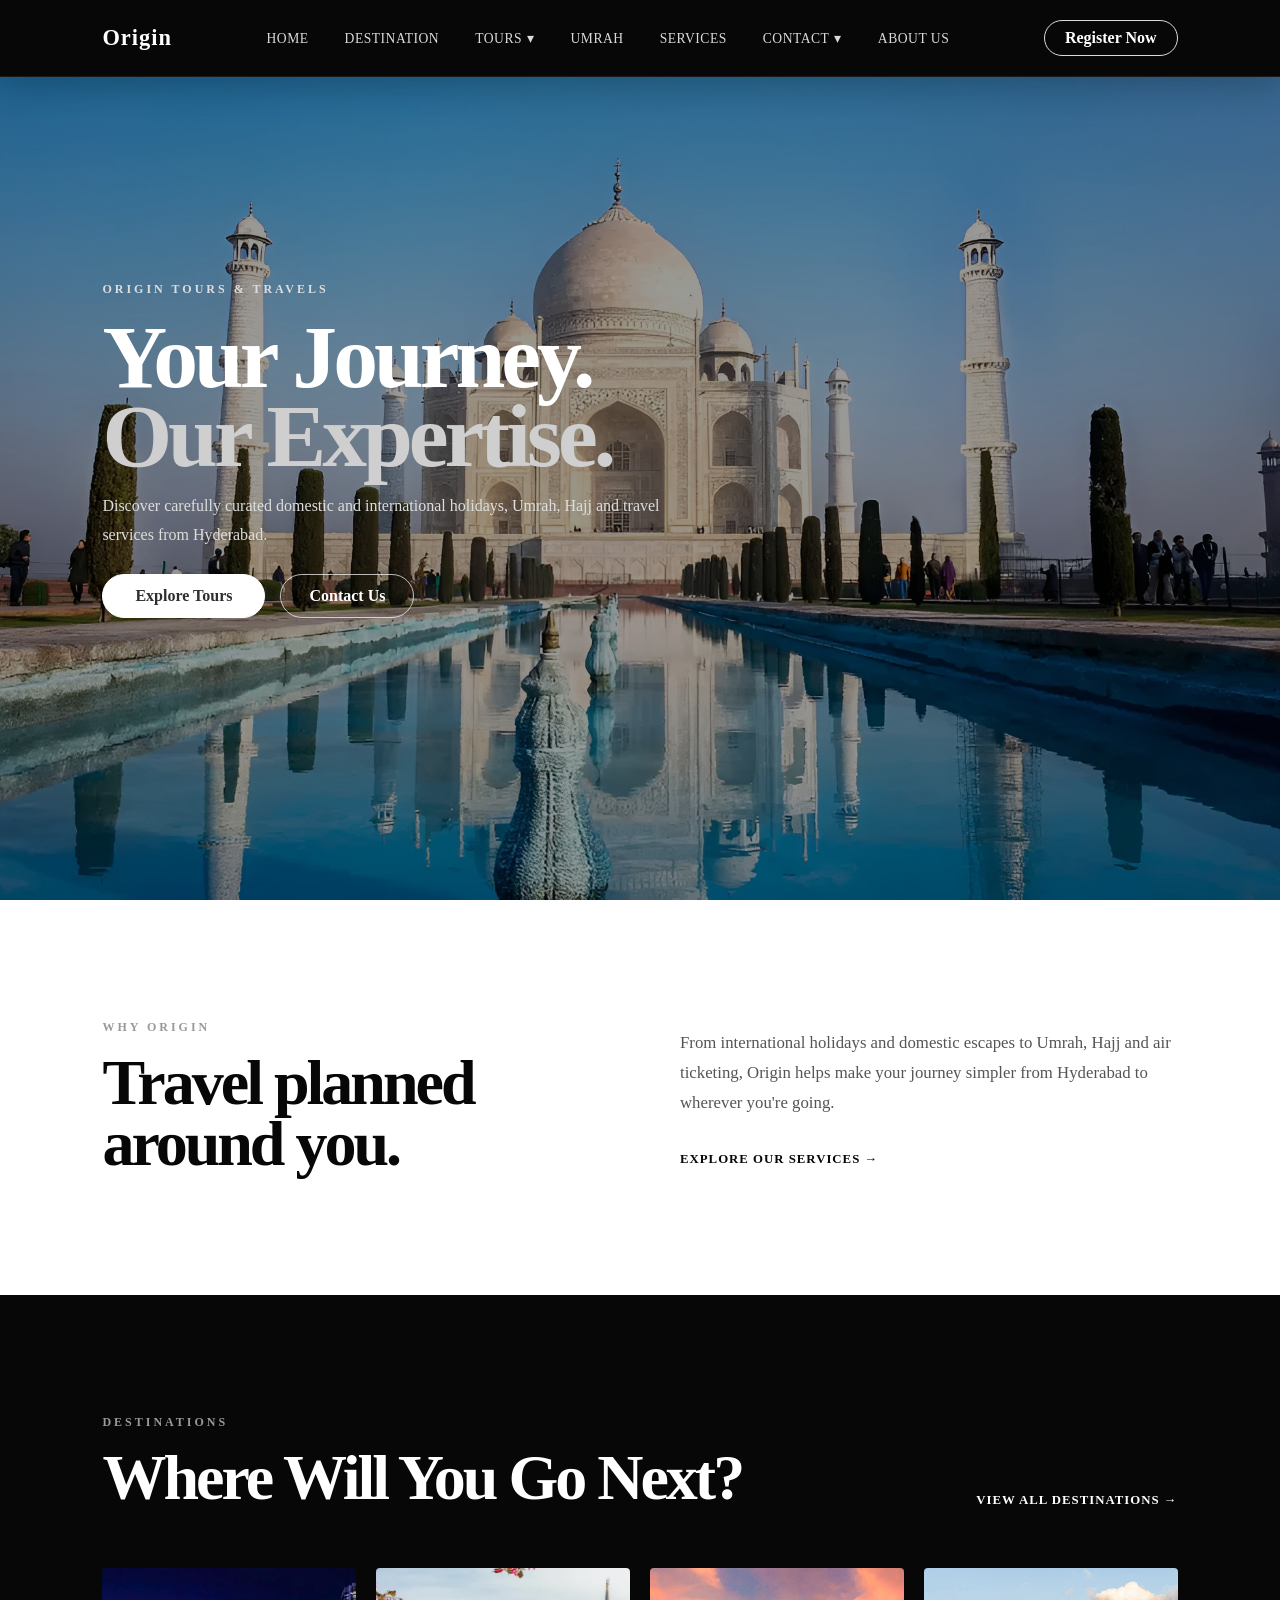
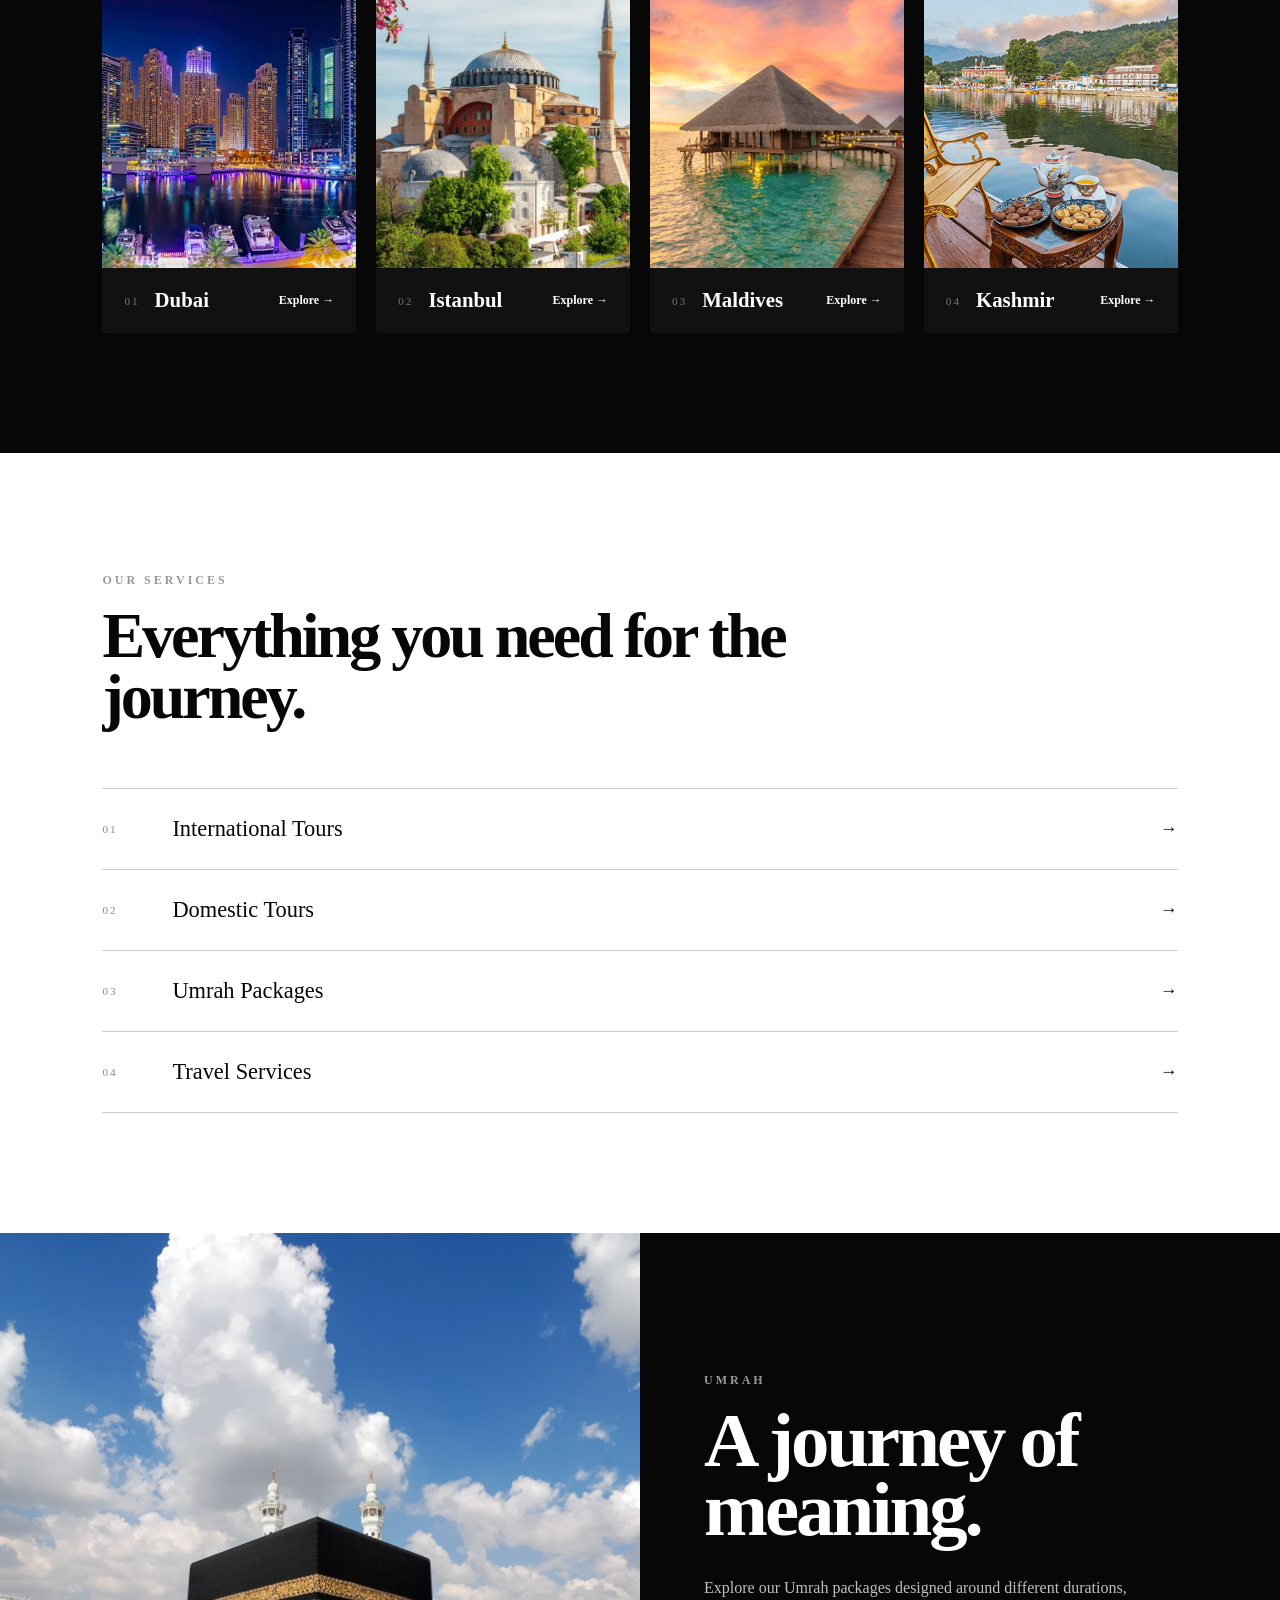
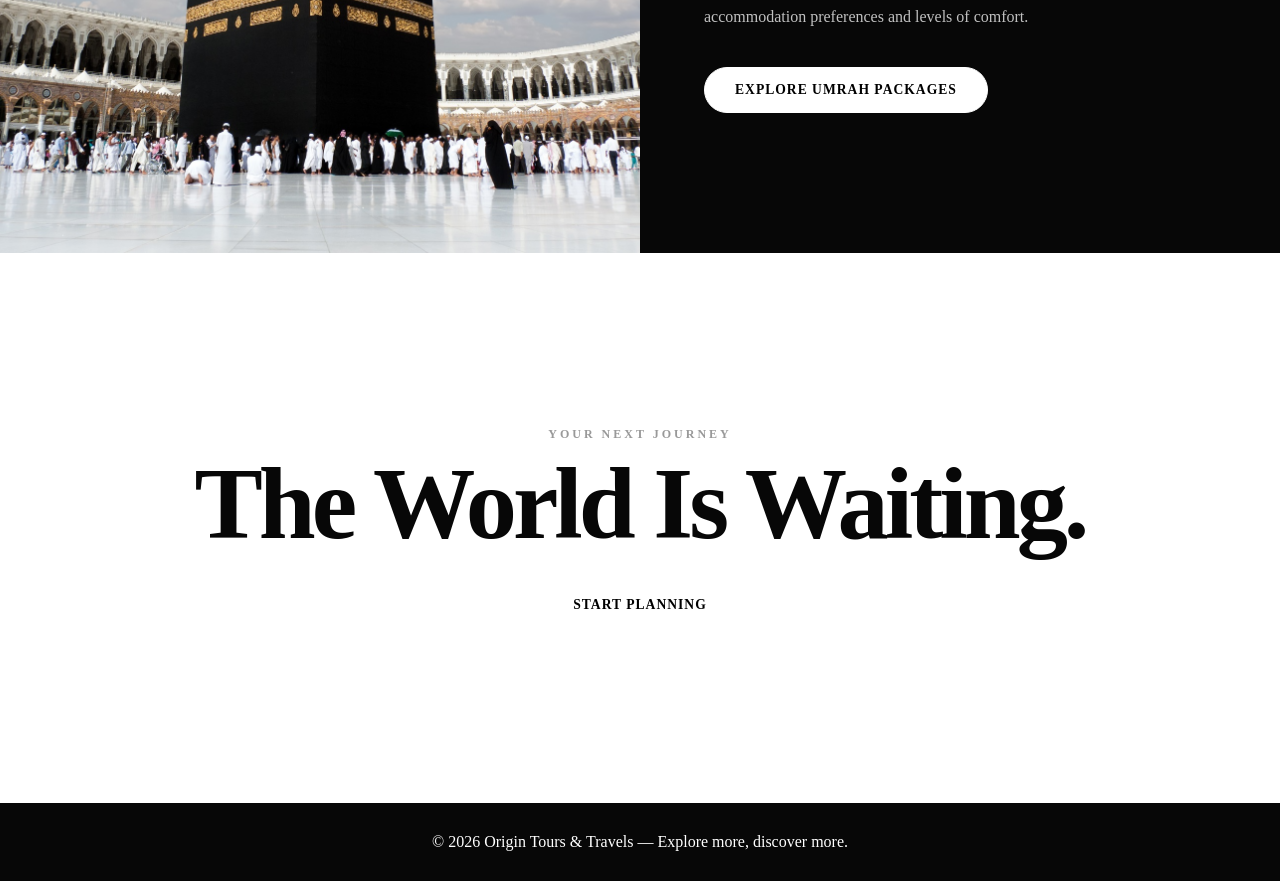
<file: Index.html>
<!DOCTYPE html>
<html lang="en">

<head>
    <meta charset="UTF-8">
    <meta name="viewport" content="width=device-width, initial-scale=1.0">

    <title>Origin Tours and Travels</title>

    <link rel="stylesheet" href="style.css">

    <style>
        @import url('https://fonts.googleapis.com/css2?family=Montserrat:ital,wght@1,200&display=swap');

        * {
            -webkit-user-drag: none;
        }
        /* ========================================================
           HOMEPAGE — HERO
        ======================================================== */

        .video-container {
            position: relative;
            width: 100%;
            height: 100vh;
            min-height: 700px;
            overflow: hidden;

            display: flex;
            align-items: center;

            padding: 0 8%;
        }

        .bg-video {
            position: absolute;
            inset: 0;

            width: 100%;
            height: 100%;

            object-fit: cover;
            z-index: 1;
        }

        .overlay {
            position: absolute;
            inset: 0;

            width: 100%;
            height: 100%;

            background: rgba(0, 0, 0, 0.4);
            z-index: 2;
        }

        .hero-content {
            position: relative;
            z-index: 3;

            max-width: 620px;

            display: flex;
            flex-direction: column;
            align-items: flex-start;

            gap: 16px;

            color: #ffffff;
            text-align: left;
            user-select: none;
        }

        .home-label {
            margin-bottom: 5px;

            font-size: 0.75rem;
            font-weight: 700;
            letter-spacing: 3px;
            text-transform: uppercase;

            color: #dddddd;
        }

        .hero-content h1 {
            max-width: 700px;

            font-size: clamp(3.5rem, 7vw, 7rem);
            line-height: 0.88;
            letter-spacing: -4px;
        }

        .hero-content h1 span {
            display: block;
            color: #cfcfcf;
        }

        .hero-content > p:not(.home-label) {
            max-width: 560px;

            color: #dddddd;
            line-height: 1.8;
        }

        .hero-actions {
            display: flex;
            align-items: center;
            gap: 15px;

            margin-top: 8px;
        }

        .hero-btn {
            display: inline-block;

            background-color: #ffffff;
            color: #060606d6;

            border: 1px solid #ffffff;
            padding: 12px 32px;

            border-radius: 30px;

            font-size: 1rem;
            font-weight: 700;

            text-decoration: none;
            cursor: pointer;
            user-select: none;

            transition:
                background-color 0.25s ease,
                color 0.25s ease,
                border-color 0.25s ease,
                transform 0.25s ease,
                box-shadow 0.25s ease;
        }

        .hero-btn:hover {
            background-color: transparent;
            color: #ffffff;

            border-color: rgba(255, 255, 255, 0.8);

            transform: translateY(-2px);

            box-shadow:
                0 8px 20px rgba(0, 0, 0, 0.25);
        }

        .hero-secondary-btn {
            display: inline-block;

            padding: 12px 28px;

            border: 1px solid rgba(255, 255, 255, 0.7);
            border-radius: 30px;

            background-color: transparent;
            color: #ffffff;

            text-decoration: none;

            font-size: 1rem;
            font-weight: 600;

            transition:
                background-color 0.25s ease,
                color 0.25s ease,
                border-color 0.25s ease,
                transform 0.25s ease,
                box-shadow 0.25s ease;
        }

        .hero-secondary-btn:hover {
            background-color: #ffffff;
            color: #000000;
            border-color: #ffffff;

            transform: translateY(-2px);

            box-shadow:
                0 8px 20px rgba(0, 0, 0, 0.25);
        }

        /* ========================================================
           HOMEPAGE — INTRO
        ======================================================== */

        .home-intro {
            display: grid;
            grid-template-columns: 1fr 1fr;
            gap: 80px;

            padding: 120px 8%;

            background-color: #ffffff;
            color: #070707;

            align-items: center;
        }

        .home-intro-heading {
            max-width: 650px;
        }

        .home-intro-heading h2 {
            font-size: clamp(2.8rem, 5vw, 5rem);
            line-height: 0.95;
            letter-spacing: -3px;
        }

        .home-intro-content {
            max-width: 550px;
        }

        .home-intro-content p {
            margin-bottom: 30px;

            color: #555555;

            line-height: 1.8;
            font-size: 1.05rem;
        }

        .home-text-link {
            display: inline-block;

            color: inherit;
            text-decoration: none;

            font-size: 0.8rem;
            font-weight: 700;
            letter-spacing: 1px;
            text-transform: uppercase;
        }

        .home-text-link:hover {
            text-decoration: underline;
        }

        /* ========================================================
           HOMEPAGE — DESTINATIONS
        ======================================================== */

        .home-destinations {
            padding: 120px 8%;

            background-color: #070707;
            color: #ffffff;
        }

        .home-section-heading {
            display: flex;
            justify-content: space-between;
            align-items: flex-end;

            gap: 40px;
            margin-bottom: 60px;
        }

        .home-section-heading h2 {
            max-width: 700px;

            font-size: clamp(2.8rem, 5vw, 5rem);
            line-height: 0.95;
            letter-spacing: -3px;
        }

        .home-section-heading .home-text-link {
            color: #ffffff;
            white-space: nowrap;
        }

        .home-destination-grid {
            display: grid;
            grid-template-columns: repeat(4, 1fr);
            gap: 20px;
        }

        .home-destination-card {
            background-color: #111111;

            overflow: hidden;
            border-radius: 4px;

            transition:
                transform 0.3s ease;
        }

        .home-destination-card:hover {
            transform: translateY(-8px);
        }

        .home-destination-image {
            width: 100%;
            height: 300px;

            overflow: hidden;
        }

        .home-destination-image img {
            width: 100%;
            height: 100%;

            display: block;

            object-fit: cover;

            transition:
                transform 0.5s ease;
        }

        .home-destination-card:hover
        .home-destination-image img {
            transform: scale(1.06);
        }

        .home-destination-content {
            padding: 22px;

            display: grid;
            grid-template-columns: auto 1fr auto;

            align-items: center;
            gap: 15px;
        }

        .home-destination-content span {
            color: #777777;

            font-size: 0.7rem;
            letter-spacing: 2px;
        }

        .home-destination-content h3 {
            font-size: 1.3rem;
            line-height: 1;
        }

        .home-destination-content a {
            color: #ffffff;

            text-decoration: none;

            font-size: 0.75rem;
            font-weight: 700;
        }

        .home-destination-content a:hover {
            text-decoration: underline;
        }

        /* ========================================================
           HOMEPAGE — SERVICES
        ======================================================== */

        .home-services {
            padding: 120px 8%;

            background-color: #ffffff;
            color: #070707;
        }

        .home-services-heading {
            max-width: 750px;
            margin-bottom: 60px;
        }

        .home-services-heading h2 {
            font-size: clamp(2.8rem, 5vw, 5rem);
            line-height: 0.95;
            letter-spacing: -3px;
        }

        .home-services-list {
            border-top: 1px solid #cccccc;
        }

        .home-service-item {
            display: grid;
            grid-template-columns: 70px 1fr auto;
            align-items: center;

            padding: 27px 0;

            border-bottom: 1px solid #cccccc;

            color: #070707;
            text-decoration: none;

            font-size: 1.4rem;

            transition:
                padding-left 0.2s ease;
        }

        .home-service-number {
            color: #888888;

            font-size: 0.7rem;
            letter-spacing: 2px;
        }

        .home-service-arrow {
            font-size: 1.1rem;
        }

        .home-service-item:hover {
            padding-left: 10px;
        }

        /* ========================================================
           HOMEPAGE — UMRAH
        ======================================================== */

        .home-umrah {
            display: grid;
            grid-template-columns: 1fr 1fr;

            min-height: 620px;

            background-color: #070707;
            color: #ffffff;
        }

        .home-umrah-image {
            min-height: 620px;
        }

        .home-umrah-image img {
            width: 100%;
            height: 100%;

            display: block;

            object-fit: cover;
        }

        .home-umrah-content {
            padding: 90px 10%;

            display: flex;
            flex-direction: column;
            justify-content: center;
            align-items: flex-start;
        }

        .home-umrah-content h2 {
            max-width: 600px;
            margin-bottom: 30px;

            font-size: clamp(3rem, 6vw, 6rem);
            line-height: 0.9;
            letter-spacing: -3px;
        }

        .home-umrah-content p:not(.section-label) {
            max-width: 500px;
            margin-bottom: 35px;

            color: #c0c0c0;

            line-height: 1.8;
        }

        /* ========================================================
           HOMEPAGE — CTA
        ======================================================== */

        .home-cta {
            min-height: 550px;

            padding: 100px 8%;

            background-color: #ffffff;
            color: #070707;

            display: flex;
            flex-direction: column;

            align-items: center;
            justify-content: center;

            text-align: center;
        }

        .home-cta h2 {
            max-width: 900px;
            margin-bottom: 35px;

            font-size: clamp(4rem, 8vw, 8rem);
            line-height: 0.85;
            letter-spacing: -4px;
        }

        /* ========================================================
           HOMEPAGE — RESPONSIVE
        ======================================================== */

        @media (max-width: 1100px) {

            .home-destination-grid {
                grid-template-columns: repeat(2, 1fr);
            }

        }

        @media (max-width: 900px) {

            .home-intro {
                grid-template-columns: 1fr;
                gap: 40px;
            }

            .home-umrah {
                grid-template-columns: 1fr;
            }

            .home-umrah-image {
                min-height: 450px;
            }

        }

        @media (max-width: 700px) {

            .video-container {
                min-height: 650px;
                padding: 0 6%;
            }

            .hero-content {
                max-width: 90%;
            }

            .hero-content h1 {
                font-size: clamp(3rem, 13vw, 4.5rem);
                letter-spacing: -2px;
            }

            .hero-actions {
                flex-wrap: wrap;
            }

            .home-intro,
            .home-destinations,
            .home-services,
            .home-cta {
                padding: 80px 6%;
            }

            .home-section-heading {
                flex-direction: column;
                align-items: flex-start;

                margin-bottom: 45px;
            }

            .home-destination-grid {
                grid-template-columns: 1fr;
            }

            .home-destination-image {
                height: 260px;
            }

            .home-service-item {
                grid-template-columns: 45px 1fr auto;
                font-size: 1.1rem;
            }

            .home-umrah-image {
                min-height: 350px;
            }

            .home-umrah-content {
                padding: 70px 6%;
            }

            .home-cta {
                min-height: 400px;
            }

            .home-cta h2 {
                font-size: clamp(3.5rem, 14vw, 5rem);
                letter-spacing: -3px;
            }

        }
    </style>
</head>

<body>

    <!-- ========================================================
         HERO
    ========================================================= -->

    <section class="video-container">

        <header class="navbar">

            <div class="logo">
                Origin
            </div>

            <nav class="nav-links">

                <div class="nav-item">
                    <a href="index.html" class="nav-link">
                        Home
                    </a>
                </div>

                <div class="nav-item">
                    <a href="Destination.html" class="nav-link">
                        Destination
                    </a>
                </div>

                <div class="nav-item has-dropdown">
                    <a href="tours.html" class="nav-link">
                        Tours
                    </a>

                    <div class="dropdown">
                        <a href="Internationaltours.html">
                            International Tours
                        </a>

                        <a href="Domestictours.html">
                            Domestic Tours
                        </a>
                    </div>
                </div>

                <div class="nav-item">

                    <a href="Umrah.html" class="nav-link">
                        Umrah
                    </a>
                
                </div>

                <div class="nav-item">
                    <a href="services.html" class="nav-link">
                        Services
                    </a>
                </div>

                <div class="nav-item has-dropdown">
                    <a href="contact.html" class="nav-link">
                        Contact
                    </a>

                    <div class="dropdown">
                        <a href="contact.html">
                            Contact Page
                        </a>

                        <a href="mailto:Originsoftware@gmail.com">
                            Email
                        </a>

                        <a
                            href="https://www.instagram.com/originsoftwares"
                            target="_blank"
                        >
                            Instagram
                        </a>
                    </div>
                </div>

                <div class="nav-item">
                    <a href="about.html" class="nav-link">
                        About Us
                    </a>
                </div>

            </nav>

            <a href="contact.html" class="nav-btn">
                Register Now
            </a>

        </header>

        <video
            autoplay
            loop
            muted
            playsinline
            preload="auto"
            poster="New folder/01-north-india-banner.png"
            class="bg-video"
        >
            <source
                src="New folder/15650-265858375_medium.mp4"
                type="video/mp4"
            >
        </video>

        <div class="overlay"></div>

        <div class="hero-content">

            <p class="home-label">
                ORIGIN TOURS &amp; TRAVELS
            </p>

            <h1>
                Your Journey.
                <span>Our Expertise.</span>
            </h1>

            <p>
                Discover carefully curated domestic and international
                holidays, Umrah, Hajj and travel services from Hyderabad.
            </p>

            <div class="hero-actions">

                <a
                    href="tours.html"
                    class="hero-btn"
                >
                    Explore Tours
                </a>

                <a
                    href="contact.html"
                    class="hero-secondary-btn"
                >
                    Contact Us
                </a>

            </div>

        </div>

    </section>


    <main>

        <!-- ====================================================
             INTRO
        ===================================================== -->

        <section class="home-intro">

            <div class="home-intro-heading">

                <p class="section-label">
                    WHY ORIGIN
                </p>

                <h2>
                    Travel planned
                    around you.
                </h2>

            </div>

            <div class="home-intro-content">

                <p>
                    From international holidays and domestic escapes to
                    Umrah, Hajj and air ticketing, Origin helps make your
                    journey simpler from Hyderabad to wherever you're going.
                </p>

                <a
                    href="services.html"
                    class="home-text-link"
                >
                    Explore Our Services &rarr;
                </a>

            </div>

        </section>


        <!-- ====================================================
             DESTINATIONS
        ===================================================== -->

        <section class="home-destinations">

            <div class="home-section-heading">

                <div>

                    <p class="section-label">
                        DESTINATIONS
                    </p>

                    <h2>
                        Where Will You
                        Go Next?
                    </h2>

                </div>

                <a
                    href="Destination.html"
                    class="home-text-link"
                >
                    View All Destinations &rarr;
                </a>

            </div>


            <div class="home-destination-grid">

                <article class="home-destination-card">

                    <div class="home-destination-image">
                        <img
                            src="New folder/Dubai.jpg"
                            alt="Dubai"
                        >
                    </div>

                    <div class="home-destination-content">
                        <span>01</span>

                        <h3>
                            Dubai
                        </h3>

                        <a href="Internationaltours.html">
                            Explore &rarr;
                        </a>
                    </div>

                </article>


                <article class="home-destination-card">

                    <div class="home-destination-image">
                        <img
                            src="New folder/attractions-in-istanbul.png"
                            alt="Istanbul"
                        >
                    </div>

                    <div class="home-destination-content">
                        <span>02</span>

                        <h3>
                            Istanbul
                        </h3>

                        <a href="Internationaltours.html">
                            Explore &rarr;
                        </a>
                    </div>

                </article>


                <article class="home-destination-card">

                    <div class="home-destination-image">
                        <img
                            src="New folder/banner_themaldives_01.jpg"
                            alt="Maldives"
                        >
                    </div>

                    <div class="home-destination-content">
                        <span>03</span>

                        <h3>
                            Maldives
                        </h3>

                        <a href="Internationaltours.html">
                            Explore &rarr;
                        </a>
                    </div>

                </article>


                <article class="home-destination-card">

                    <div class="home-destination-image">
                        <img
                            src="New folder/kashmir.png"
                            alt="Kashmir"
                        >
                    </div>

                    <div class="home-destination-content">
                        <span>04</span>

                        <h3>
                            Kashmir
                        </h3>

                        <a href="Domestictours.html">
                            Explore &rarr;
                        </a>
                    </div>

                </article>

            </div>

        </section>


        <!-- ====================================================
             SERVICES
        ===================================================== -->

        <section class="home-services">

            <div class="home-services-heading">

                <p class="section-label">
                    OUR SERVICES
                </p>

                <h2>
                    Everything you need
                    for the journey.
                </h2>

            </div>


            <div class="home-services-list">

                <a
                    href="Internationaltours.html"
                    class="home-service-item"
                >
                    <span class="home-service-number">
                        01
                    </span>

                    <span>
                        International Tours
                    </span>

                    <span class="home-service-arrow">
                        &rarr;
                    </span>
                </a>


                <a
                    href="Domestictours.html"
                    class="home-service-item"
                >
                    <span class="home-service-number">
                        02
                    </span>

                    <span>
                        Domestic Tours
                    </span>

                    <span class="home-service-arrow">
                        &rarr;
                    </span>
                </a>


                <a
                    href="Umrah.html"
                    class="home-service-item"
                >
                    <span class="home-service-number">
                        03
                    </span>

                    <span>
                        Umrah Packages
                    </span>

                    <span class="home-service-arrow">
                        &rarr;
                    </span>
                </a>


                <a
                    href="services.html"
                    class="home-service-item"
                >
                    <span class="home-service-number">
                        04
                    </span>

                    <span>
                        Travel Services
                    </span>

                    <span class="home-service-arrow">
                        &rarr;
                    </span>
                </a>

            </div>

        </section>


        <!-- ====================================================
             UMRAH FEATURE
        ===================================================== -->

        <section class="home-umrah">

            <div class="home-umrah-image">

                <img
                    src="New folder/umrah1.jpg"
                    alt="Makkah"
                >

            </div>


            <div class="home-umrah-content">

                <p class="section-label">
                    UMRAH
                </p>

                <h2>
                    A journey
                    of meaning.
                </h2>

                <p>
                    Explore our Umrah packages designed around
                    different durations, accommodation preferences
                    and levels of comfort.
                </p>

                <a
                    href="Umrah.html"
                    class="home-btn"
                >
                    Explore Umrah Packages
                </a>

            </div>

        </section>


        <!-- ====================================================
             FINAL CTA
        ===================================================== -->

        <section class="home-cta">

            <p class="section-label">
                YOUR NEXT JOURNEY
            </p>

            <h2>
                The World
                Is Waiting.
            </h2>

            <a
                href="contact.html"
                class="home-btn"
            >
                Start Planning
            </a>

        </section>

    </main>


    <!-- ========================================================
         FOOTER
    ========================================================= -->

    <footer class="hero-footer">

        <p>
            &copy; 2026 Origin Tours &amp; Travels
            &mdash;
            Explore more, discover more.
        </p>

    </footer>

</body>

</html>
</file>
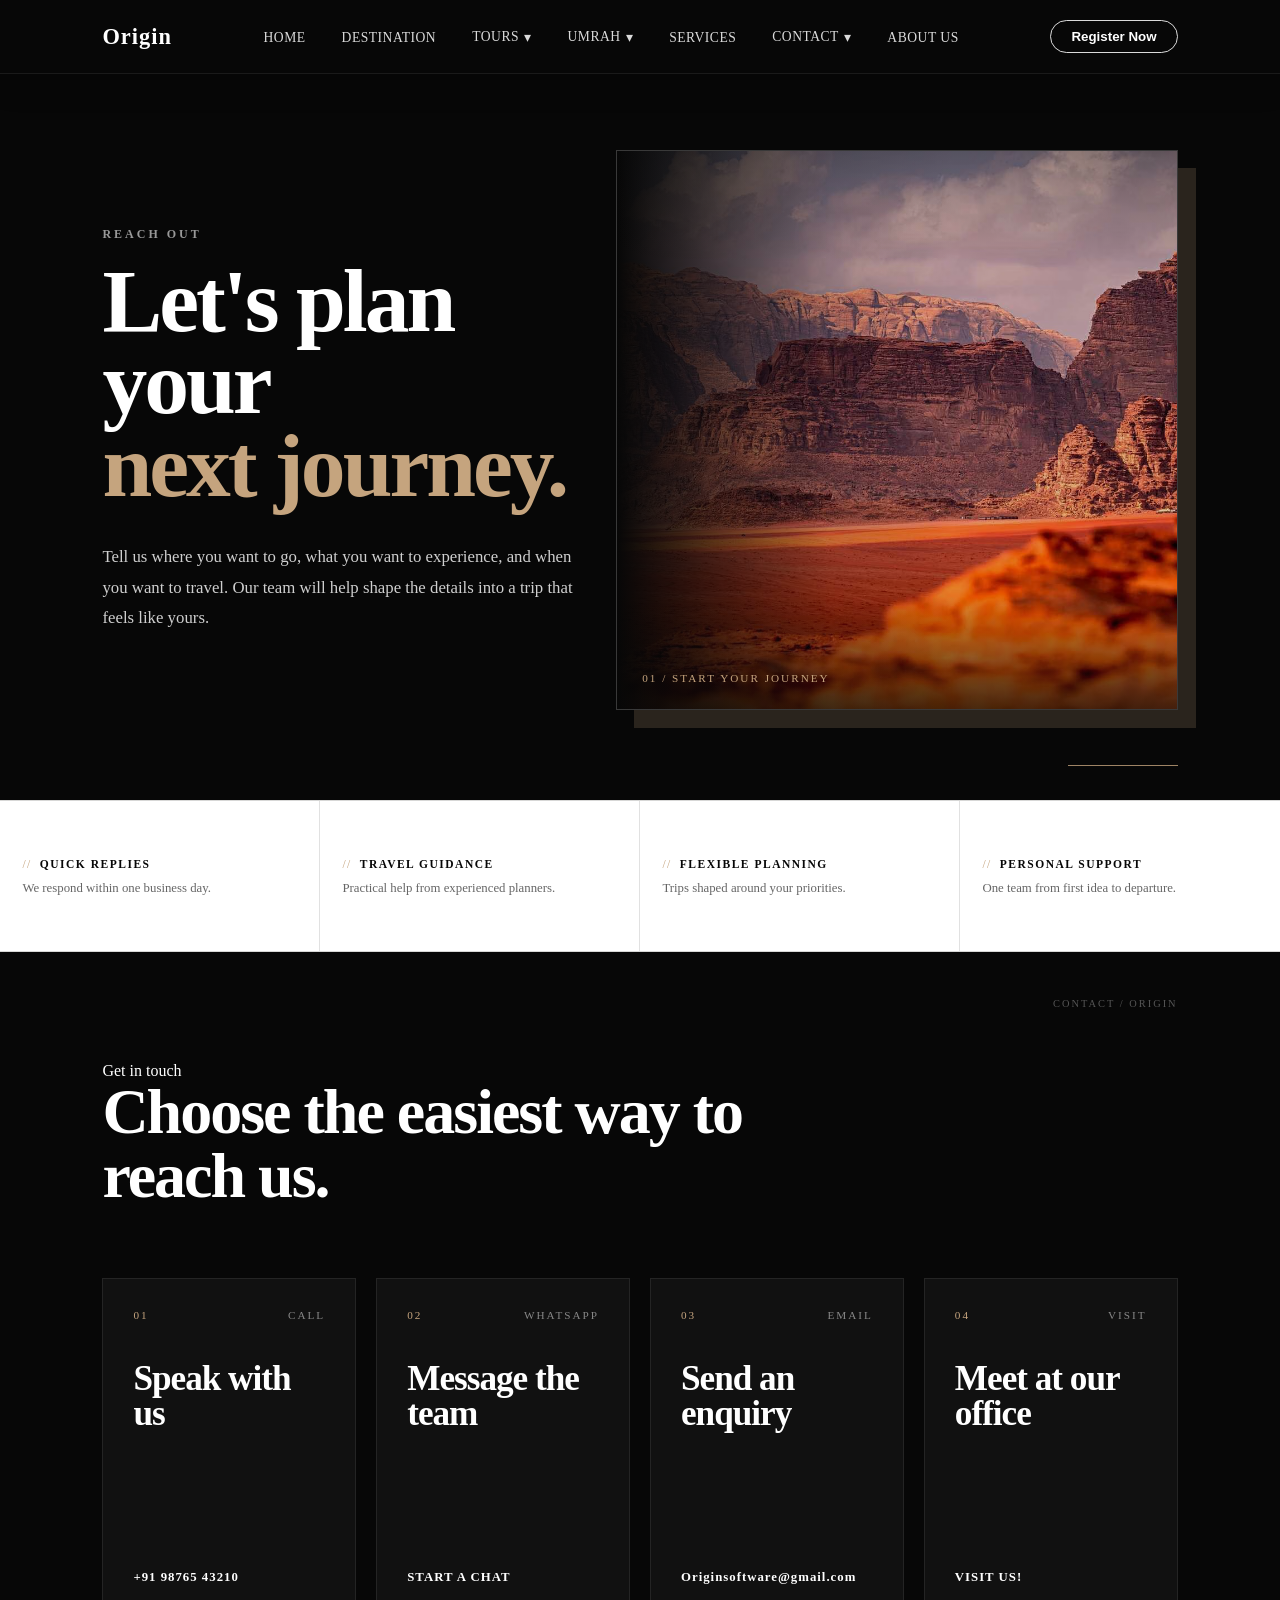
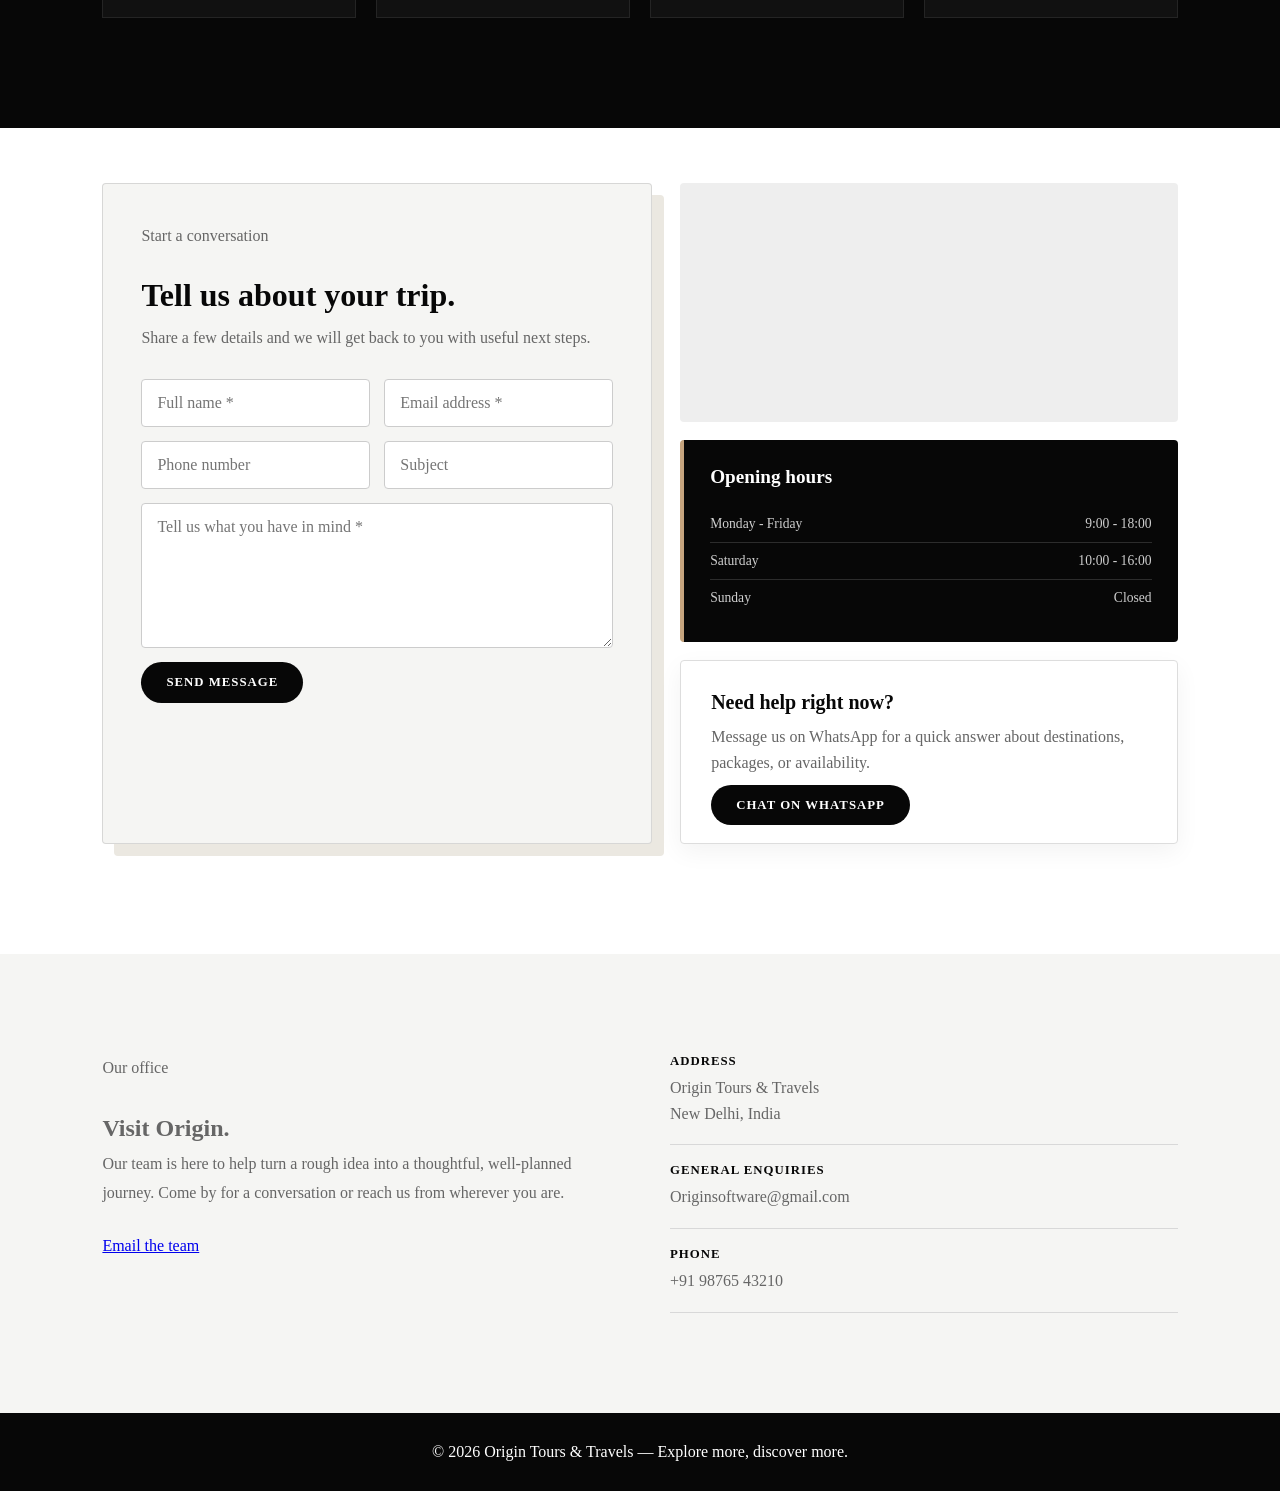
<file: contact.html>
<!DOCTYPE html>
<html lang="en" style="background:#070707;">

<head>
    <meta charset="UTF-8">
    <meta name="viewport" content="width=device-width, initial-scale=1.0">

    <title>Origin — Contact</title>

    <link rel="stylesheet" href="style.css">

    <style>
        @import url('https://fonts.googleapis.com/css2?family=Montserrat:ital,wght@1,200&display=swap');
        * {
            -webkit-user-drag: none;
        }
        :root {
            --contact-sand: #c5a47e;
            --contact-line: rgba(7, 7, 7, 0.12);
        }

        /* HERO */

        .contact-hero {
            position: relative;
            min-height: 75vh;
            padding: 150px 8% 90px;

            display: grid;
            grid-template-columns: 45% 55%;
            align-items: center;

            background: #070707;
            color: #ffffff;

            overflow: hidden;
        }

        .contact-hero::after {
            content: "";
            position: absolute;
            right: 8%;
            bottom: 34px;
            width: 110px;
            height: 1px;
            background: var(--contact-sand);
            opacity: 0.8;
        }

        .contact-hero-content {
            position: relative;
            z-index: 2;
            max-width: 800px;
        }

        .contact-hero h1 {
            max-width: 800px;
            font-size: clamp(3.2rem, 7vw, 6.5rem);
            line-height: 0.92;
            font-weight: 700;
            letter-spacing: -3px;
        }

        .contact-hero h1 span {
            display: block;
            color: var(--contact-sand);
        }

        .contact-hero-copy {
            max-width: 620px;
            margin-top: 35px;
            color: #cfcfcf;
            font-size: 1.05rem;
            line-height: 1.8;
        }

        /* HERO IMAGE */

        .contact-hero-visual {
            position: relative;
            height: 560px;
            margin-left: 30px;
            overflow: hidden;
            align-self: center;

            border: 1px solid rgba(255, 255, 255, 0.2);

            box-shadow:
                18px 18px 0 rgba(197, 164, 126, 0.18);
        }

        .contact-hero-visual img {
            width: 100%;
            height: 100%;
            display: block;
            object-fit: cover;
            object-position: center;
            opacity: 0.9;
        }

        .contact-hero-visual::after {
            content: "";
            position: absolute;
            inset: 0;

            background: linear-gradient(
                to right,
                #070707 0%,
                rgba(7, 7, 7, 0.75) 12%,
                rgba(7, 7, 7, 0.15) 38%,
                transparent 60%
            );
        }

        .contact-hero-visual::before {
            content: "";
            position: absolute;
            inset: 0;
            z-index: 1;

            background: linear-gradient(
                to bottom,
                rgba(7, 7, 7, 0.35),
                transparent 20%,
                transparent 80%,
                rgba(7, 7, 7, 0.7)
            );
        }

        .contact-image-caption {
            position: absolute;
            z-index: 2;
            right: 25px;
            bottom: 25px;
            left: 25px;

            display: flex;
            justify-content: space-between;
            align-items: center;

            color: var(--contact-sand);

            font-size: 0.7rem;
            letter-spacing: 2px;
            text-transform: uppercase;
        }

        /* BENEFITS */

        .contact-benefits {
            position: relative;
            display: grid;
            grid-template-columns: repeat(4, minmax(0, 1fr));

            background: #f5f5f3;
            color: #070707;

            border-top: 1px solid var(--contact-line);
            border-bottom: 1px solid var(--contact-line);
        }

        .contact-benefit {
            position: relative;
            min-height: 150px;
            padding: 30px 7% 26px;

            display: flex;
            flex-direction: column;
            justify-content: center;

            background: #ffffff;
            border-right: 1px solid var(--contact-line);

            transition:
                background-color 0.25s ease,
                transform 0.25s ease;
        }

        .contact-benefit:hover {
            background: #faf8f4;
            transform: translateY(-4px);
        }

        .contact-benefit:last-child {
            border-right: none;
        }

        .contact-benefit strong {
            display: block;
            margin-bottom: 8px;

            color: #070707;

            font-size: 0.72rem;
            font-weight: 700;
            letter-spacing: 1.5px;
            text-transform: uppercase;
        }

        .contact-benefit strong::before {
            content: "//";
            margin-right: 8px;
            color: var(--contact-sand);
            font-weight: 400;
        }

        .contact-benefit span {
            color: #666666;
            font-size: 0.8rem;
            line-height: 1.6;
        }

        /* METHODS */

        .contact-methods {
            position: relative;
            padding: 110px 8%;

            background: #070707;
            color: #ffffff;

            overflow: hidden;
        }

        .contact-methods::before {
            content: "CONTACT / ORIGIN";

            position: absolute;
            top: 46px;
            right: 8%;

            color: #555555;

            font-size: 0.65rem;
            letter-spacing: 2px;
        }

        .contact-methods-heading {
            max-width: 700px;
            margin-bottom: 70px;
        }

        .contact-methods-heading h2 {
            font-size: clamp(2.5rem, 5vw, 4.5rem);
            line-height: 1;
            letter-spacing: -2px;
        }

        .contact-methods-grid {
            display: grid;
            grid-template-columns: repeat(4, 1fr);
            gap: 20px;
        }

        .contact-method {
            min-height: 340px;
            padding: 30px;

            background-color: #111111;
            border: 1px solid #242424;

            display: flex;
            flex-direction: column;
            justify-content: space-between;

            transition:
                transform 0.3s ease,
                background-color 0.3s ease,
                border-color 0.3s ease;

            box-shadow:
                inset 0 3px 0 transparent;
        }

        .contact-method-top {
            display: flex;
            justify-content: space-between;
            align-items: center;
            margin-bottom: 40px;
        }

        .contact-method-number,
        .contact-method-type {
            font-size: 0.7rem;
            letter-spacing: 2px;
            color: #888888;
        }

        .contact-method-number {
            color: var(--contact-sand);
        }

        .contact-method-content {
            flex: 1;
            display: flex;
            flex-direction: column;
        }

        .contact-method-content a {
            margin-top: auto;
        }

        #email-method a {
            display: inline-block;
            color: #ffffff;
            text-decoration: none;
            font-size: 0.8rem;
            font-weight: 700;
            letter-spacing: 1px;
            text-transform: none;
        }

        #email-method a:hover {
            text-decoration: underline;
        }

        .contact-method:hover {
            transform: translateY(-8px);
            background-color: #181818;
            border-color: #444444;

            box-shadow:
                inset 0 3px 0 var(--contact-sand);
        }

        .contact-method h3 {
            margin-bottom: 18px;
            font-size: 2.2rem;
            line-height: 1;
            letter-spacing: -1px;
        }

        .contact-method a,
        .contact-method p {
            color: #cfcfcf;
            font-size: 0.88rem;
            line-height: 1.6;
            text-decoration: none;
        }

        .contact-method a {
            display: inline-block;
            color: #ffffff;
            font-size: 0.8rem;
            font-weight: 700;
            letter-spacing: 1px;
            text-transform: uppercase;
        }

        .contact-method a:hover {
            text-decoration: underline;
        }

        /* WORKSPACE */

        .contact-workspace {
            display: grid;
            grid-template-columns: 1.05fr 0.95fr;
            gap: 28px;

            padding: 55px 8% 110px;
            background: #ffffff;
        }

        .contact-form-panel {
            padding: 38px;
            background: #f5f5f3;

            border-radius: 4px;
            border: 1px solid var(--contact-line);

            box-shadow:
                12px 12px 0 #ebe8e1;
        }

        .contact-form-panel h2 {
            margin-bottom: 10px;
            font-size: 2rem;
        }

        .contact-form-panel > p {
            margin-bottom: 28px;
            color: #666666;
            line-height: 1.7;
        }

        .contact-form {
            display: grid;
            grid-template-columns: 1fr 1fr;
            gap: 14px;
        }

        .contact-form textarea,
        .contact-form input {
            width: 100%;
            padding: 14px 15px;

            border: 1px solid #cccccc;
            border-radius: 4px;

            background: #ffffff;
            color: #111111;

            font: inherit;

            transition:
                border-color 0.2s ease,
                box-shadow 0.2s ease;
        }

        .contact-form textarea:focus,
        .contact-form input:focus {
            outline: none;
            border-color: var(--contact-sand);

            box-shadow:
                0 0 0 3px rgba(197, 164, 126, 0.18);
        }

        .contact-form textarea {
            min-height: 145px;
            grid-column: 1 / -1;
            resize: vertical;
        }

        .contact-form button,
        .contact-help a {
            width: fit-content;
            padding: 13px 25px;

            border: 0;
            border-radius: 30px;

            background: #070707;
            color: #ffffff;

            font: inherit;
            font-size: 0.8rem;
            font-weight: 700;
            letter-spacing: 1px;
            text-transform: uppercase;

            cursor: pointer;
            text-decoration: none;

            transition:
                background-color 0.2s ease,
                color 0.2s ease,
                transform 0.2s ease;
        }

        .contact-form button:hover,
        .contact-help a:hover {
            transform: translateY(-2px);
            background: var(--contact-sand);
            color: #070707;
        }

        .contact-side {
            display: grid;
            gap: 18px;
        }

        .contact-map {
            min-height: 235px;
            overflow: hidden;
            border-radius: 4px;
            background: #eeeeee;
        }

        .contact-map iframe {
            width: 100%;
            height: 100%;
            min-height: 235px;
            border: 0;
        }

        .contact-hours {
            padding: 26px;

            background: #070707;
            color: #ffffff;

            border-radius: 4px;
            border-left: 4px solid var(--contact-sand);
        }

        .contact-hours h3 {
            margin-bottom: 18px;
            font-size: 1.2rem;
        }

        .contact-hours p {
            display: flex;
            justify-content: space-between;
            gap: 20px;

            padding: 10px 0;

            border-bottom: 1px solid rgba(255, 255, 255, 0.15);

            color: #cfcfcf;
            font-size: 0.85rem;
        }

        .contact-hours p:last-child {
            border-bottom: 0;
        }

        .contact-help {
            padding: 30px;

            background: #ffffff;
            color: #070707;

            border: 1px solid #dddddd;
            border-radius: 4px;

            box-shadow:
                0 8px 24px rgba(7, 7, 7, 0.05);
        }

        .contact-help h3 {
            margin-bottom: 10px;
            font-size: 1.25rem;
        }

        .contact-help p {
            margin-bottom: 20px;
            color: #666666;
            line-height: 1.6;
        }

        /* OFFICE */

        .contact-office {
            display: grid;
            grid-template-columns: 1fr 1fr;
            gap: 60px;

            padding: 100px 8%;
            background: #f5f5f3;
        }

        .contact-office-copy {
            max-width: 560px;
            color: #666666;
            line-height: 1.8;
        }

        .contact-office-copy p {
            margin-bottom: 24px;
        }

        .contact-office-list {
            display: grid;
            gap: 18px;
        }

        .contact-office-item {
            padding-bottom: 18px;
            border-bottom: 1px solid #d8d8d8;
        }

        .contact-office-item strong {
            display: block;
            margin-bottom: 6px;

            color: #070707;

            font-size: 0.8rem;
            letter-spacing: 1px;
            text-transform: uppercase;
        }

        .contact-office-item span {
            color: #666666;
            line-height: 1.6;
        }

        /* RESPONSIVE */

        @media (max-width: 900px) {

            .contact-hero,
            .contact-workspace,
            .contact-office {
                grid-template-columns: 1fr;
            }

            .contact-hero-copy {
                margin-top: 35px;
            }

            .contact-hero-content {
                margin-bottom: 50px;
            }

            .contact-hero-visual {
                height: 450px;
                margin-left: 0;
            }

            .contact-methods-grid {
                grid-template-columns: repeat(2, 1fr);
            }

            .contact-benefits {
                grid-template-columns: repeat(2, minmax(0, 1fr));
            }

            .contact-benefit:nth-child(2n) {
                border-right: none;
            }
        }

        @media (max-width: 600px) {

            .contact-hero,
            .contact-methods,
            .contact-workspace,
            .contact-office {
                padding-left: 6%;
                padding-right: 6%;
            }

            .contact-hero {
                padding-top: 130px;
            }

            .contact-methods-grid,
            .contact-benefits,
            .contact-form {
                grid-template-columns: 1fr;
            }

            .contact-benefit,
            .contact-benefit:nth-child(2n) {
                border-right: none;
                border-bottom: 1px solid rgba(7, 7, 7, 0.08);
            }

            .contact-benefit:last-child {
                border-bottom: none;
            }

            .contact-form-panel {
                padding: 25px;
            }
        }
    </style>
    <script>
        document.addEventListener("dragstart", function (event) {
    const selection = window.getSelection();

    if (selection && !selection.isCollapsed) {
        event.preventDefault();
    }
}, true);
    </script>
</head>

<body style="background:#070707;">

    <header class="navbar">

        <div class="logo">
            Origin
        </div>

        <nav class="nav-links">

            <div class="nav-item">
                <a href="index.html" class="nav-link">Home</a>
            </div>

            <div class="nav-item">
                <a href="Destination.html" class="nav-link">Destination</a>
            </div>

            <div class="nav-item has-dropdown">

                <a href="tours.html" class="nav-link">
                    Tours
                </a>

                <div class="dropdown">

                    <a href="Internationaltours.html">
                        International Tours
                    </a>

                    <a href="Domestictours.html">
                        Domestic Tours
                    </a>

                </div>

            </div>

            <div class="nav-item has-dropdown">

                <a href="Umrah.html" class="nav-link">
                    Umrah
                </a>

                <div class="dropdown">

                    <a href="Umrah.html">
                        Economy Umrah
                    </a>

                    <a href="Umrah.html">
                        VIP Umrah
                    </a>

                </div>

            </div>

            <div class="nav-item">

                <a href="services.html" class="nav-link">
                    Services
                </a>

            </div>

            <div class="nav-item has-dropdown">

                <a href="contact.html" class="nav-link">
                    Contact
                </a>

                <div class="dropdown">

                    <a href="contact.html">
                        Contact Page
                    </a>

                    <a href="mailto:Originsoftware@gmail.com">
                        Email
                    </a>

                    <a
                        href="https://www.instagram.com/originsoftwares"
                        target="_blank"
                    >
                        Instagram
                    </a>

                </div>

            </div>

            <div class="nav-item">

                <a href="about.html" class="nav-link">
                    About Us
                </a>

            </div>

        </nav>

        <button class="nav-btn">
            Register Now
        </button>

    </header>

    <main>

        <section class="contact-hero">

            <div class="contact-hero-content">

                <p class="section-label">
                    REACH OUT
                </p>

                <h1>
                    Let's plan your
                    <span>next journey.</span>
                </h1>

                <p class="contact-hero-copy">
                    Tell us where you want to go, what you want to experience,
                    and when you want to travel. Our team will help shape the
                    details into a trip that feels like yours.
                </p>

            </div>

            <div class="contact-hero-visual">

                <img
                    src="New folder/Desert2.avif"
                    alt="Desert travel landscape"
                >

                <div class="contact-image-caption">
                    01 / START YOUR JOURNEY
                </div>

            </div>

        </section>

        <section
            class="contact-benefits"
            aria-label="Contact benefits"
        >

            <div class="contact-benefit">
                <strong>Quick replies</strong>
                <span>We respond within one business day.</span>
            </div>

            <div class="contact-benefit">
                <strong>Travel guidance</strong>
                <span>Practical help from experienced planners.</span>
            </div>

            <div class="contact-benefit">
                <strong>Flexible planning</strong>
                <span>Trips shaped around your priorities.</span>
            </div>

            <div class="contact-benefit">
                <strong>Personal support</strong>
                <span>One team from first idea to departure.</span>
            </div>

        </section>

        <section class="contact-methods">

            <div class="contact-methods-heading">

                <p class="contact-section-label">
                    Get in touch
                </p>

                <h2>
                    Choose the easiest way to reach us.
                </h2>

            </div>

            <div class="contact-methods-grid">

                <article class="contact-method">

                    <div class="contact-method-top">

                        <span class="contact-method-number">
                            01
                        </span>

                        <span class="contact-method-type">
                            CALL
                        </span>

                    </div>

                    <div class="contact-method-content">

                        <h3>
                            Speak with us
                        </h3>

                        <a href="tel:+919876543210">
                            +91 98765 43210
                        </a>

                    </div>

                </article>

                <article class="contact-method">

                    <div class="contact-method-top">

                        <span class="contact-method-number">
                            02
                        </span>

                        <span class="contact-method-type">
                            WHATSAPP
                        </span>

                    </div>

                    <div class="contact-method-content">

                        <h3>
                            Message the team
                        </h3>

                        <a href="https://wa.me/919876543210">
                            Start a chat
                        </a>

                    </div>

                </article>

                <article
                    class="contact-method"
                    id="email-method"
                >

                    <div class="contact-method-top">

                        <span class="contact-method-number">
                            03
                        </span>

                        <span class="contact-method-type">
                            EMAIL
                        </span>

                    </div>

                    <div class="contact-method-content">

                        <h3>
                            Send an enquiry
                        </h3>

                        <a href="mailto:Originsoftware@gmail.com">
                            Originsoftware@gmail.com
                        </a>

                    </div>

                </article>

                <article class="contact-method">

                    <div class="contact-method-top">

                        <span class="contact-method-number">
                            04
                        </span>

                        <span class="contact-method-type">
                            VISIT
                        </span>

                    </div>

                    <div class="contact-method-content">

                        <h3>
                            Meet at our office
                        </h3>

                        <a href="https://maps.app.goo.gl/6pNUpUWs5evcBnrm7">
                            VISIT US!
                        </a>

                    </div>

                </article>

            </div>

        </section>

        <section class="contact-workspace">

            <div class="contact-form-panel">

                <p class="contact-section-label">
                    Start a conversation
                </p>

                <h2>
                    Tell us about your trip.
                </h2>

                <p>
                    Share a few details and we will get back to you with useful
                    next steps.
                </p>

                <form
                    id="contact-form"
                    class="contact-form"
                >

                    <input
                        type="text"
                        id="name"
                        placeholder="Full name *"
                        required
                    >

                    <input
                        type="email"
                        id="email"
                        placeholder="Email address *"
                        required
                    >

                    <input
                        type="tel"
                        id="phone"
                        placeholder="Phone number"
                    >

                    <input
                        type="text"
                        id="subject"
                        placeholder="Subject"
                    >

                    <textarea
                        id="message"
                        placeholder="Tell us what you have in mind *"
                        required
                    ></textarea>

                    <button type="submit">
                        Send message
                    </button>

                </form>

            </div>

            <div class="contact-side">

                <div class="contact-map">

                    <iframe
                        src="https://www.google.com/maps/embed?pb=!1m14!1m8!1m3!1d951.8175685762417!2d78.4466372!3d17.3988124!3m2!1i1024!2i768!4f13.1!3m3!1m2!1s0x3bcb977d15dafc6b%3A0x94ba7b774d9ffdb9!2sOrigin%20Tours%20and%20Travels%20-%20Umrah%20Packages!5e0!3m2!1sen!2sin!4v1789130022790!5m2!1sen!2sin&amp;maptype=satellite"
                        width="600"
                        height="450"
                        style="border: 0;"
                        allowfullscreen=""
                        loading="lazy"
                        referrerpolicy="strict-origin-when-cross-origin"
                        title="Map showing Origin office area"
                    ></iframe>

                </div>

                <div class="contact-hours">

                    <h3>
                        Opening hours
                    </h3>

                    <p>
                        <span>Monday - Friday</span>
                        <span>9:00 - 18:00</span>
                    </p>

                    <p>
                        <span>Saturday</span>
                        <span>10:00 - 16:00</span>
                    </p>

                    <p>
                        <span>Sunday</span>
                        <span>Closed</span>
                    </p>

                </div>

                <div class="contact-help">

                    <h3>
                        Need help right now?
                    </h3>

                    <p>
                        Message us on WhatsApp for a quick answer about
                        destinations, packages, or availability.
                    </p>

                    <a href="https://wa.me/919876543210">
                        Chat on WhatsApp
                    </a>

                </div>

            </div>

        </section>

        <section class="contact-office">

            <div class="contact-office-copy">

                <p class="contact-section-label">
                    Our office
                </p>

                <h2>
                    Visit Origin.
                </h2>

                <p>
                    Our team is here to help turn a rough idea into a
                    thoughtful, well-planned journey. Come by for a conversation
                    or reach us from wherever you are.
                </p>

                <a
                    href="mailto:Originsoftware@gmail.com"
                    class="destination-btn"
                >
                    Email the team
                </a>

            </div>

            <div class="contact-office-list">

                <div class="contact-office-item">

                    <strong>
                        Address
                    </strong>

                    <span>
                        Origin Tours &amp; Travels<br>
                        New Delhi, India
                    </span>

                </div>

                <div class="contact-office-item">

                    <strong>
                        General enquiries
                    </strong>

                    <span>
                        Originsoftware@gmail.com
                    </span>

                </div>

                <div class="contact-office-item">

                    <strong>
                        Phone
                    </strong>

                    <span>
                        +91 98765 43210
                    </span>

                </div>

            </div>

        </section>

    </main>

    <footer class="hero-footer">

        <p>
            &copy; 2026 Origin Tours &amp; Travels
            &mdash;
            Explore more, discover more.
        </p>

    </footer>

    <script>
        document
            .getElementById('contact-form')
            .addEventListener('submit', async (event) => {

                event.preventDefault();

                const form = event.currentTarget;
                const submitButton = form.querySelector('button');

                submitButton.disabled = true;
                submitButton.textContent = 'Sending...';

                const formData = {
                    name: document.getElementById('name').value,
                    email: document.getElementById('email').value,
                    phone: document.getElementById('phone').value,
                    subject: document.getElementById('subject').value,
                    message: document.getElementById('message').value
                };

                try {

                    const response = await fetch(
                        'http://127.0.0.1:8000/api/contact',
                        {
                            method: 'POST',

                            headers: {
                                'Content-Type': 'application/json'
                            },

                            body: JSON.stringify(formData)
                        }
                    );

                    const result = await response.json();

                    if (!response.ok) {
                        throw new Error(result.detail || 'The message could not be sent.');
                    }

                    alert(
                        result.message ||
                        'Your message has been sent.'
                    );

                    form.reset();

                } catch (error) {

                    alert(
                        'Unable to send your message right now. Please call or email us.'
                    );

                } finally {

                    submitButton.disabled = false;
                    submitButton.textContent = 'Send message';

                }

            });
    </script>

</body>

</html>
</file>
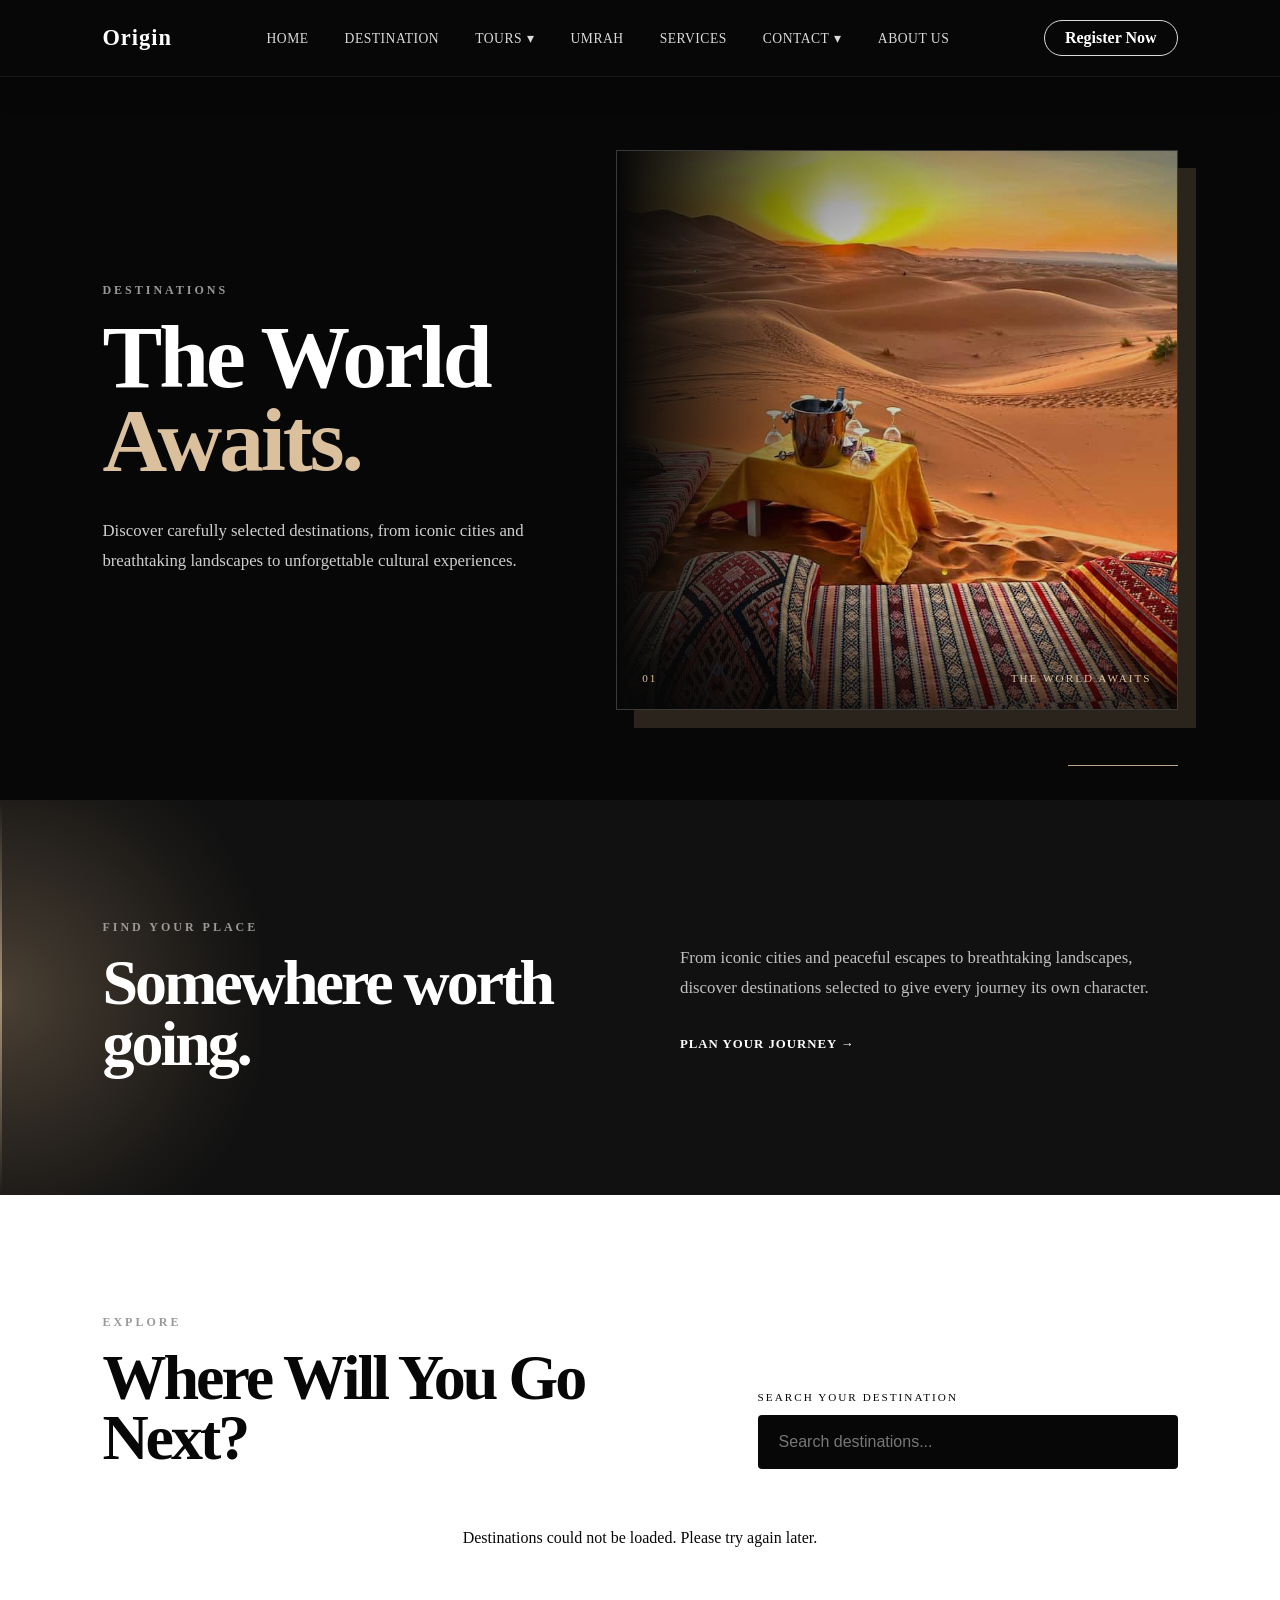
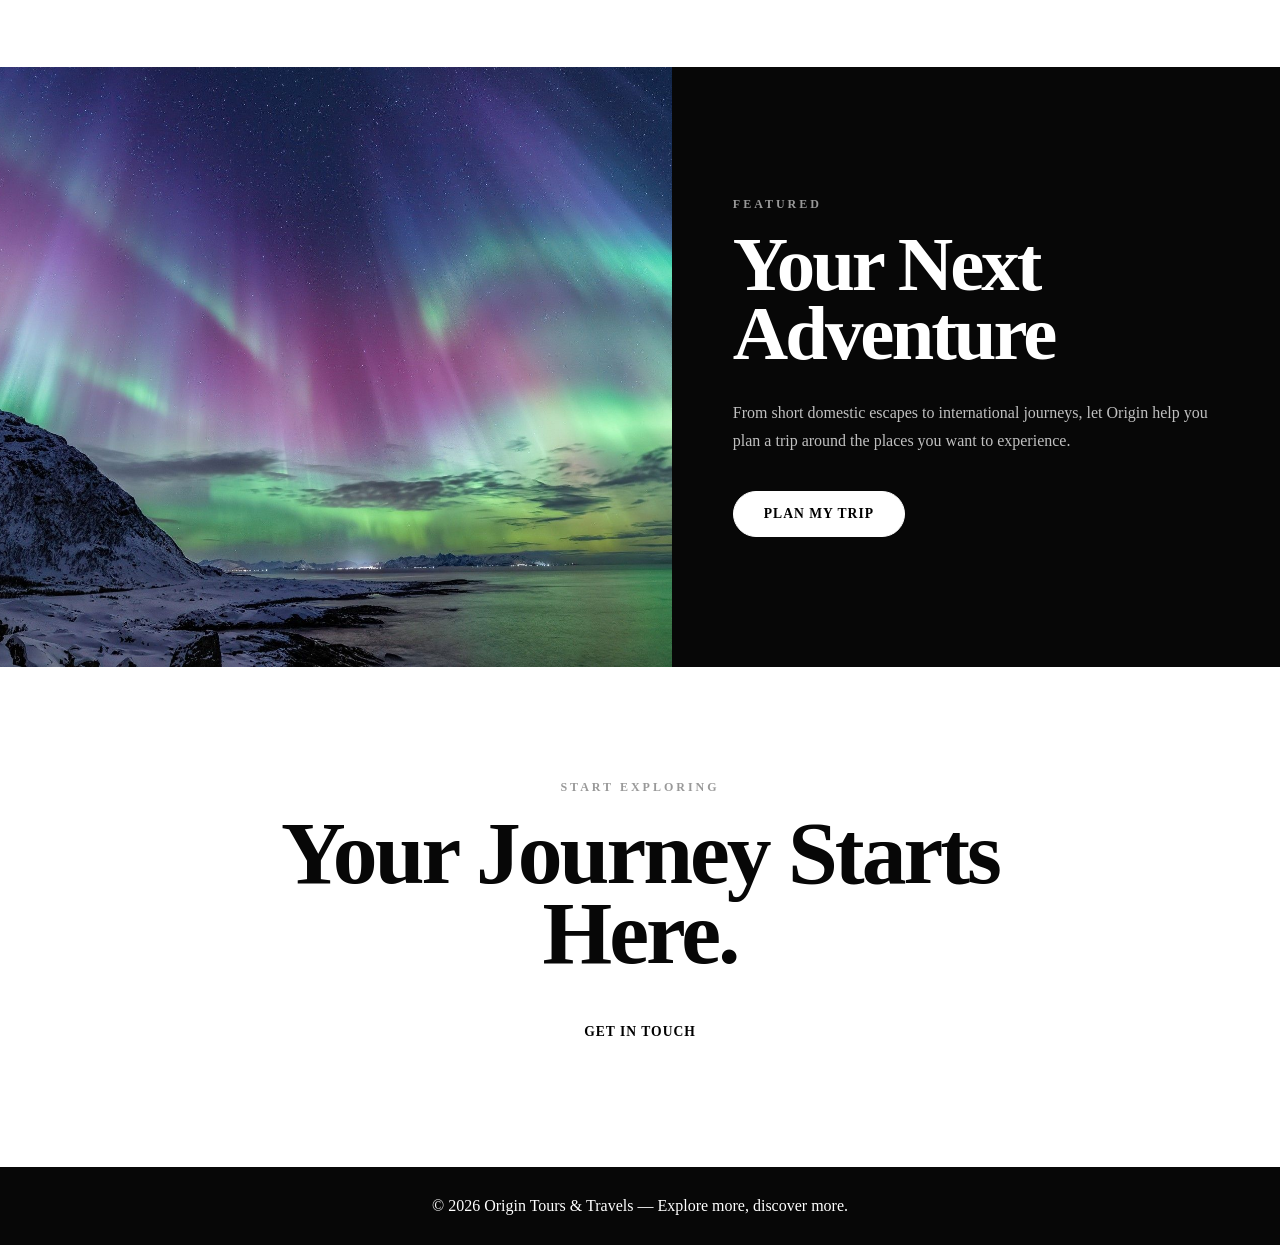
<file: Destination.html>
<!DOCTYPE html>
<html lang="en">

<head>

    <meta charset="UTF-8">
    <meta name="viewport" content="width=device-width, initial-scale=1.0">

    <title>Origin — Destinations</title>

    <link rel="stylesheet" href="style.css">

    <style>

        @import url('https://fonts.googleapis.com/css2?family=Montserrat:ital,wght@1,200&display=swap');

        * {
            -webkit-user-drag: none;
        }


        /* ========================================================
           DESTINATION PAGE
        ======================================================== */

        :root {
            --destination-sand-light: #dbc09e;
            --destination-sand-dark: #a88760;
            --destination-sand-soft: rgba(197, 164, 126, 0.18);
        }


        /* ========================================================
           NAVBAR
        ======================================================== */

        .nav-btn,
        .nav-btn:hover,
        .nav-btn:focus,
        .nav-btn:visited {
            text-decoration: none;
        }


        /* ========================================================
           DESTINATIONS HERO
        ======================================================== */

        .destinations-hero {
            position: relative;

            min-height: 75vh;

            display: grid;
            grid-template-columns: 45% 55%;
            align-items: center;

            padding: 150px 8% 90px;

            background: #070707;
            color: #ffffff;

            overflow: hidden;
        }

        .destinations-hero::after {
            content: "";

            position: absolute;

            right: 8%;
            bottom: 34px;

            width: 110px;
            height: 1px;

            background: var(--destination-sand-light);
            opacity: 0.85;
        }


        /* ========================================================
           HERO CONTENT
        ======================================================== */

        .destinations-hero-content {
            position: relative;
            z-index: 2;

            max-width: 800px;
        }

        .destinations-hero h1 {
            max-width: 800px;

            font-size: clamp(3.2rem, 7vw, 6.5rem);
            line-height: 0.92;
            font-weight: 700;
            letter-spacing: -3px;
        }

        .destinations-hero h1 span {
            display: block;

            color: var(--destination-sand-light);
        }

        .destinations-hero-p {
            max-width: 620px;

            margin-top: 35px;

            color: #cfcfcf;

            font-size: 1.05rem;
            line-height: 1.8;
        }


        /* ========================================================
           HERO IMAGE
        ======================================================== */

        .destinations-hero-visual {
            position: relative;

            height: 560px;

            margin-left: 30px;

            overflow: hidden;

            align-self: center;

            border: 1px solid rgba(255, 255, 255, 0.2);

            box-shadow:
                18px 18px 0 var(--destination-sand-soft);
        }

        .destinations-hero-visual img {
            width: 100%;
            height: 100%;

            display: block;

            object-fit: cover;
            object-position: center;

            opacity: 0.9;
        }


        /* ========================================================
           HERO IMAGE OVERLAY
        ======================================================== */

        .destinations-hero-visual::after {
            content: "";

            position: absolute;
            inset: 0;

            background:
                linear-gradient(
                    to right,
                    #070707 0%,
                    rgba(7, 7, 7, 0.75) 12%,
                    rgba(7, 7, 7, 0.15) 38%,
                    transparent 60%
                );
        }

        .destinations-hero-visual::before {
            content: "";

            position: absolute;
            inset: 0;

            z-index: 1;

            background:
                linear-gradient(
                    to bottom,
                    rgba(7, 7, 7, 0.35),
                    transparent 20%,
                    transparent 80%,
                    rgba(7, 7, 7, 0.7)
                );
        }

        .destinations-hero-visual .hero-image-caption {
            color: var(--destination-sand-light);
        }


        /* ========================================================
           INTRO / EDITORIAL STATEMENT
        ======================================================== */

        .destinations-intro {
            position: relative;

            display: grid;
            grid-template-columns: 1fr 1fr;

            gap: 80px;

            padding: 120px 8%;

            background: #111111;
            color: #ffffff;

            align-items: center;

            overflow: hidden;
        }

        .destinations-intro::before {
            content: "";

            position: absolute;

            width: 520px;
            height: 520px;

            left: -260px;
            top: 50%;

            transform: translateY(-50%);

            background:
                radial-gradient(
                    circle,
                    rgba(197, 164, 126, 0.32) 0%,
                    rgba(197, 164, 126, 0.16) 35%,
                    rgba(197, 164, 126, 0.05) 60%,
                    transparent 75%
                );

            pointer-events: none;
        }

        .destinations-intro::after {
            content: "";

            position: absolute;

            left: 0;
            top: 0;

            width: 2px;
            height: 100%;

            background:
                linear-gradient(
                    to bottom,
                    transparent,
                    var(--destination-sand-light),
                    transparent
                );

            opacity: 0.65;
        }

        .destinations-intro-heading,
        .destinations-intro-content {
            position: relative;
            z-index: 1;
        }

        .destinations-intro-heading {
            max-width: 700px;
        }

        .destinations-intro-heading h2 {
            font-size: clamp(2.8rem, 5vw, 5rem);

            line-height: 0.95;
            letter-spacing: -3px;
        }

        .destinations-intro-content {
            max-width: 550px;
        }

        .destinations-intro-content p {
            margin-bottom: 30px;

            color: #c0c0c0;

            font-size: 1.05rem;
            line-height: 1.8;
        }

        .destinations-text-link {
            display: inline-block;

            color: #ffffff;

            text-decoration: none;

            font-size: 0.8rem;
            font-weight: 700;

            letter-spacing: 1px;

            text-transform: uppercase;
        }

        .destinations-text-link:hover {
            text-decoration: underline;
        }


        /* ========================================================
           DESTINATIONS SECTION
        ======================================================== */

        .destinations-section {
            padding: 120px 8%;

            background: #ffffff;
            color: #070707;
        }


        /* ========================================================
           EXPLORE TOOLBAR
        ======================================================== */

        .destinations-toolbar {
            display: grid;

            grid-template-columns: 1fr 420px;

            align-items: end;

            gap: 70px;

            margin-bottom: 60px;
        }

        .destinations-heading {
            max-width: 800px;
        }

        .destinations-heading h2 {
            max-width: 800px;

            font-size: clamp(2.8rem, 5vw, 5rem);
            line-height: 0.95;
            letter-spacing: -3px;
        }


        /* ========================================================
           SEARCH
        ======================================================== */

        .destination-search {
            width: 100%;
        }

        .destination-search label {
            display: block;

            margin-bottom: 12px;

            font-size: 0.7rem;
            letter-spacing: 2px;

            text-transform: uppercase;
        }

        .destination-search input {
            width: 100%;

            padding: 17px 20px;

            border: 1px solid rgba(7, 7, 7, 0.2);
            border-radius: 4px;

            background: #070707;
            color: #ffffff;

            font-size: 1rem;

            outline: none;

            transition:
                border-color 0.3s ease,
                box-shadow 0.3s ease;
        }

        .destination-search input:focus {
            border-color: var(--destination-sand-dark);

            box-shadow:
                0 0 0 3px rgba(197, 164, 126, 0.14);
        }

        .destination-search input::placeholder {
            color: #777777;
        }


        /* ========================================================
           DESTINATION GRID
        ======================================================== */

        .destinations-grid {
            display: grid;

            grid-template-columns: repeat(3, 1fr);

            gap: 25px;
        }

        .destinations-grid.is-searching {
            grid-template-columns: repeat(2, 1fr);
        }


        /* ========================================================
           DESTINATION CARD
        ======================================================== */

        .destination-card {
            min-height: 560px;

            display: flex;
            flex-direction: column;

            background: #070707;
            color: #ffffff;

            border-radius: 4px;
            overflow: hidden;

            transition:
                transform 0.3s ease,
                box-shadow 0.3s ease;
        }

        .destination-card:hover {
            transform: translateY(-8px);

            box-shadow:
                0 20px 40px rgba(0, 0, 0, 0.18);
        }


        /* ========================================================
           DESTINATION IMAGE
        ======================================================== */

        .destination-image {
            width: 100%;
            height: 270px;

            overflow: hidden;

            flex-shrink: 0;
        }

        .destination-image img {
            width: 100%;
            height: 100%;

            display: block;

            object-fit: cover;

            transition:
                transform 0.5s ease;
        }

        .destination-card:hover
        .destination-image img {
            transform: scale(1.06);
        }


        /* ========================================================
           DESTINATION CONTENT
        ======================================================== */

        .destination-content {
            padding: 28px;

            display: flex;
            flex-direction: column;

            flex: 1;
        }

        .destination-number {
            display: block;

            margin-bottom: 22px;

            color: var(--destination-sand-light);

            font-size: 0.75rem;
            letter-spacing: 2px;
        }

        .destination-content h3 {
            margin-bottom: 15px;

            color: #ffffff;

            font-size: 2rem;
            line-height: 1;
            letter-spacing: -0.5px;
        }

        .destination-content p {
            margin-bottom: 25px;

            color: #bdbdbd;

            line-height: 1.7;
        }

        .destination-content a,
        .destination-content a:link,
        .destination-content a:visited {
            display: inline-block;

            margin-top: auto;

            color: var(--destination-sand-light);

            text-decoration: none;

            font-size: 0.8rem;
            font-weight: 700;

            letter-spacing: 1px;

            text-transform: uppercase;
        }

        .destination-content a:hover {
            text-decoration: none;
        }


        /* ========================================================
           FEATURED DESTINATION
        ======================================================== */

        .destination-feature {
            display: grid;

            grid-template-columns: 1.05fr 0.95fr;

            min-height: 600px;

            background: #070707;
            color: #ffffff;
        }

        .destination-feature-image {
            min-height: 600px;
        }

        .destination-feature-image img {
            width: 100%;
            height: 100%;

            display: block;

            object-fit: cover;
        }

        .destination-feature-content {
            padding: 90px 10%;

            display: flex;
            flex-direction: column;

            justify-content: center;
            align-items: flex-start;
        }

        .destination-feature-content h2 {
            max-width: 500px;

            margin-bottom: 30px;

            font-size: clamp(3rem, 6vw, 6rem);
            line-height: 0.9;
            letter-spacing: -3px;
        }

        .destination-feature-content p:not(.section-label) {
            max-width: 500px;

            margin-bottom: 35px;

            color: #c0c0c0;

            line-height: 1.8;
        }


        /* ========================================================
           DESTINATIONS CTA
        ======================================================== */

        .destinations-cta {
            min-height: 500px;

            padding: 100px 8%;

            background: #ffffff;
            color: #070707;

            display: flex;
            flex-direction: column;

            align-items: center;
            justify-content: center;

            text-align: center;
        }

        .destinations-cta h2 {
            max-width: 900px;

            margin-bottom: 35px;

            font-size: clamp(3rem, 7vw, 6rem);

            line-height: 0.9;
            letter-spacing: -3px;
        }


        /* ========================================================
           RESPONSIVE — TABLET
        ======================================================== */

        @media (max-width: 1100px) {

            .destinations-grid {
                grid-template-columns: repeat(2, 1fr);
            }

            .destinations-toolbar {
                grid-template-columns: 1fr;

                gap: 35px;
            }

            .destination-search {
                max-width: 600px;
            }

        }


        @media (max-width: 900px) {

            .destinations-hero {
                grid-template-columns: 1fr;

                padding-top: 140px;
            }

            .destinations-hero-content {
                margin-bottom: 50px;
            }

            .destinations-hero-visual {
                margin-left: 0;

                height: 450px;
            }

            .destinations-intro {
                grid-template-columns: 1fr;

                gap: 40px;
            }

            .destination-feature {
                grid-template-columns: 1fr;
            }

            .destination-feature-image {
                min-height: 450px;
            }

            .destination-feature-content {
                padding: 70px 8%;
            }

        }


        /* ========================================================
           RESPONSIVE — MOBILE
        ======================================================== */

        @media (max-width: 700px) {

            .destinations-hero {
                min-height: 75vh;

                grid-template-columns: 1fr;

                padding: 140px 6% 70px;
            }

            .destinations-hero-content {
                z-index: 3;
            }

            .destinations-hero h1 {
                letter-spacing: -2px;
            }

            .destinations-hero-p {
                font-size: 0.95rem;
            }

            .destinations-hero-visual {
                width: 100%;

                height: 400px;

                margin-left: 0;
                margin-top: 50px;
            }

            .destinations-intro,
            .destinations-section,
            .destinations-cta {
                padding-left: 6%;
                padding-right: 6%;
            }

            .destinations-intro {
                padding-top: 80px;
                padding-bottom: 80px;
            }

            .destinations-toolbar {
                gap: 30px;

                margin-bottom: 45px;
            }

            .destinations-heading h2 {
                letter-spacing: -2px;
            }

            .destinations-grid,
            .destinations-grid.is-searching {
                grid-template-columns: 1fr;
            }

            .destination-image {
                height: 240px;
            }

            .destination-card {
                min-height: 0;
            }

            .destination-feature-image {
                min-height: 350px;
            }

            .destination-feature-content {
                padding: 70px 6%;
            }

            .destinations-cta {
                min-height: 400px;

                padding-top: 80px;
                padding-bottom: 80px;
            }

            .destinations-cta h2 {
                letter-spacing: -2px;
            }

        }

    </style>

</head>


<body>


    <!-- ========================================================
         NAVBAR
    ========================================================= -->

    <header class="navbar">

        <div class="logo">
            Origin
        </div>


        <nav class="nav-links">

            <div class="nav-item">

                <a href="index.html" class="nav-link">
                    Home
                </a>

            </div>


            <div class="nav-item">

                <a href="Destination.html" class="nav-link">
                    Destination
                </a>

            </div>


            <div class="nav-item has-dropdown">

                <a href="tours.html" class="nav-link">
                    Tours
                </a>

                <div class="dropdown">

                    <a href="Internationaltours.html">
                        International Tours
                    </a>

                    <a href="Domestictours.html">
                        Domestic Tours
                    </a>

                </div>

            </div>


            <div class="nav-item">

                <a href="Umrah.html" class="nav-link">
                    Umrah
                </a>

            </div>


            <div class="nav-item">

                <a href="services.html" class="nav-link">
                    Services
                </a>

            </div>


            <div class="nav-item has-dropdown">

                <a href="contact.html" class="nav-link">
                    Contact
                </a>

                <div class="dropdown">

                    <a href="contact.html">
                        Contact Page
                    </a>

                    <a href="mailto:Originsoftware@gmail.com">
                        Email
                    </a>

                    <a
                        href="https://www.instagram.com/originsoftwares"
                        target="_blank"
                    >
                        Instagram
                    </a>

                </div>

            </div>


            <div class="nav-item">

                <a href="about.html" class="nav-link">
                    About Us
                </a>

            </div>

        </nav>


        <a
            href="contact.html"
            class="nav-btn"
        >
            Register Now
        </a>

    </header>


    <!-- ========================================================
         MAIN
    ========================================================= -->

    <main>


        <!-- ====================================================
             DESTINATIONS HERO
        ===================================================== -->

        <section class="destinations-hero">

            <div class="destinations-hero-content">

                <p class="section-label">
                    DESTINATIONS
                </p>

                <h1>
                    The World
                    <span>Awaits.</span>
                </h1>

                <p class="destinations-hero-p">
                    Discover carefully selected destinations,
                    from iconic cities and breathtaking landscapes
                    to unforgettable cultural experiences.
                </p>

            </div>


            <div class="destinations-hero-visual">

                <img
                    src="New folder/dessert1.jpg"
                    alt="Featured travel destination"
                >

                <div class="hero-image-caption">

                    <span>
                        01
                    </span>

                    <span>
                        THE WORLD AWAITS
                    </span>

                </div>

            </div>

        </section>


        <!-- ====================================================
             INTRO
        ===================================================== -->

        <section class="destinations-intro">

            <div class="destinations-intro-heading">

                <p class="section-label">
                    FIND YOUR PLACE
                </p>

                <h2>
                    Somewhere
                    worth going.
                </h2>

            </div>


            <div class="destinations-intro-content">

                <p>
                    From iconic cities and peaceful escapes to
                    breathtaking landscapes, discover destinations
                    selected to give every journey its own character.
                </p>

                <a
                    href="contact.html"
                    class="destinations-text-link"
                >
                    Plan Your Journey &rarr;
                </a>

            </div>

        </section>


        <!-- ====================================================
             DESTINATIONS
        ===================================================== -->

        <section class="destinations-section">


            <div class="destinations-toolbar">


                <div class="destinations-heading">

                    <p class="section-label">
                        EXPLORE
                    </p>

                    <h2>
                        Where Will You Go Next?
                    </h2>

                </div>


                <div class="destination-search">

                    <label for="destination-search-input">
                        Search your destination
                    </label>

                    <input
                        type="search"
                        id="destination-search-input"
                        class="destination-search-input"
                        placeholder="Search destinations..."
                        autocomplete="off"
                    >

                </div>


            </div>


            <!-- DESTINATION CARDS -->

            <div
                class="destinations-grid"
                id="destinations-container"
            ></div>


        </section>


        <!-- ====================================================
             FEATURED DESTINATION
        ===================================================== -->

        <section class="destination-feature">

            <div class="destination-feature-image">

                <img
                    src="New folder/Northernlights.jpg"
                    alt="Northern lights"
                >

            </div>


            <div class="destination-feature-content">

                <p class="section-label">
                    FEATURED
                </p>

                <h2>
                    Your Next Adventure
                </h2>

                <p>
                    From short domestic escapes to international
                    journeys, let Origin help you plan a trip
                    around the places you want to experience.
                </p>

                <a
                    href="contact.html"
                    class="home-btn"
                >
                    Plan My Trip
                </a>

            </div>

        </section>


        <!-- ====================================================
             CTA
        ===================================================== -->

        <section class="destinations-cta">

            <p class="section-label">
                START EXPLORING
            </p>

            <h2>
                Your Journey Starts Here.
            </h2>

            <a
                href="contact.html"
                class="home-btn"
            >
                Get in Touch
            </a>

        </section>


    </main>


    <!-- ========================================================
         FOOTER
    ========================================================= -->

    <footer class="hero-footer">

        <p>
            &copy; 2026 Origin Tours &amp; Travels
            &mdash;
            Explore more, discover more.
        </p>

    </footer>


    <script src="script.js"></script>

</body>

</html>
</file>
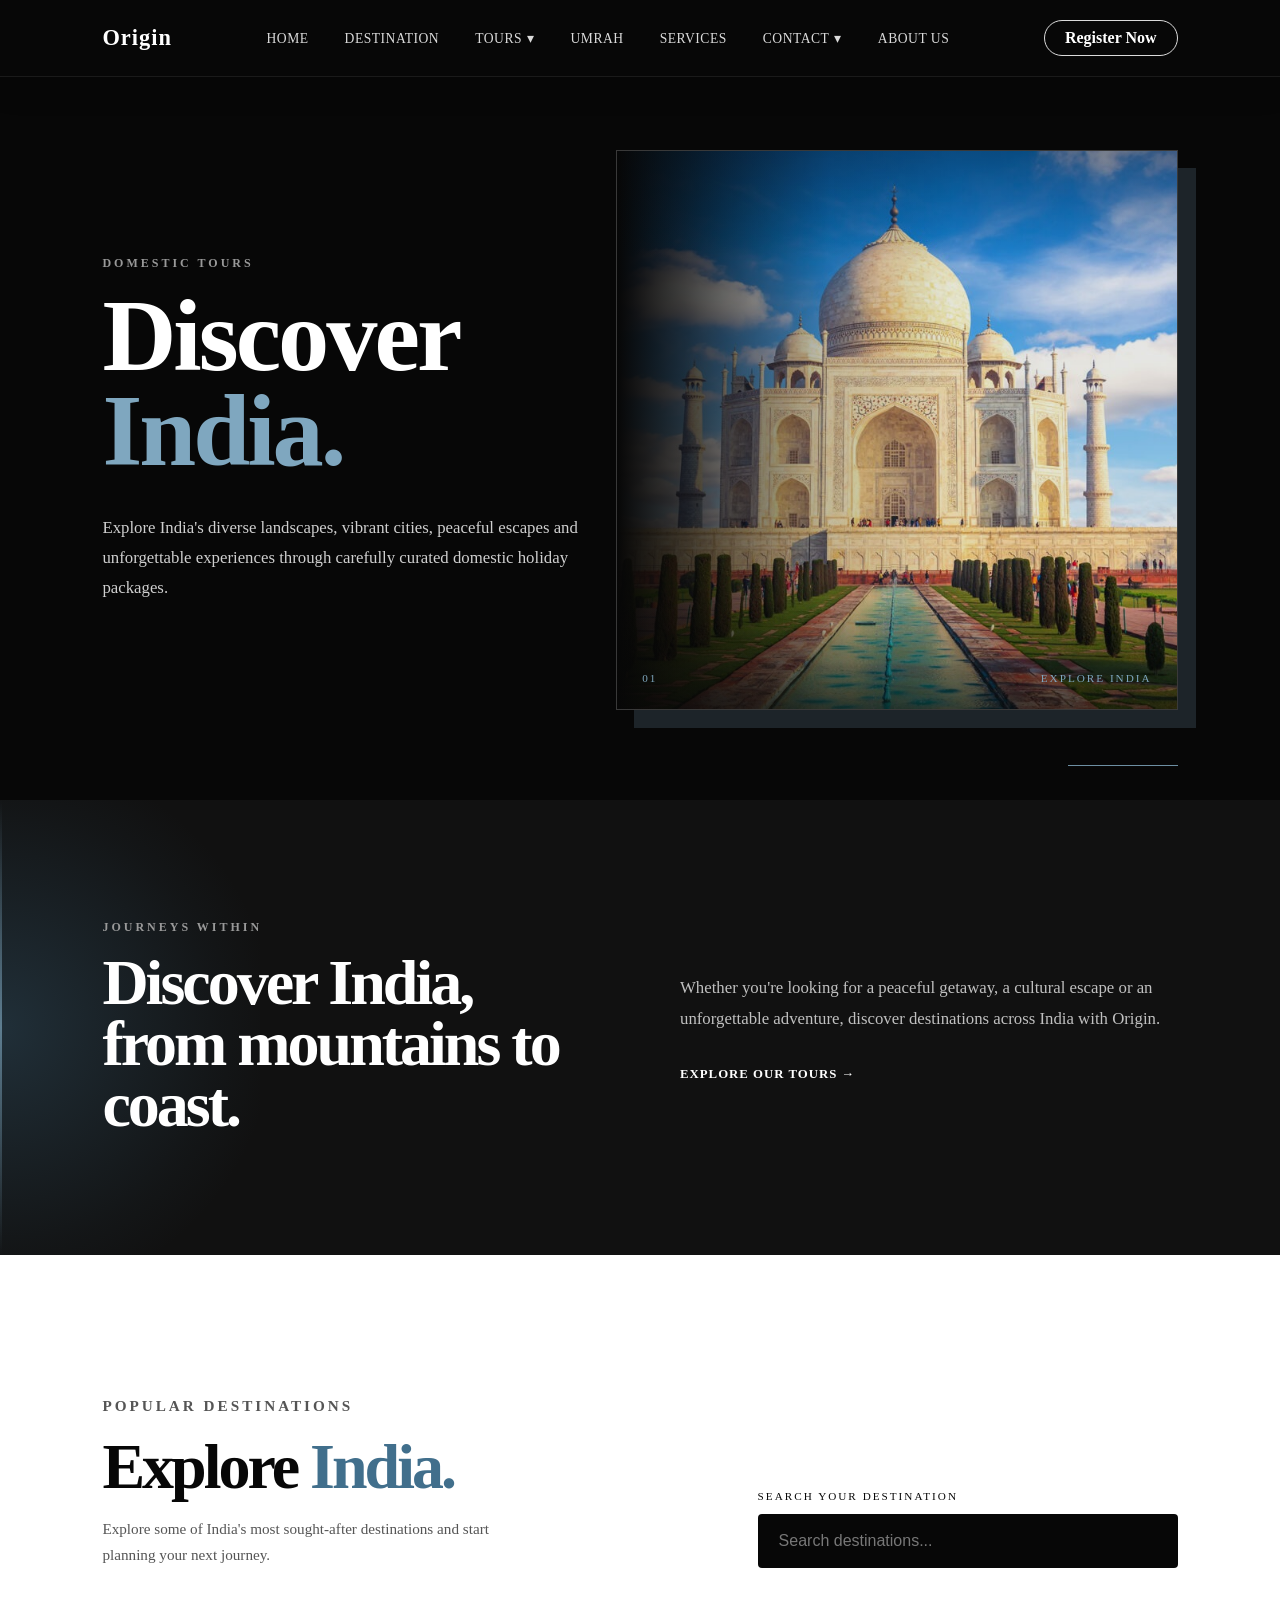
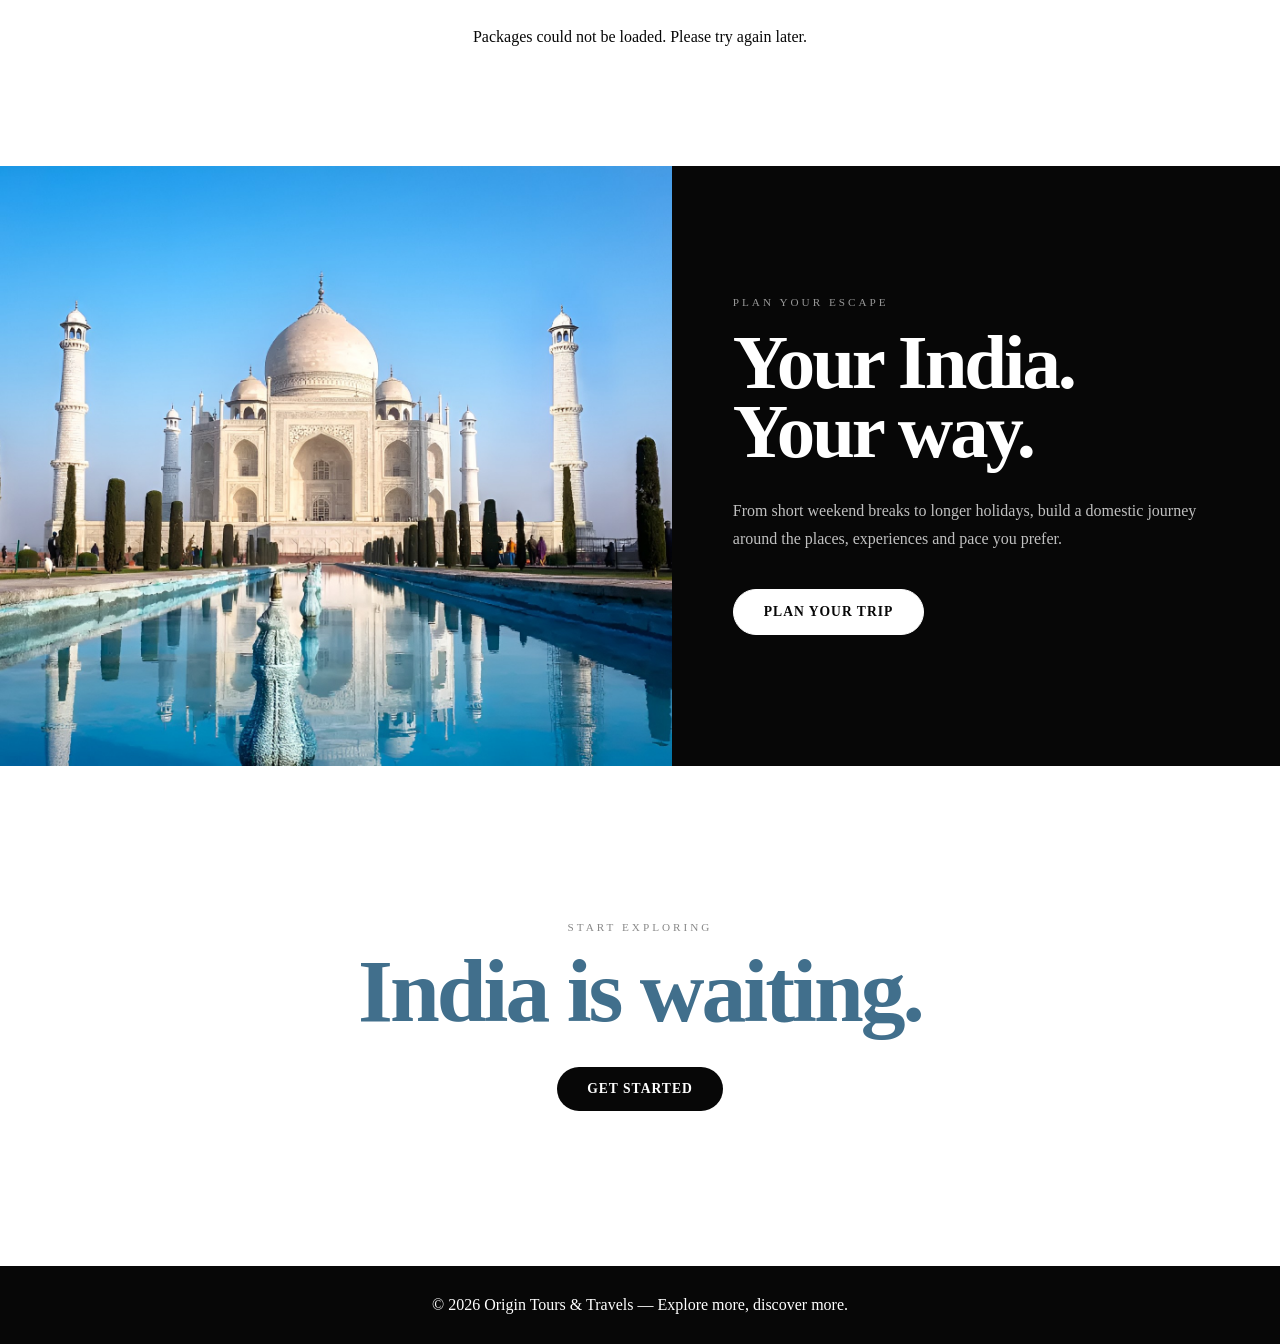
<file: Domestictours.html>
<!DOCTYPE html>
<html lang="en">

<head>

    <meta charset="UTF-8">
    <meta name="viewport" content="width=device-width, initial-scale=1.0">

    <title>Origin — Domestic Tours</title>

    <link rel="stylesheet" href="style.css">

    <style>

        @import url('https://fonts.googleapis.com/css2?family=Montserrat:ital,wght@1,200&display=swap');

        * {
            -webkit-user-drag: none;
        }


        /* ========================================================
           DOMESTIC TOURS
        ======================================================== */

        :root {
            --domestic-accent-light: #7fa7bf;
            --domestic-accent-dark: #416f8c;
            --domestic-accent-soft: rgba(127, 167, 191, 0.18);
        }


        /* ========================================================
           NAVBAR
        ======================================================== */

        .nav-btn,
        .nav-btn:hover,
        .nav-btn:focus,
        .nav-btn:visited {
            text-decoration: none;
        }


        /* ========================================================
           DOMESTIC HERO
        ======================================================== */

        .domestic-hero {
            position: relative;

            min-height: 75vh;

            display: grid;
            grid-template-columns: 45% 55%;
            align-items: center;

            padding: 150px 8% 90px;

            background-color: #070707;
            color: #ffffff;

            overflow: hidden;
        }

        .domestic-hero::after {
            content: "";

            position: absolute;

            right: 8%;
            bottom: 34px;

            width: 110px;
            height: 1px;

            background: var(--domestic-accent-light);
            opacity: 0.85;
        }


        /* ========================================================
           HERO CONTENT
        ======================================================== */

        .domestic-hero-content {
            position: relative;
            z-index: 2;

            max-width: 800px;
        }

        .domestic-hero h1 {
            max-width: 800px;

            font-size: clamp(3.2rem, 8vw, 6.5rem);
            line-height: 0.92;
            font-weight: 700;
            letter-spacing: -3px;
        }

        .domestic-hero h1 span {
            display: block;

            color: var(--domestic-accent-light);
        }

        .domestic-hero-p {
            max-width: 620px;

            margin-top: 35px;

            color: #cfcfcf;

            font-size: 1.05rem;
            line-height: 1.8;
        }


        /* ========================================================
           HERO IMAGE
        ======================================================== */

        .domestic-hero-visual {
            position: relative;

            height: 560px;

            margin-left: 30px;

            overflow: hidden;

            align-self: center;

            border: 1px solid rgba(255, 255, 255, 0.2);

            box-shadow:
                18px 18px 0 var(--domestic-accent-soft);
        }

        .domestic-hero-visual img {
            width: 100%;
            height: 100%;

            display: block;

            object-fit: cover;
            object-position: center;

            opacity: 0.9;
        }

        .domestic-hero-visual::after {
            content: "";

            position: absolute;
            inset: 0;

            background:
                linear-gradient(
                    to right,
                    #070707 0%,
                    rgba(7, 7, 7, 0.75) 12%,
                    rgba(7, 7, 7, 0.15) 38%,
                    transparent 60%
                );
        }

        .domestic-hero-visual::before {
            content: "";

            position: absolute;
            inset: 0;

            z-index: 1;

            background:
                linear-gradient(
                    to bottom,
                    rgba(7, 7, 7, 0.35),
                    transparent 20%,
                    transparent 80%,
                    rgba(7, 7, 7, 0.7)
                );
        }

        .domestic-hero-visual .hero-image-caption {
            color: var(--domestic-accent-light);
        }


        /* ========================================================
           INTRO / EDITORIAL STATEMENT
        ======================================================== */
        
        .domestic-intro {
            position: relative;
        
            display: grid;
            grid-template-columns: 1fr 1fr;
        
            gap: 80px;
        
            padding: 120px 8%;
        
            background: #111111;
            color: #ffffff;
        
            align-items: center;
        
            overflow: hidden;
        }
        
        .domestic-intro::before {
            content: "";
        
            position: absolute;
        
            width: 520px;
            height: 520px;
        
            left: -260px;
            top: 50%;
        
            transform: translateY(-50%);
        
            background:
                radial-gradient(
                    circle,
                    rgba(65, 111, 140, 0.32) 0%,
                    rgba(65, 111, 140, 0.16) 35%,
                    rgba(65, 111, 140, 0.05) 60%,
                    transparent 75%
                );
        
            pointer-events: none;
        }
        
        .domestic-intro::after {
            content: "";
        
            position: absolute;
        
            left: 0;
            top: 0;
        
            width: 2px;
            height: 100%;
        
            background:
            linear-gradient(
                to bottom,
                transparent,
                var(--domestic-accent-light),
                transparent
            );
    
        opacity: 0.65;
    }

    .domestic-intro-heading,
    .domestic-intro-content {
        position: relative;
        z-index: 1;
    }
    
    .domestic-intro-heading {
        max-width: 700px;
    }
    
    .domestic-intro-heading h2 {
        font-size: clamp(2.8rem, 5vw, 5rem);
        line-height: 0.95;
        letter-spacing: -3px;
    }
    
    .domestic-intro-content {
        max-width: 550px;
    }
    
    .domestic-intro-content p {
        margin-bottom: 30px;
    
        color: #c0c0c0;
    
        font-size: 1.05rem;
        line-height: 1.8;
    }
    
    .domestic-text-link {
        display: inline-block;
    
        color: #ffffff;
    
        text-decoration: none;
    
        font-size: 0.8rem;
        font-weight: 700;
        letter-spacing: 1px;
    
        text-transform: uppercase;
    }
    
    .domestic-text-link:hover {
        text-decoration: underline;
    }


        /* ========================================================
           PACKAGES
        ======================================================== */

        .domestic-packages {
            padding: 120px 8%;

            background-color: #ffffff;
            color: #070707;
        }


        /* ========================================================
           PACKAGE TOOLBAR
        ======================================================== */

        .domestic-package-toolbar {
            display: grid;

            grid-template-columns: 1fr 420px;

            align-items: end;

            gap: 70px;

            margin-bottom: 60px;
        }

        .domestic-section-heading {
            max-width: 800px;
        }

        .domestic-section-heading h2 {
            max-width: 800px;

            font-size: clamp(2.8rem, 5vw, 5rem);

            line-height: 0.95;
            letter-spacing: -3px;
        }

        .domestic-section-heading h2 span {
            color: var(--domestic-accent-dark);
        }

        .domestic-section-heading p {
            max-width: 420px;

            margin-top: 18px;

            color: #555555;

            line-height: 1.7;
            font-size: 0.95rem;
        }


        /* ========================================================
           SEARCH
        ======================================================== */

        .package-search {
            width: 100%;
        }

        .package-search label {
            display: block;

            margin-bottom: 12px;

            font-size: 0.7rem;
            letter-spacing: 2px;

            text-transform: uppercase;
        }

        .package-search input {
            width: 100%;

            padding: 17px 20px;

            border: 1px solid rgba(7, 7, 7, 0.2);
            border-radius: 4px;

            background: #070707;
            color: #ffffff;

            font-size: 1rem;

            outline: none;

            transition:
                border-color 0.3s ease,
                box-shadow 0.3s ease;
        }

        .package-search input:focus {
            border-color: var(--domestic-accent-dark);

            box-shadow:
                0 0 0 3px rgba(65, 111, 140, 0.14);
        }

        .package-search input::placeholder {
            color: #777777;
        }


        /* ========================================================
           DOMESTIC GRID
        ======================================================== */

        .domestic-grid {
            display: grid;

            grid-template-columns: repeat(3, 1fr);

            gap: 25px;
        }


        /* ========================================================
           DOMESTIC CARD
        ======================================================== */

        .domestic-card {
            display: flex;
            flex-direction: column;

            min-height: 560px;

            background: #ffffff;
            color: #070707;

            border: 1px solid rgba(0, 0, 0, 0.1);

            transition:
                transform 0.3s ease,
                box-shadow 0.3s ease,
                border-color 0.3s ease;
        }

        .domestic-card:hover {
            transform: translateY(-8px);

            border-color: var(--domestic-accent-dark);

            box-shadow:
                0 20px 40px rgba(0, 0, 0, 0.12);
        }


        /* ========================================================
           DOMESTIC CARD IMAGE
        ======================================================== */

        .domestic-card-image {
            position: relative;

            width: 100%;
            height: 260px;

            overflow: hidden;

            flex-shrink: 0;
        }

        .domestic-card-image img {
            width: 100%;
            height: 100%;

            display: block;

            object-fit: cover;

            transition:
                transform 0.6s cubic-bezier(0.16, 1, 0.3, 1);
        }

        .domestic-card:hover
        .domestic-card-image img {
            transform: scale(1.06);
        }

        .domestic-card-image::after {
            content: "";

            position: absolute;
            inset: 0;

            background:
                linear-gradient(
                    to top,
                    rgba(7, 7, 7, 0.45),
                    transparent 45%
                );

            pointer-events: none;
        }


        /* ========================================================
           DOMESTIC CARD CONTENT
        ======================================================== */

        .domestic-card-content {
            flex: 1;

            padding: 28px;

            display: flex;
            flex-direction: column;
        }

        .domestic-card-number {
            display: block;

            margin-bottom: 18px;

            color: var(--domestic-accent-dark);

            font-size: 0.7rem;
            font-weight: 700;

            letter-spacing: 2.5px;

            text-transform: uppercase;
        }

        .domestic-card-content h3 {
            margin-bottom: 14px;

            color: #070707;

            font-size: 1.9rem;
            line-height: 1;

            letter-spacing: -0.5px;
        }

        .domestic-card-content p {
            flex-grow: 1;

            margin-bottom: 28px;

            color: #555555;

            font-size: 0.92rem;
            line-height: 1.7;
        }

        .domestic-card-link {
            display: inline-flex;

            align-items: center;

            gap: 8px;

            color: var(--domestic-accent-dark);

            text-decoration: none;

            font-size: 0.78rem;
            font-weight: 700;

            letter-spacing: 1.5px;

            text-transform: uppercase;
        }

        .domestic-card-link:hover {
            text-decoration: none;
        }

        .domestic-card-link::after {
            content: "→";

            font-size: 1rem;

            transition:
                transform 0.3s ease;
        }

        .domestic-card:hover
        .domestic-card-link::after {
            transform: translateX(5px);
        }


        /* ========================================================
           FEATURE
        ======================================================== */

        .domestic-feature {
            display: grid;

            grid-template-columns: 1.05fr 0.95fr;

            min-height: 600px;

            background: #070707;
            color: #ffffff;
        }

        .domestic-feature-image {
            min-height: 600px;
        }

        .domestic-feature-image img {
            width: 100%;
            height: 100%;

            display: block;

            object-fit: cover;
        }

        .domestic-feature-content {
            padding: 90px 10%;

            display: flex;
            flex-direction: column;

            justify-content: center;

            align-items: flex-start;
        }

        .domestic-feature-content span {
            margin-bottom: 20px;

            color: #999999;

            font-size: 0.7rem;
            letter-spacing: 3px;

            text-transform: uppercase;
        }

        .domestic-feature-content h2 {
            max-width: 600px;

            margin-bottom: 30px;

            font-size: clamp(3rem, 6vw, 6rem);

            line-height: 0.9;
            letter-spacing: -3px;
        }

        .domestic-feature-content p {
            max-width: 500px;

            margin-bottom: 35px;

            color: #c0c0c0;

            line-height: 1.8;
        }


        /* ========================================================
           FEATURE BUTTON
        ======================================================== */

        .domestic-feature-btn,
        .domestic-feature-btn:link,
        .domestic-feature-btn:visited,
        .domestic-feature-btn:hover,
        .domestic-feature-btn:focus {
            display: inline-block;

            padding: 14px 30px;

            background-color: #ffffff;
            color: #070707;

            border: 1px solid #ffffff;
            border-radius: 30px;

            text-decoration: none;

            font-size: 0.85rem;
            font-weight: 700;

            letter-spacing: 1px;

            text-transform: uppercase;

            cursor: pointer;

            transition:
                background-color 0.3s ease,
                color 0.3s ease,
                border-color 0.3s ease,
                transform 0.3s ease,
                box-shadow 0.3s ease;
        }

        .domestic-feature-btn:hover {
            background-color: transparent;
            color: #ffffff;

            border-color: rgba(255, 255, 255, 0.8);

            transform: translateY(-3px);

            box-shadow:
                0 8px 20px rgba(0, 0, 0, 0.2);
        }


        /* ========================================================
           CTA
        ======================================================== */

        .domestic-cta {
            min-height: 500px;

            padding: 100px 8%;

            background: #ffffff;
            color: #070707;

            display: flex;
            flex-direction: column;

            align-items: center;
            justify-content: center;

            text-align: center;
        }

        .domestic-cta span {
            margin-bottom: 18px;

            color: #888888;

            font-size: 0.7rem;
            letter-spacing: 3px;

            text-transform: uppercase;
        }

        .domestic-cta h2 {
            max-width: 900px;

            margin-bottom: 35px;

            color: var(--domestic-accent-dark);

            font-size: clamp(3rem, 7vw, 6rem);

            line-height: 0.9;
            letter-spacing: -3px;
        }

        .domestic-cta-btn {
            display: inline-block;

            padding: 14px 30px;

            background-color: #070707;
            color: #ffffff;

            border-radius: 30px;

            text-decoration: none;

            font-size: 0.85rem;
            font-weight: 700;

            letter-spacing: 1px;

            text-transform: uppercase;

            transition:
                transform 0.3s ease,
                box-shadow 0.3s ease;
        }

        .domestic-cta-btn:hover {
            transform: translateY(-3px);

            box-shadow:
                0 8px 20px rgba(0, 0, 0, 0.18);
        }


        /* ========================================================
           RESPONSIVE — TABLET
        ======================================================== */

        @media (max-width: 1100px) {

            .domestic-grid {
                grid-template-columns: repeat(2, 1fr);
            }

            .domestic-package-toolbar {
                grid-template-columns: 1fr;

                gap: 35px;
            }

            .package-search {
                max-width: 600px;
            }

        }


        @media (max-width: 900px) {

            .domestic-hero {
                grid-template-columns: 1fr;

                padding-top: 140px;
            }

            .domestic-hero-content {
                margin-bottom: 50px;
            }

            .domestic-hero-visual {
                margin-left: 0;

                height: 450px;
            }

            .domestic-intro {
                grid-template-columns: 1fr;

                gap: 40px;
            }

            .domestic-feature {
                grid-template-columns: 1fr;
            }

            .domestic-feature-image {
                min-height: 450px;
            }

            .domestic-feature-content {
                padding: 70px 8%;
            }

        }


        /* ========================================================
           RESPONSIVE — MOBILE
        ======================================================== */

        @media (max-width: 700px) {

            .domestic-hero {
                padding:
                    140px 6% 70px;
            }

            .domestic-hero h1 {
                letter-spacing: -2px;
            }

            .domestic-hero-p {
                font-size: 0.95rem;
            }

            .domestic-hero-visual {
                height: 400px;

                margin-top: 50px;
            }

            .domestic-intro,
            .domestic-packages,
            .domestic-cta {
                padding-left: 6%;
                padding-right: 6%;
            }

            .domestic-intro {
                padding-top: 80px;
                padding-bottom: 80px;
            }

            .domestic-package-toolbar {
                gap: 30px;

                margin-bottom: 45px;
            }

            .domestic-grid {
                grid-template-columns: 1fr;
            }

            .domestic-card {
                min-height: 0;
            }

            .domestic-card-image {
                height: 240px;
            }

            .domestic-feature-image {
                min-height: 350px;
            }

            .domestic-feature-content {
                padding:
                    70px 6%;
            }

            .domestic-cta {
                min-height: 400px;

                padding-top: 80px;
                padding-bottom: 80px;
            }

            .domestic-cta h2 {
                letter-spacing: -2px;
            }

        }

    </style>

</head>


<body>


    <!-- ========================================================
         NAVBAR
    ========================================================= -->

    <header class="navbar">

        <div class="logo">
            Origin
        </div>


        <nav class="nav-links">

            <div class="nav-item">

                <a href="index.html" class="nav-link">
                    Home
                </a>

            </div>


            <div class="nav-item">

                <a href="Destination.html" class="nav-link">
                    Destination
                </a>

            </div>


            <div class="nav-item has-dropdown">

                <a href="tours.html" class="nav-link">
                    Tours
                </a>

                <div class="dropdown">

                    <a href="Internationaltours.html">
                        International Tours
                    </a>

                    <a href="Domestictours.html">
                        Domestic Tours
                    </a>

                </div>

            </div>


            <div class="nav-item">

                <a href="Umrah.html" class="nav-link">
                    Umrah
                </a>

            </div>


            <div class="nav-item">

                <a href="services.html" class="nav-link">
                    Services
                </a>

            </div>


            <div class="nav-item has-dropdown">

                <a href="contact.html" class="nav-link">
                    Contact
                </a>

                <div class="dropdown">

                    <a href="contact.html">
                        Contact Page
                    </a>

                    <a href="mailto:Originsoftware@gmail.com">
                        Email
                    </a>

                    <a
                        href="https://www.instagram.com/originsoftwares"
                        target="_blank"
                    >
                        Instagram
                    </a>

                </div>

            </div>


            <div class="nav-item">

                <a href="about.html" class="nav-link">
                    About Us
                </a>

            </div>

        </nav>


        <a
            href="contact.html"
            class="nav-btn"
        >
            Register Now
        </a>

    </header>


    <!-- ========================================================
         MAIN
    ========================================================= -->

    <main>


        <!-- ====================================================
             HERO
        ===================================================== -->

        <section class="domestic-hero">

            <div class="domestic-hero-content">

                <p class="section-label">
                    DOMESTIC TOURS
                </p>

                <h1>
                    Discover
                    <span>India.</span>
                </h1>

                <p class="domestic-hero-p">
                    Explore India's diverse landscapes, vibrant cities,
                    peaceful escapes and unforgettable experiences through
                    carefully curated domestic holiday packages.
                </p>

            </div>


            <div class="domestic-hero-visual">

                <img
                    src="New folder/tour3.jpg"
                    alt="Beautiful Indian travel destination"
                >

                <div class="hero-image-caption">
                    <span>01</span>
                    <span>EXPLORE INDIA</span>
                </div>

            </div>

        </section>


        <!-- ====================================================
             INTRO
        ===================================================== -->

        <section class="domestic-intro">

            <div class="domestic-intro-heading">

                <p class="section-label">
                    JOURNEYS WITHIN
                </p>

                <h2>
                    Discover India,
                    from mountains to coast.
                </h2>

            </div>


            <div class="domestic-intro-content">

                <p>
                    Whether you're looking for a peaceful getaway,
                    a cultural escape or an unforgettable adventure,
                    discover destinations across India with Origin.
                </p>

                <a
                    href="contact.html"
                    class="domestic-text-link"
                >
                    Explore Our Tours &rarr;
                </a>

            </div>

        </section>


        <!-- ====================================================
             PACKAGES
        ===================================================== -->

        <section class="domestic-packages">


            <div class="domestic-package-toolbar">


                <div class="domestic-section-heading">

                    <p class="section-label">
                        POPULAR DESTINATIONS
                    </p>

                    <h2>
                        Explore
                        <span>India.</span>
                    </h2>

                    <p>
                        Explore some of India's most sought-after
                        destinations and start planning your next journey.
                    </p>

                </div>


                <div class="package-search">

                    <label for="package-search-input">
                        Search your destination
                    </label>

                    <input
                        type="search"
                        id="package-search-input"
                        placeholder="Search destinations..."
                        autocomplete="on"
                        oninput="filterDomesticCards(this.value)"
                    >

                </div>


            </div>


            <div
                class="domestic-grid"
                data-tour-category="domestic"
                aria-live="polite"
            ></div>

        </section>


        <!-- ====================================================
             FEATURE
        ===================================================== -->

        <section class="domestic-feature">


            <div class="domestic-feature-image">

                <img
                    src="New folder/01-north-india-banner.png"
                    alt="Scenic Indian landscape"
                >

            </div>


            <div class="domestic-feature-content">

                <span>
                    PLAN YOUR ESCAPE
                </span>

                <h2>
                    Your India.
                    <br>
                    Your way.
                </h2>

                <p>
                    From short weekend breaks to longer holidays,
                    build a domestic journey around the places,
                    experiences and pace you prefer.
                </p>

                <a
                    href="contact.html"
                    class="domestic-feature-btn"
                >
                    Plan Your Trip
                </a>

            </div>

        </section>


        <!-- ====================================================
             CTA
        ===================================================== -->

        <section class="domestic-cta">

            <span>
                START EXPLORING
            </span>

            <h2>
                India is waiting.
            </h2>

            <a
                href="contact.html"
                class="domestic-cta-btn"
            >
                Get Started
            </a>

        </section>


    </main>


    <!-- ========================================================
         FOOTER
    ========================================================= -->

    <footer class="hero-footer">

        <p>
            &copy; 2026 Origin Tours &amp; Travels
            &mdash;
            Explore more, discover more.
        </p>

    </footer>


    <script src="script.js"></script>

</body>

</html>
</file>
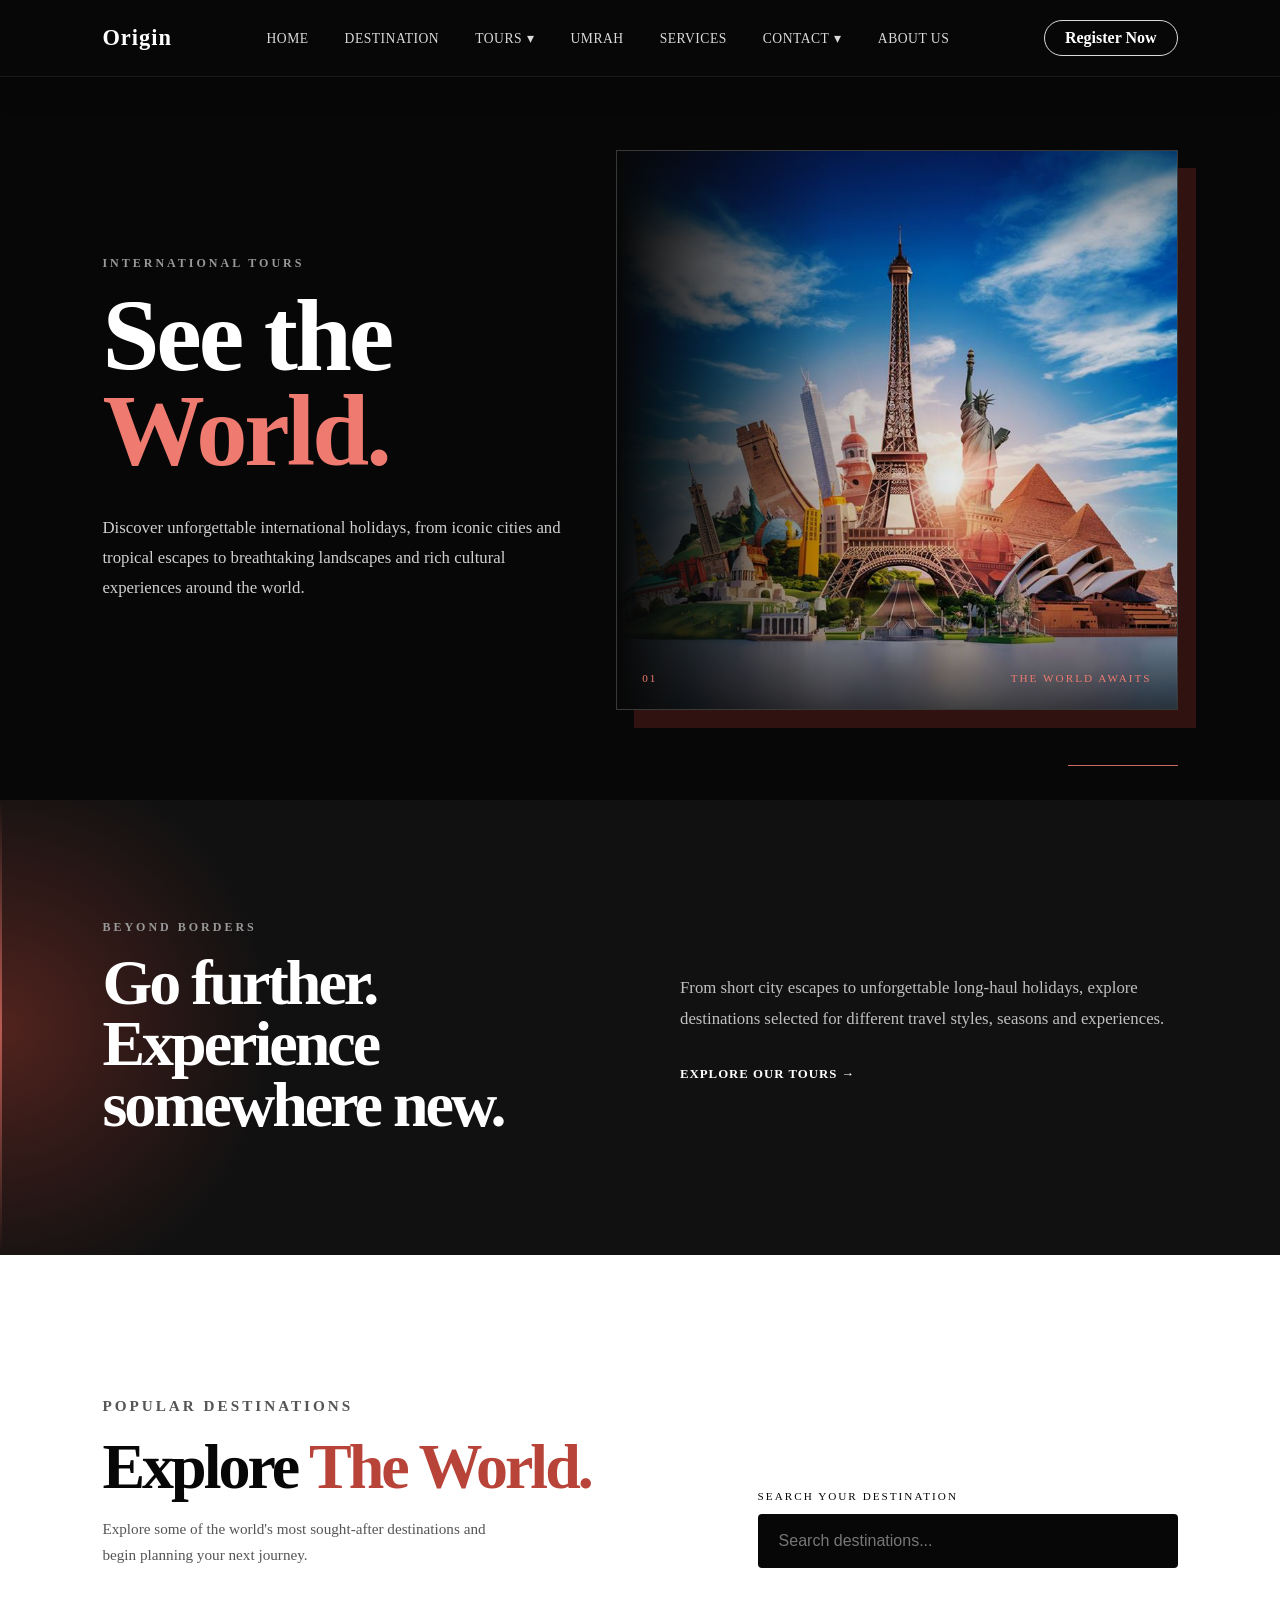
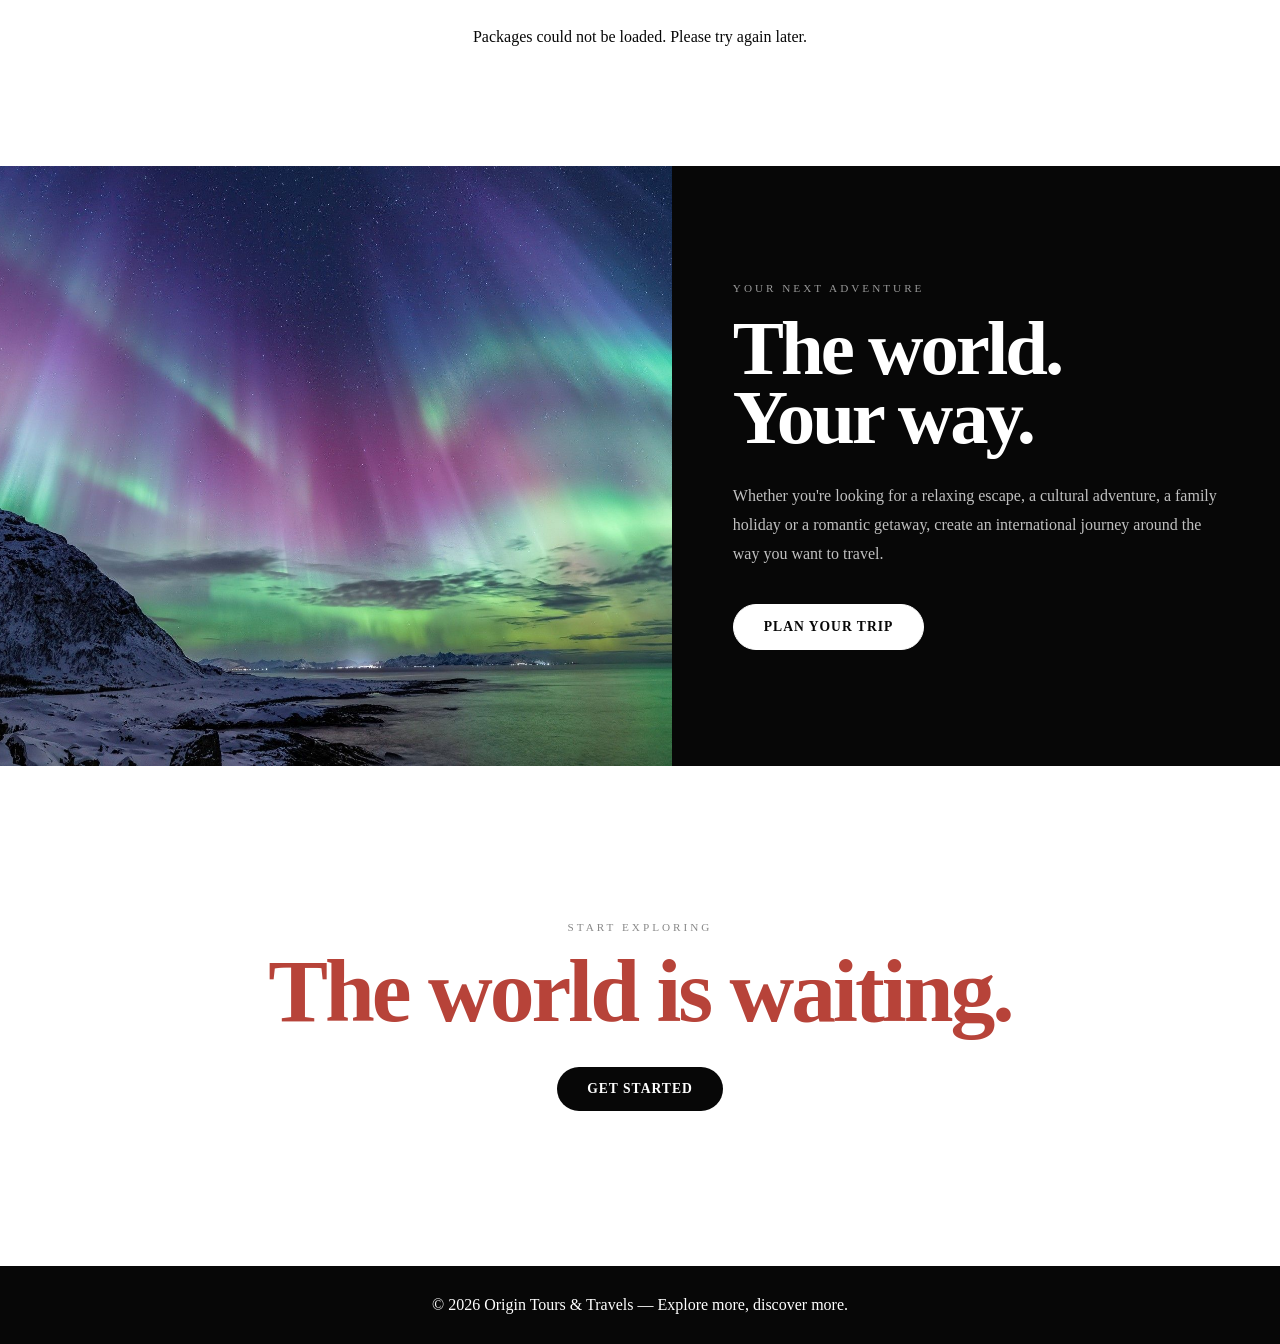
<file: Internationaltours.html>
<!DOCTYPE html>
<html lang="en">

<head>

    <meta charset="UTF-8">
    <meta name="viewport" content="width=device-width, initial-scale=1.0">

    <title>Origin — International Tours</title>

    <link rel="stylesheet" href="style.css">

    <style>

        @import url('https://fonts.googleapis.com/css2?family=Montserrat:ital,wght@1,200&display=swap');

        * {
            -webkit-user-drag: none;
        }


        /* ========================================================
           INTERNATIONAL TOURS
        ======================================================== */

        :root {
            --international-accent-light: #ef7b70;
            --international-accent-dark: #b74339;
            --international-accent-soft: rgba(231, 76, 60, 0.18);
        }


        /* ========================================================
           NAVBAR
        ======================================================== */

        .nav-btn,
        .nav-btn:hover,
        .nav-btn:focus,
        .nav-btn:visited {
            text-decoration: none;
        }


        /* ========================================================
           INTERNATIONAL HERO
        ======================================================== */

        .international-hero {
            position: relative;

            min-height: 75vh;

            display: grid;
            grid-template-columns: 45% 55%;
            align-items: center;

            padding: 150px 8% 90px;

            background-color: #070707;
            color: #ffffff;

            overflow: hidden;
        }

        .international-hero::after {
            content: "";

            position: absolute;

            right: 8%;
            bottom: 34px;

            width: 110px;
            height: 1px;

            background: var(--international-accent-light);
            opacity: 0.85;
        }


        /* ========================================================
           HERO CONTENT
        ======================================================== */

        .international-hero-content {
            position: relative;
            z-index: 2;

            max-width: 800px;
        }

        .international-hero h1 {
            max-width: 800px;

            font-size: clamp(3.2rem, 8vw, 6.5rem);
            line-height: 0.92;
            font-weight: 700;
            letter-spacing: -3px;
        }

        .international-hero h1 span {
            display: block;

            color: var(--international-accent-light);
        }

        .international-hero-p {
            max-width: 620px;

            margin-top: 35px;

            color: #cfcfcf;

            font-size: 1.05rem;
            line-height: 1.8;
        }


        /* ========================================================
           HERO IMAGE
        ======================================================== */

        .international-hero-visual {
            position: relative;

            height: 560px;

            margin-left: 30px;

            overflow: hidden;

            align-self: center;

            border: 1px solid rgba(255, 255, 255, 0.2);

            box-shadow:
                18px 18px 0 var(--international-accent-soft);
        }

        .international-hero-visual img {
            width: 100%;
            height: 100%;

            display: block;

            object-fit: cover;
            object-position: center;

            opacity: 0.9;
        }

        .international-hero-visual::after {
            content: "";

            position: absolute;
            inset: 0;

            background:
                linear-gradient(
                    to right,
                    #070707 0%,
                    rgba(7, 7, 7, 0.75) 12%,
                    rgba(7, 7, 7, 0.15) 38%,
                    transparent 60%
                );
        }

        .international-hero-visual::before {
            content: "";

            position: absolute;
            inset: 0;

            z-index: 1;

            background:
                linear-gradient(
                    to bottom,
                    rgba(7, 7, 7, 0.35),
                    transparent 20%,
                    transparent 80%,
                    rgba(7, 7, 7, 0.7)
                );
        }

        .international-hero-visual .hero-image-caption {
            color: var(--international-accent-light);
        }


        /* ========================================================
           INTRO / EDITORIAL STATEMENT
        ======================================================== */

        .international-intro {
            position: relative;

            display: grid;
            grid-template-columns: 1fr 1fr;

            gap: 80px;

            padding: 120px 8%;

            background: #111111;
            color: #ffffff;

            align-items: center;

            overflow: hidden;
        }

        .international-intro::before {
            content: "";

            position: absolute;

            width: 520px;
            height: 520px;

            left: -260px;
            top: 50%;

            transform: translateY(-50%);

            background:
                radial-gradient(
                    circle,
                    rgba(231, 76, 60, 0.30) 0%,
                    rgba(231, 76, 60, 0.15) 35%,
                    rgba(231, 76, 60, 0.05) 60%,
                    transparent 75%
                );

            pointer-events: none;
        }

        .international-intro::after {
            content: "";

            position: absolute;

            left: 0;
            top: 0;

            width: 2px;
            height: 100%;

            background:
                linear-gradient(
                    to bottom,
                    transparent,
                    var(--international-accent-light),
                    transparent
                );

            opacity: 0.65;
        }

        .international-intro-heading,
        .international-intro-content {
            position: relative;
            z-index: 1;
        }

        .international-intro-heading {
            max-width: 700px;
        }

        .international-intro-heading h2 {
            font-size: clamp(2.8rem, 5vw, 5rem);

            line-height: 0.95;
            letter-spacing: -3px;
        }

        .international-intro-content {
            max-width: 550px;
        }

        .international-intro-content p {
            margin-bottom: 30px;

            color: #c0c0c0;

            font-size: 1.05rem;
            line-height: 1.8;
        }

        .international-text-link {
            display: inline-block;

            color: #ffffff;

            text-decoration: none;

            font-size: 0.8rem;
            font-weight: 700;
            letter-spacing: 1px;

            text-transform: uppercase;
        }

        .international-text-link:hover {
            text-decoration: underline;
        }


        /* ========================================================
           PACKAGES
        ======================================================== */

        .international-packages {
            padding: 120px 8%;

            background-color: #ffffff;
            color: #070707;
        }


        /* ========================================================
           PACKAGE TOOLBAR
        ======================================================== */

        .international-package-toolbar {
            display: grid;

            grid-template-columns: 1fr 420px;

            align-items: end;

            gap: 70px;

            margin-bottom: 60px;
        }

        .international-section-heading {
            max-width: 800px;
        }

        .international-section-heading h2 {
            max-width: 800px;

            font-size: clamp(2.8rem, 5vw, 5rem);

            line-height: 0.95;
            letter-spacing: -3px;
        }

        .international-section-heading h2 span {
            color: var(--international-accent-dark);
        }

        .international-section-heading p {
            max-width: 420px;

            margin-top: 18px;

            color: #555555;

            line-height: 1.7;
            font-size: 0.95rem;
        }


        /* ========================================================
           SEARCH
        ======================================================== */

        .destination-search {
            width: 100%;
        }

        .destination-search label {
            display: block;

            margin-bottom: 12px;

            font-size: 0.7rem;
            letter-spacing: 2px;

            text-transform: uppercase;
        }

        .destination-search input {
            width: 100%;

            padding: 17px 20px;

            border: 1px solid rgba(7, 7, 7, 0.2);
            border-radius: 4px;

            background: #070707;
            color: #ffffff;

            font-size: 1rem;

            outline: none;

            transition:
                border-color 0.3s ease,
                box-shadow 0.3s ease;
        }

        .destination-search input:focus {
            border-color: var(--international-accent-dark);

            box-shadow:
                0 0 0 3px rgba(231, 76, 60, 0.12);
        }

        .destination-search input::placeholder {
            color: #777777;
        }


        /* ========================================================
           INTERNATIONAL GRID
        ======================================================== */

        .international-grid {
            display: grid;

            grid-template-columns: repeat(3, 1fr);

            gap: 25px;
        }

        .international-grid.is-searching {
            grid-template-columns: repeat(2, 1fr);
        }


        /* ========================================================
           INTERNATIONAL CARD
        ======================================================== */

        .international-card {
            display: flex;
            flex-direction: column;

            min-height: 560px;

            background: #ffffff;
            color: #070707;

            border: 1px solid rgba(0, 0, 0, 0.1);

            transition:
                transform 0.3s ease,
                box-shadow 0.3s ease,
                border-color 0.3s ease;
        }

        .international-card:hover {
            transform: translateY(-8px);

            border-color: var(--international-accent-dark);

            box-shadow:
                0 20px 40px rgba(0, 0, 0, 0.12);
        }


        /* ========================================================
           CARD IMAGE
        ======================================================== */

        .international-card-image {
            position: relative;

            width: 100%;
            height: 260px;

            overflow: hidden;

            flex-shrink: 0;
        }

        .international-card-image img {
            width: 100%;
            height: 100%;

            display: block;

            object-fit: cover;

            transition:
                transform 0.6s cubic-bezier(0.16, 1, 0.3, 1);
        }

        .international-card:hover
        .international-card-image img {
            transform: scale(1.06);
        }

        .international-card-image::after {
            content: "";

            position: absolute;
            inset: 0;

            background:
                linear-gradient(
                    to top,
                    rgba(7, 7, 7, 0.45),
                    transparent 45%
                );

            pointer-events: none;
        }


        /* ========================================================
           CARD CONTENT
        ======================================================== */

        .international-card-content {
            flex: 1;

            padding: 28px;

            display: flex;
            flex-direction: column;
        }

        .international-card-number {
            display: block;

            margin-bottom: 18px;

            color: var(--international-accent-dark);

            font-size: 0.7rem;
            font-weight: 700;

            letter-spacing: 2.5px;

            text-transform: uppercase;
        }

        .international-card-content h3 {
            margin-bottom: 14px;

            color: #070707;

            font-size: 1.9rem;
            line-height: 1;

            letter-spacing: -0.5px;
        }

        .international-card-content p {
            flex-grow: 1;

            margin-bottom: 28px;

            color: #555555;

            font-size: 0.92rem;
            line-height: 1.7;
        }

        .international-card-link,
        .international-card-link:link,
        .international-card-link:visited {
            display: inline-flex;

            align-items: center;

            gap: 8px;

            color: var(--international-accent-dark);

            text-decoration: none;

            font-size: 0.78rem;
            font-weight: 700;

            letter-spacing: 1.5px;

            text-transform: uppercase;
        }

        .international-card-link:hover {
            color: var(--international-accent-dark);

            text-decoration: none;
        }

        .international-card-link::after {
            content: "→";

            font-size: 1rem;

            transition:
                transform 0.3s ease;
        }

        .international-card:hover
        .international-card-link::after {
            transform: translateX(5px);
        }


        /* ========================================================
           FEATURE
        ======================================================== */

        .international-feature {
            display: grid;

            grid-template-columns: 1.05fr 0.95fr;

            min-height: 600px;

            background: #070707;
            color: #ffffff;
        }

        .international-feature-image {
            min-height: 600px;
        }

        .international-feature-image img {
            width: 100%;
            height: 100%;

            display: block;

            object-fit: cover;
        }

        .international-feature-content {
            padding: 90px 10%;

            display: flex;
            flex-direction: column;

            justify-content: center;

            align-items: flex-start;
        }

        .international-feature-content span {
            margin-bottom: 20px;

            color: #999999;

            font-size: 0.7rem;
            letter-spacing: 3px;

            text-transform: uppercase;
        }

        .international-feature-content h2 {
            max-width: 600px;

            margin-bottom: 30px;

            font-size: clamp(3rem, 6vw, 6rem);

            line-height: 0.9;
            letter-spacing: -3px;
        }

        .international-feature-content p {
            max-width: 500px;

            margin-bottom: 35px;

            color: #c0c0c0;

            line-height: 1.8;
        }


        /* ========================================================
           FEATURE BUTTON
        ======================================================== */

        .international-feature-btn,
        .international-feature-btn:link,
        .international-feature-btn:visited,
        .international-feature-btn:hover,
        .international-feature-btn:focus {
            display: inline-block;

            padding: 14px 30px;

            background-color: #ffffff;
            color: #070707;

            border: 1px solid #ffffff;
            border-radius: 30px;

            text-decoration: none;

            font-size: 0.85rem;
            font-weight: 700;

            letter-spacing: 1px;

            text-transform: uppercase;

            transition:
                background-color 0.3s ease,
                color 0.3s ease,
                border-color 0.3s ease,
                transform 0.3s ease,
                box-shadow 0.3s ease;
        }

        .international-feature-btn:hover {
            background-color: transparent;
            color: #ffffff;

            border-color: rgba(255, 255, 255, 0.8);

            transform: translateY(-3px);

            box-shadow:
                0 8px 20px rgba(0, 0, 0, 0.2);
        }


        /* ========================================================
           CTA
        ======================================================== */

        .international-cta {
            min-height: 500px;

            padding: 100px 8%;

            background: #ffffff;
            color: #070707;

            display: flex;
            flex-direction: column;

            align-items: center;
            justify-content: center;

            text-align: center;
        }

        .international-cta span {
            margin-bottom: 18px;

            color: #888888;

            font-size: 0.7rem;
            letter-spacing: 3px;

            text-transform: uppercase;
        }

        .international-cta h2 {
            max-width: 900px;

            margin-bottom: 35px;

            color: var(--international-accent-dark);

            font-size: clamp(3rem, 7vw, 6rem);

            line-height: 0.9;
            letter-spacing: -3px;
        }

        .international-cta-btn {
            display: inline-block;

            padding: 14px 30px;

            background-color: #070707;
            color: #ffffff;

            border-radius: 30px;

            text-decoration: none;

            font-size: 0.85rem;
            font-weight: 700;

            letter-spacing: 1px;

            text-transform: uppercase;

            transition:
                transform 0.3s ease,
                box-shadow 0.3s ease;
        }

        .international-cta-btn:hover {
            transform: translateY(-3px);

            box-shadow:
                0 8px 20px rgba(0, 0, 0, 0.18);
        }


        /* ========================================================
           RESPONSIVE — TABLET
        ======================================================== */

        @media (max-width: 1100px) {

            .international-grid {
                grid-template-columns: repeat(2, 1fr);
            }

            .international-package-toolbar {
                grid-template-columns: 1fr;

                gap: 35px;
            }

            .destination-search {
                max-width: 600px;
            }

        }


        @media (max-width: 900px) {

            .international-hero {
                grid-template-columns: 1fr;

                padding-top: 140px;
            }

            .international-hero-content {
                margin-bottom: 50px;
            }

            .international-hero-visual {
                margin-left: 0;

                height: 450px;
            }

            .international-intro {
                grid-template-columns: 1fr;

                gap: 40px;
            }

            .international-feature {
                grid-template-columns: 1fr;
            }

            .international-feature-image {
                min-height: 450px;
            }

            .international-feature-content {
                padding: 70px 8%;
            }

        }


        /* ========================================================
           RESPONSIVE — MOBILE
        ======================================================== */

        @media (max-width: 700px) {

            .international-hero {
                padding:
                    140px 6% 70px;
            }

            .international-hero h1 {
                letter-spacing: -2px;
            }

            .international-hero-p {
                font-size: 0.95rem;
            }

            .international-hero-visual {
                height: 400px;

                margin-top: 50px;
            }

            .international-intro,
            .international-packages,
            .international-cta {
                padding-left: 6%;
                padding-right: 6%;
            }

            .international-intro {
                padding-top: 80px;
                padding-bottom: 80px;
            }

            .international-package-toolbar {
                gap: 30px;

                margin-bottom: 45px;
            }

            .international-grid,
            .international-grid.is-searching {
                grid-template-columns: 1fr;
            }

            .international-card {
                min-height: 0;
            }

            .international-card-image {
                height: 240px;
            }

            .international-feature-image {
                min-height: 350px;
            }

            .international-feature-content {
                padding: 70px 6%;
            }

            .international-cta {
                min-height: 400px;

                padding-top: 80px;
                padding-bottom: 80px;
            }

            .international-cta h2 {
                letter-spacing: -2px;
            }

        }

    </style>

</head>


<body>


    <!-- ========================================================
         NAVBAR
    ========================================================= -->

    <header class="navbar">

        <div class="logo">
            Origin
        </div>


        <nav class="nav-links">

            <div class="nav-item">

                <a href="index.html" class="nav-link">
                    Home
                </a>

            </div>


            <div class="nav-item">

                <a href="Destination.html" class="nav-link">
                    Destination
                </a>

            </div>


            <div class="nav-item has-dropdown">

                <a href="tours.html" class="nav-link">
                    Tours
                </a>

                <div class="dropdown">

                    <a href="Internationaltours.html">
                        International Tours
                    </a>

                    <a href="Domestictours.html">
                        Domestic Tours
                    </a>

                </div>

            </div>


            <div class="nav-item">

                <a href="Umrah.html" class="nav-link">
                    Umrah
                </a>

            </div>


            <div class="nav-item">

                <a href="services.html" class="nav-link">
                    Services
                </a>

            </div>


            <div class="nav-item has-dropdown">

                <a href="contact.html" class="nav-link">
                    Contact
                </a>

                <div class="dropdown">

                    <a href="contact.html">
                        Contact Page
                    </a>

                    <a href="mailto:Originsoftware@gmail.com">
                        Email
                    </a>

                    <a
                        href="https://www.instagram.com/originsoftwares"
                        target="_blank"
                    >
                        Instagram
                    </a>

                </div>

            </div>


            <div class="nav-item">

                <a href="about.html" class="nav-link">
                    About Us
                </a>

            </div>

        </nav>


        <a
            href="contact.html"
            class="nav-btn"
        >
            Register Now
        </a>

    </header>


    <!-- ========================================================
         MAIN
    ========================================================= -->

    <main>


        <!-- ====================================================
             HERO
        ===================================================== -->

        <section class="international-hero">

            <div class="international-hero-content">

                <p class="section-label">
                    INTERNATIONAL TOURS
                </p>

                <h1>
                    See the
                    <span>World.</span>
                </h1>

                <p class="international-hero-p">
                    Discover unforgettable international holidays,
                    from iconic cities and tropical escapes to
                    breathtaking landscapes and rich cultural
                    experiences around the world.
                </p>

            </div>


            <div class="international-hero-visual">

                <img
                    src="New folder/international.jpg"
                    alt="International travel destination"
                >

                <div class="hero-image-caption">

                    <span>01</span>
                    <span>THE WORLD AWAITS</span>

                </div>

            </div>

        </section>


        <!-- ====================================================
             INTRO
        ===================================================== -->

        <section class="international-intro">

            <div class="international-intro-heading">

                <p class="section-label">
                    BEYOND BORDERS
                </p>

                <h2>
                    Go further.
                    Experience somewhere new.
                </h2>

            </div>


            <div class="international-intro-content">

                <p>
                    From short city escapes to unforgettable
                    long-haul holidays, explore destinations selected
                    for different travel styles, seasons and experiences.
                </p>

                <a
                    href="contact.html"
                    class="international-text-link"
                >
                    Explore Our Tours &rarr;
                </a>

            </div>

        </section>


        <!-- ====================================================
             PACKAGES
        ===================================================== -->

        <section class="international-packages">


            <div class="international-package-toolbar">


                <div class="international-section-heading">

                    <p class="section-label">
                        POPULAR DESTINATIONS
                    </p>

                    <h2>
                        Explore
                        <span>The World.</span>
                    </h2>

                    <p>
                        Explore some of the world's most sought-after
                        destinations and begin planning your next journey.
                    </p>

                </div>


                <div class="destination-search">

                    <label for="international-search-input">
                        Search your destination
                    </label>

                    <input
                        type="search"
                        id="international-search-input"
                        placeholder="Search destinations..."
                        autocomplete="on"
                        oninput="filterInternationalCards(this.value)"
                    >

                </div>


            </div>


            <div
                class="international-grid"
                data-tour-category="international"
                aria-live="polite"
            ></div>

        </section>


        <!-- ====================================================
             FEATURE
        ===================================================== -->

        <section class="international-feature">

            <div class="international-feature-image">

                <img
                    src="New folder/Northernlights.jpg"
                    alt="International scenic destination"
                >

            </div>


            <div class="international-feature-content">

                <span>
                    YOUR NEXT ADVENTURE
                </span>

                <h2>
                    The world.
                    <br>
                    Your way.
                </h2>

                <p>
                    Whether you're looking for a relaxing escape,
                    a cultural adventure, a family holiday or a
                    romantic getaway, create an international journey
                    around the way you want to travel.
                </p>

                <a
                    href="contact.html"
                    class="international-feature-btn"
                >
                    Plan Your Trip
                </a>

            </div>

        </section>


        <!-- ====================================================
             CTA
        ===================================================== -->

        <section class="international-cta">

            <span>
                START EXPLORING
            </span>

            <h2>
                The world is waiting.
            </h2>

            <a
                href="contact.html"
                class="international-cta-btn"
            >
                Get Started
            </a>

        </section>


    </main>


    <!-- ========================================================
         FOOTER
    ========================================================= -->

    <footer class="hero-footer">

        <p>
            &copy; 2026 Origin Tours &amp; Travels
            &mdash;
            Explore more, discover more.
        </p>

    </footer>


    <script src="script.js"></script>

</body>

</html>
</file>
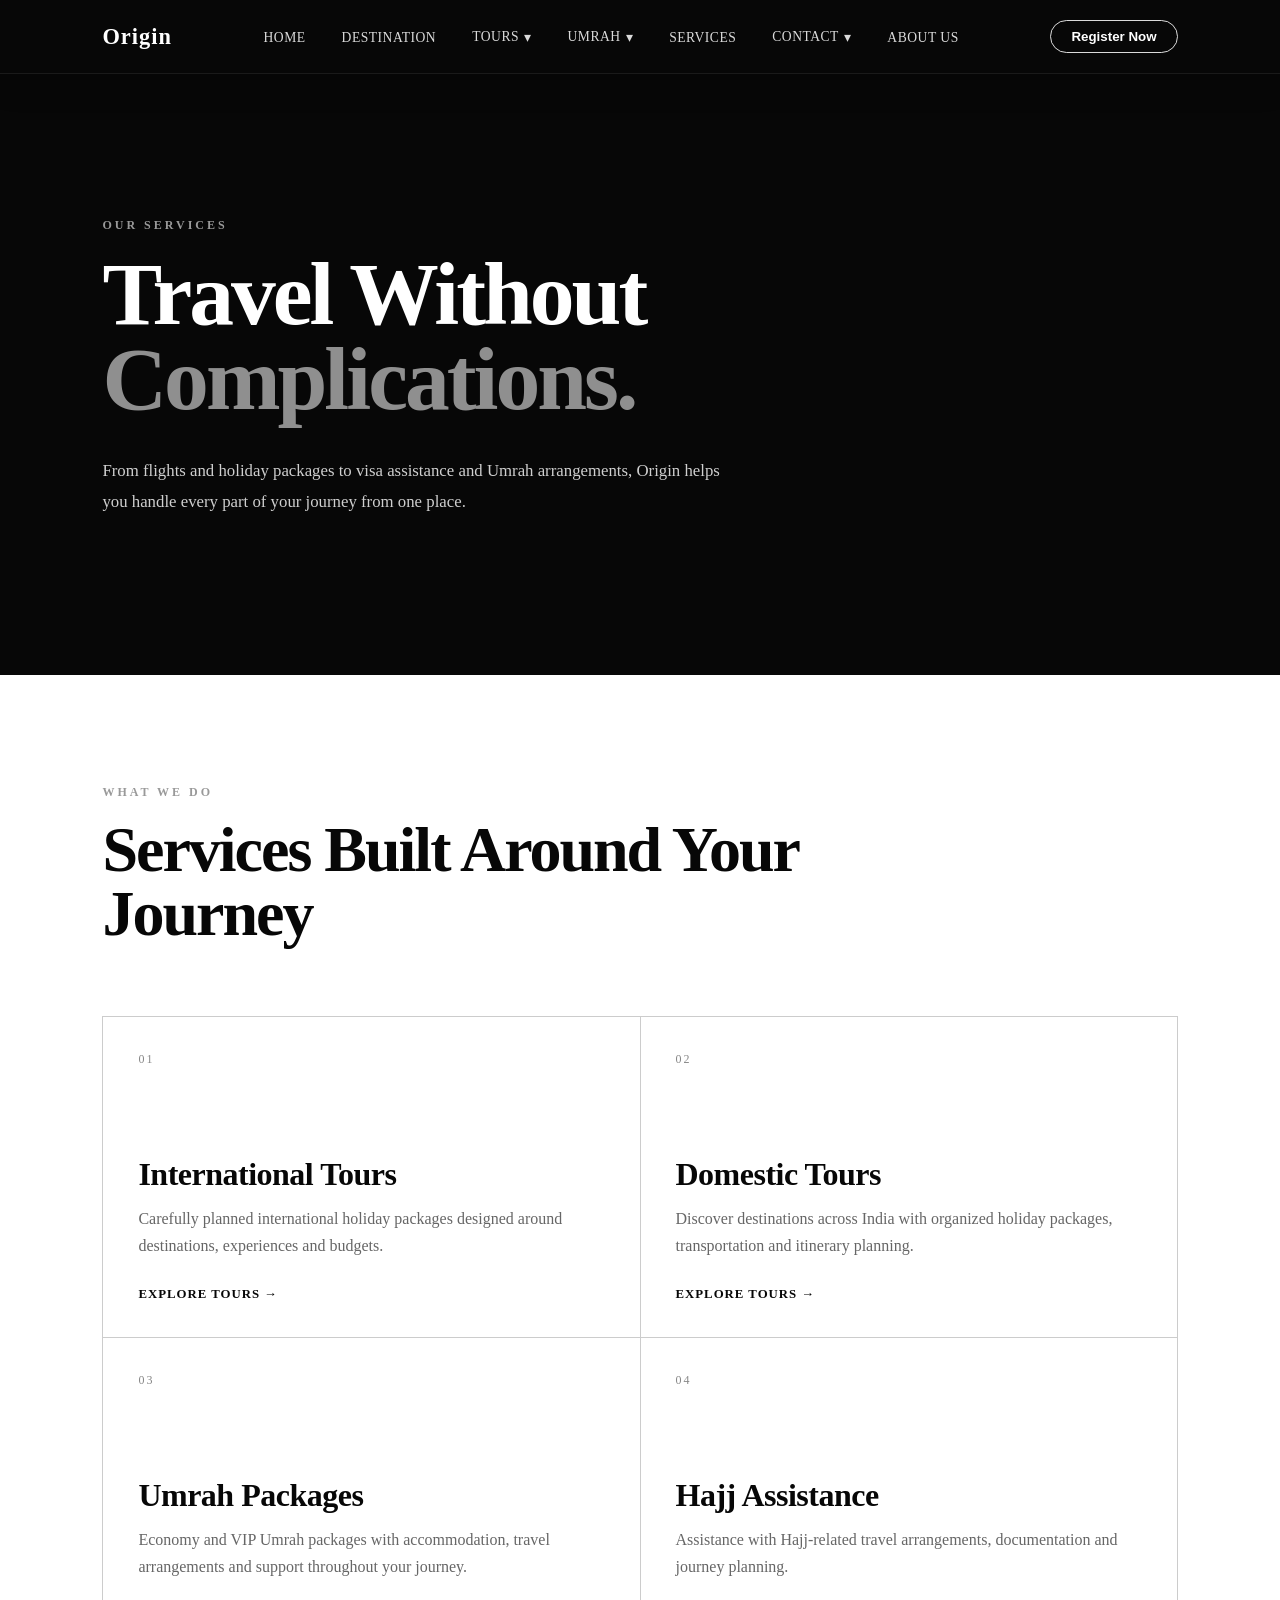
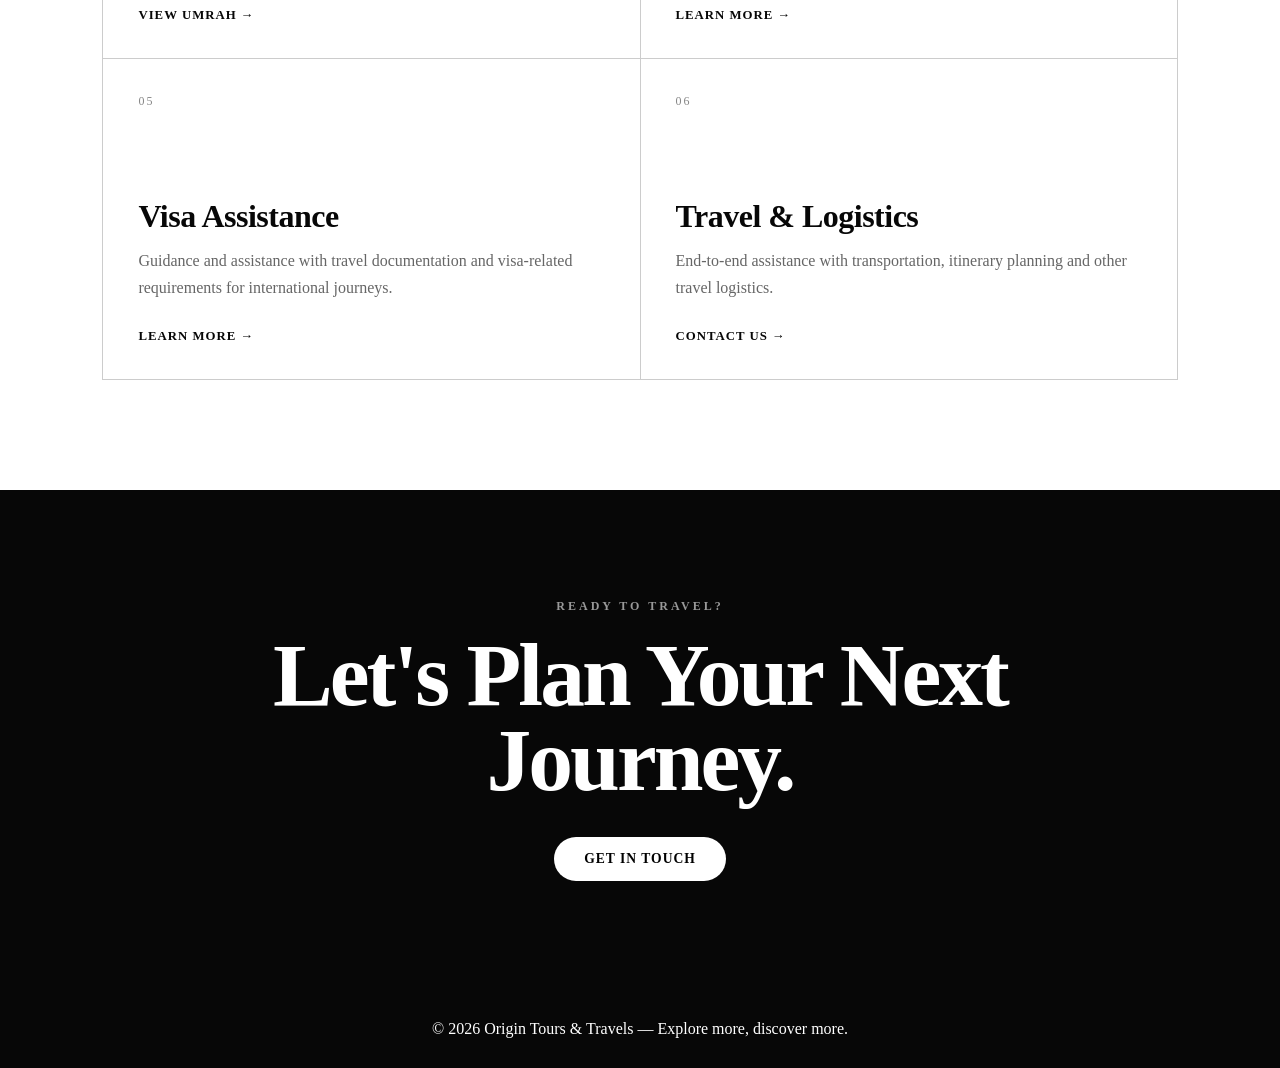
<file: services.html>
<!DOCTYPE html>
<html lang="en">
<head>
    <meta charset="UTF-8">
    <meta name="viewport" content="width=device-width, initial-scale=1.0">

    <title>Origin — Services</title>

    <link rel="stylesheet" href="style.css">

    <style>
        @import url('https://fonts.googleapis.com/css2?family=Montserrat:ital,wght@1,200&display=swap');
        /* ========================================================
   SERVICES PAGE
======================================================== */
* {
    -webkit-user-drag: none;
  } 
.services-hero {
    min-height: 75vh;

    display: flex;
    align-items: center;

    padding: 160px 8% 100px;

    background-color: #070707;
    color: #ffffff;
}

.services-hero-content {
    max-width: 850px;
}

.services-label,
.section-label {
    margin-bottom: 18px;

    font-size: 0.75rem;
    font-weight: 700;

    letter-spacing: 3px;
    text-transform: uppercase;

    color: #999999;
}

.services-hero h1 {
    max-width: 800px;

    font-size: clamp(3rem, 7vw, 6.5rem);
    line-height: 0.95;
    font-weight: 700;

    letter-spacing: -3px;
}

.services-hero h1 span {
    display: block;
    color: #8f8f8f;
}

.services-intro {
    max-width: 620px;

    margin-top: 35px;

    font-size: 1.05rem;
    line-height: 1.8;

    color: #cfcfcf;
}


/* ========================================================
   SERVICES SECTION
======================================================== */

.services-section {
    background-color: #ffffff;
    color: #070707;

    padding: 110px 8%;
}

.services-heading {
    max-width: 700px;

    margin-bottom: 70px;
}

.services-heading h2 {
    font-size: clamp(2.5rem, 5vw, 4.5rem);
    line-height: 1;
    letter-spacing: -2px;
}


/* ========================================================
   SERVICES GRID
======================================================== */

.services-grid {
    display: grid;

    grid-template-columns: repeat(2, 1fr);

    gap: 1px;

    background-color: #cccccc;

    border: 1px solid #cccccc;
}


/* ========================================================
   SERVICE CARD
======================================================== */

.service-card {
    position: relative;

    min-height: 320px;

    padding: 35px;

    background-color: #ffffff;

    display: flex;
    flex-direction: column;
    justify-content: space-between;

    transition:
        background-color 0.3s ease,
        color 0.3s ease;
}

.service-card:hover {
    background-color: #070707;
    color: #ffffff;
}

.service-number {
    font-size: 0.75rem;

    letter-spacing: 2px;

    color: #888888;
}

.service-card-content {
    max-width: 500px;
}

.service-card h3 {
    margin-bottom: 15px;

    font-size: 2rem;

    line-height: 1;

    letter-spacing: -0.5px;
}

.service-card p {
    margin-bottom: 25px;

    color: #666666;

    line-height: 1.7;
}

.service-card:hover p {
    color: #bbbbbb;
}

.service-card a {
    display: inline-block;

    color: inherit;

    text-decoration: none;

    font-size: 0.8rem;

    font-weight: 700;

    letter-spacing: 1px;

    text-transform: uppercase;
}

.service-card a:hover {
    text-decoration: underline;
}


/* ========================================================
   SERVICES CTA
======================================================== */

.services-cta {
    min-height: 500px;

    padding: 100px 8%;

    background-color: #070707;
    color: #ffffff;

    display: flex;
    align-items: center;
    justify-content: center;

    text-align: center;
}

.services-cta h2 {
    max-width: 800px;

    margin-bottom: 35px;

    font-size: clamp(3rem, 7vw, 6rem);
    line-height: 0.95;

    letter-spacing: -3px;
}

.services-btn {
    display: inline-block;

    padding: 14px 30px;

    background-color: #ffffff;
    color: #000000;

    border-radius: 30px;

    text-decoration: none;

    font-size: 0.85rem;
    font-weight: 700;

    letter-spacing: 1px;
    text-transform: uppercase;

    transition: transform 0.2s ease;
}

.services-btn:hover {
    transform: translateY(-3px);
}


/* ========================================================
   SERVICES PAGE RESPONSIVE
======================================================== */

@media (max-width: 700px) {

    .services-hero {
        min-height: 65vh;

        padding: 140px 6% 80px;
    }

    .services-hero h1 {
        letter-spacing: -1.5px;
    }

    .services-intro {
        font-size: 0.95rem;
    }

    .services-section {
        padding: 80px 6%;
    }

    .services-heading {
        margin-bottom: 45px;
    }

    .services-grid {
        grid-template-columns: 1fr;
    }

    .service-card {
        min-height: 280px;

        padding: 28px;
    }

    .service-card h3 {
        font-size: 1.7rem;
    }

    .services-cta {
        min-height: 400px;

        padding: 80px 6%;
    }

}   
    </style>
</head>

<body>

    <!-- =========================
         NAVBAR
    ========================== -->

    <header class="navbar">

        <div class="logo">
            Origin
        </div>

        <nav class="nav-links">

            <div class="nav-item">
                <a href="index.html" class="nav-link">Home</a>
            </div>

            <div class="nav-item">
                <a href="Destination.html" class="nav-link">Destination</a>
            </div>

            <div class="nav-item has-dropdown">

                <a href="tours.html" class="nav-link">
                    Tours
                </a>

                <div class="dropdown">
                    <a href="Internationaltours.html">International Tours</a>
                    <a href="Domestictours.html">Domestic Tours</a>
                </div>

            </div>

            <div class="nav-item has-dropdown">

                <a href="Umrah.html" class="nav-link">
                    Umrah
                </a>

                <div class="dropdown">
                    <a href="Umrah.html">Economy Umrah</a>
                    <a href="Umrah.html">VIP Umrah</a>
                </div>

            </div>

            <div class="nav-item">
                <a href="services.html" class="nav-link">
                    Services
                </a>
            </div>

            <div class="nav-item has-dropdown">

                <a href="contact.html" class="nav-link">
                    Contact
                </a>

                <div class="dropdown">
                    <a href="contact.html">Contact Page</a>
                    <a href="mailto:Originsoftware@gmail.com">Email</a>
                    <a href="https://www.instagram.com/originsoftwares" target="_blank">
                        Instagram
                    </a>
                </div>

            </div>

            <div class="nav-item">
                <a href="about.html" class="nav-link">
                    About Us
                </a>
            </div>

        </nav>

        <button class="nav-btn">
            Register Now
        </button>

    </header>


    <!-- =========================
         SERVICES HERO
    ========================== -->

    <main>

        <section class="services-hero">

            <div class="services-hero-content">

                <p class="services-label">
                    OUR SERVICES
                </p>

                <h1>
                    Travel Without
                    <span>Complications.</span>
                </h1>

                <p class="services-intro">
                    From flights and holiday packages to visa assistance
                    and Umrah arrangements, Origin helps you handle
                    every part of your journey from one place.
                </p>

            </div>

        </section>


        <!-- =========================
             SERVICES
        ========================== -->

        <section class="services-section">

            <div class="services-heading">

                <p class="section-label">
                    WHAT WE DO
                </p>

                <h2>
                    Services Built Around
                    Your Journey
                </h2>

            </div>


            <div class="services-grid">

                <!-- SERVICE 01 -->

                <article class="service-card">

                    <span class="service-number">
                        01
                    </span>

                    <div class="service-card-content">

                        <h3>
                            International Tours
                        </h3>

                        <p>
                            Carefully planned international holiday
                            packages designed around destinations,
                            experiences and budgets.
                        </p>

                        <a href="Internationaltours.html">
                            Explore Tours →
                        </a>

                    </div>

                </article>


                <!-- SERVICE 02 -->

                <article class="service-card">

                    <span class="service-number">
                        02
                    </span>

                    <div class="service-card-content">

                        <h3>
                            Domestic Tours
                        </h3>

                        <p>
                            Discover destinations across India with
                            organized holiday packages, transportation
                            and itinerary planning.
                        </p>

                        <a href="Domestictours.html">
                            Explore Tours →
                        </a>

                    </div>

                </article>


                <!-- SERVICE 03 -->

                <article class="service-card">

                    <span class="service-number">
                        03
                    </span>

                    <div class="service-card-content">

                        <h3>
                            Umrah Packages
                        </h3>

                        <p>
                            Economy and VIP Umrah packages with
                            accommodation, travel arrangements and
                            support throughout your journey.
                        </p>

                        <a href="Umrah.html">
                            View Umrah →
                        </a>

                    </div>

                </article>


                <!-- SERVICE 04 -->

                <article class="service-card">

                    <span class="service-number">
                        04
                    </span>

                    <div class="service-card-content">

                        <h3>
                            Hajj Assistance
                        </h3>

                        <p>
                            Assistance with Hajj-related travel
                            arrangements, documentation and
                            journey planning.
                        </p>

                        <a href="#">
                            Learn More →
                        </a>

                    </div>

                </article>


                <!-- SERVICE 05 -->

                <article class="service-card">

                    <span class="service-number">
                        05
                    </span>

                    <div class="service-card-content">

                        <h3>
                            Visa Assistance
                        </h3>

                        <p>
                            Guidance and assistance with travel
                            documentation and visa-related
                            requirements for international journeys.
                        </p>

                        <a href="#">
                            Learn More →
                        </a>

                    </div>

                </article>


                <!-- SERVICE 06 -->

                <article class="service-card">

                    <span class="service-number">
                        06
                    </span>

                    <div class="service-card-content">

                        <h3>
                            Travel &amp; Logistics
                        </h3>

                        <p>
                            End-to-end assistance with transportation,
                            itinerary planning and other travel
                            logistics.
                        </p>

                        <a href="contact.html">
                            Contact Us →
                        </a>

                    </div>

                </article>

            </div>

        </section>


        <!-- =========================
             CTA
        ========================== -->

        <section class="services-cta">

            <div>

                <p class="section-label">
                    READY TO TRAVEL?
                </p>

                <h2>
                    Let's Plan Your
                    Next Journey.
                </h2>

                <a href="contact.html" class="services-btn">
                    Get in Touch
                </a>

            </div>

        </section>

    </main>


    <!-- =========================
         FOOTER
    ========================== -->

    <footer class="hero-footer">

        <p>
            © 2026 Origin Tours &amp; Travels — Explore more, discover more.
        </p>

    </footer>

</body>
</html>
</file>
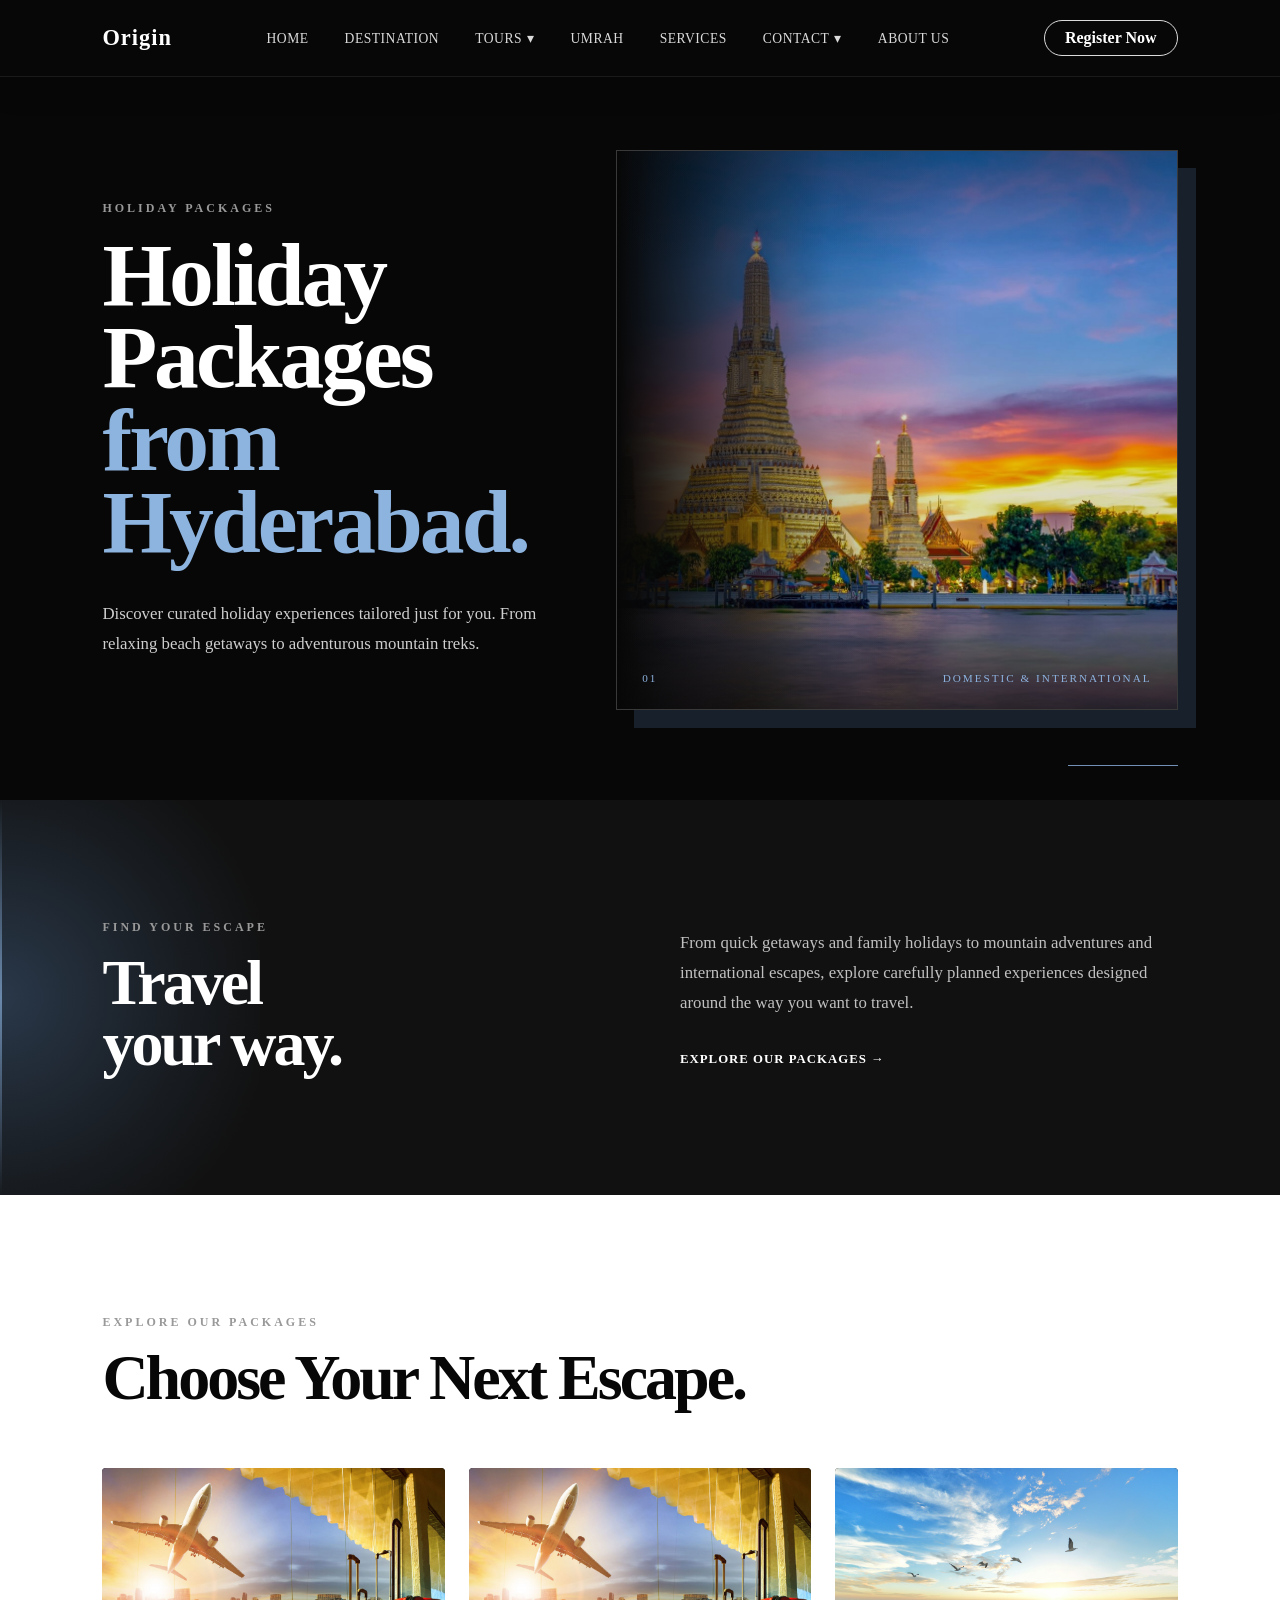
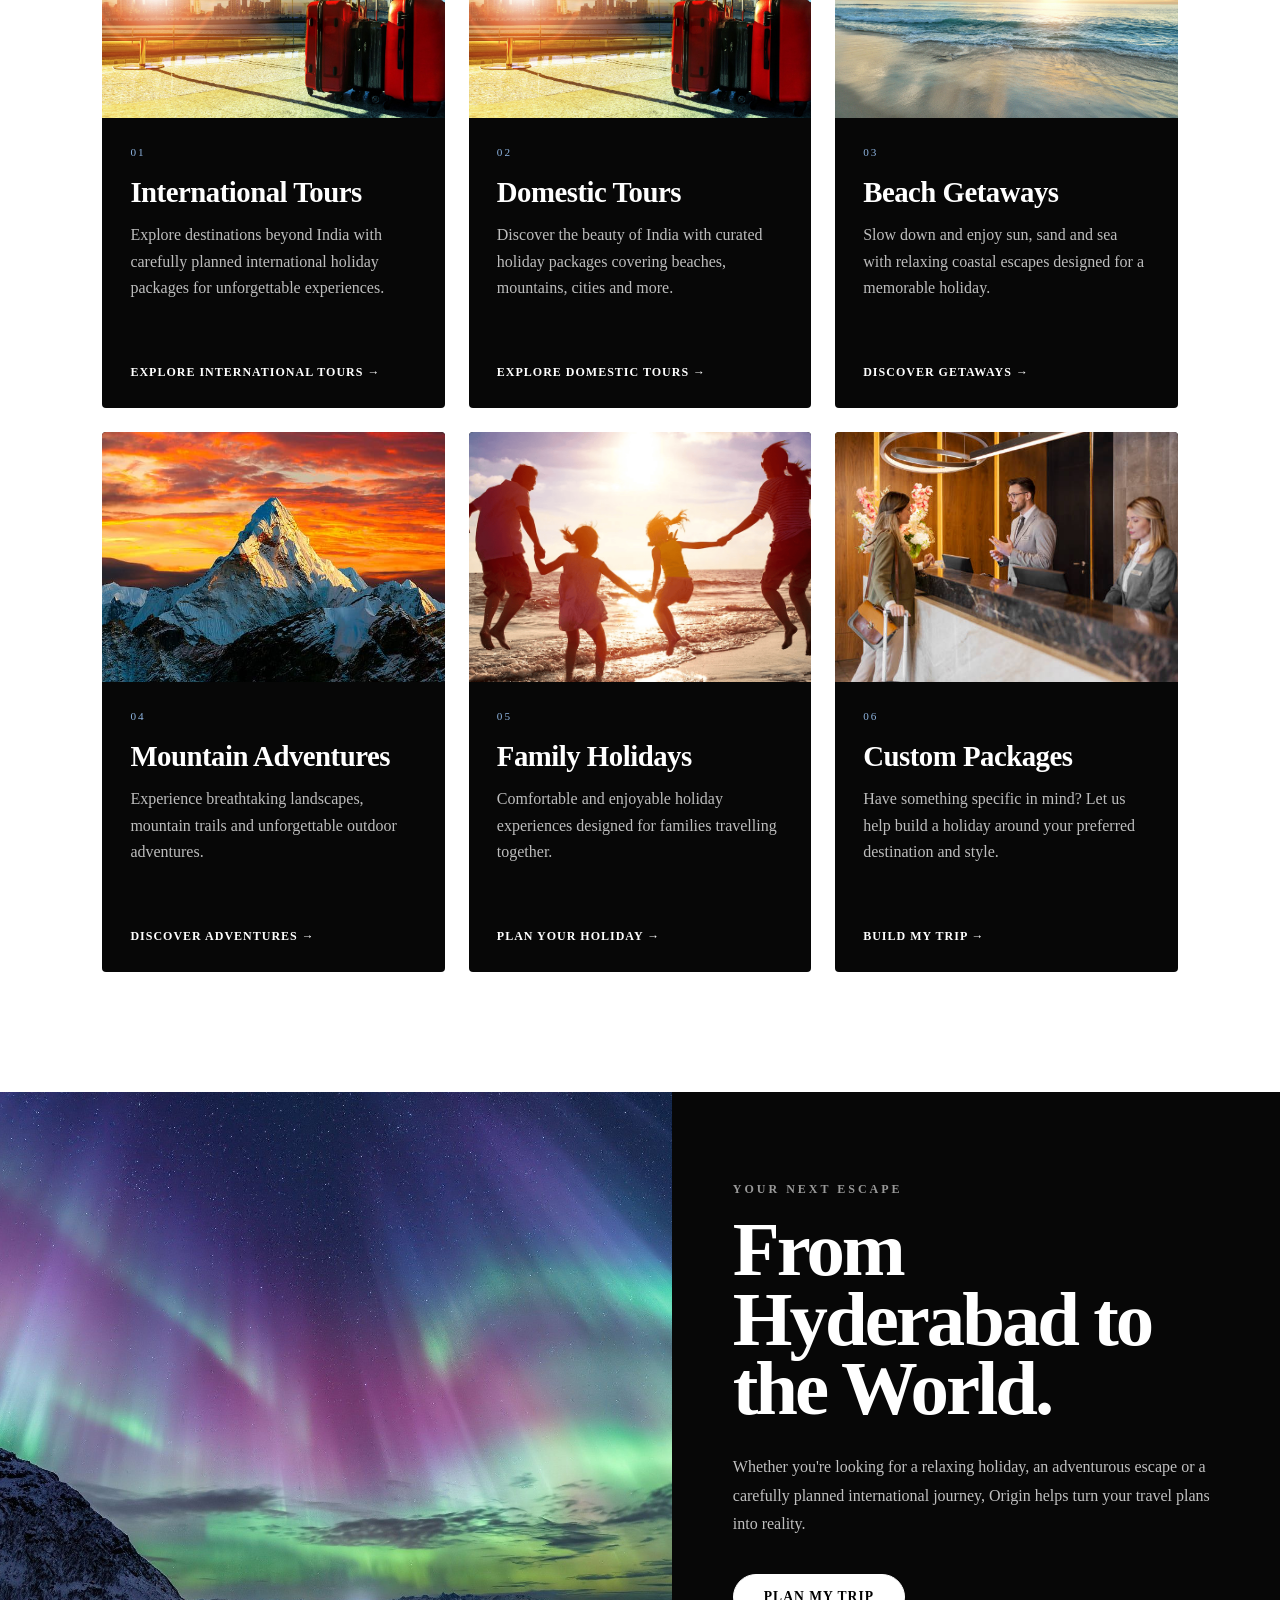
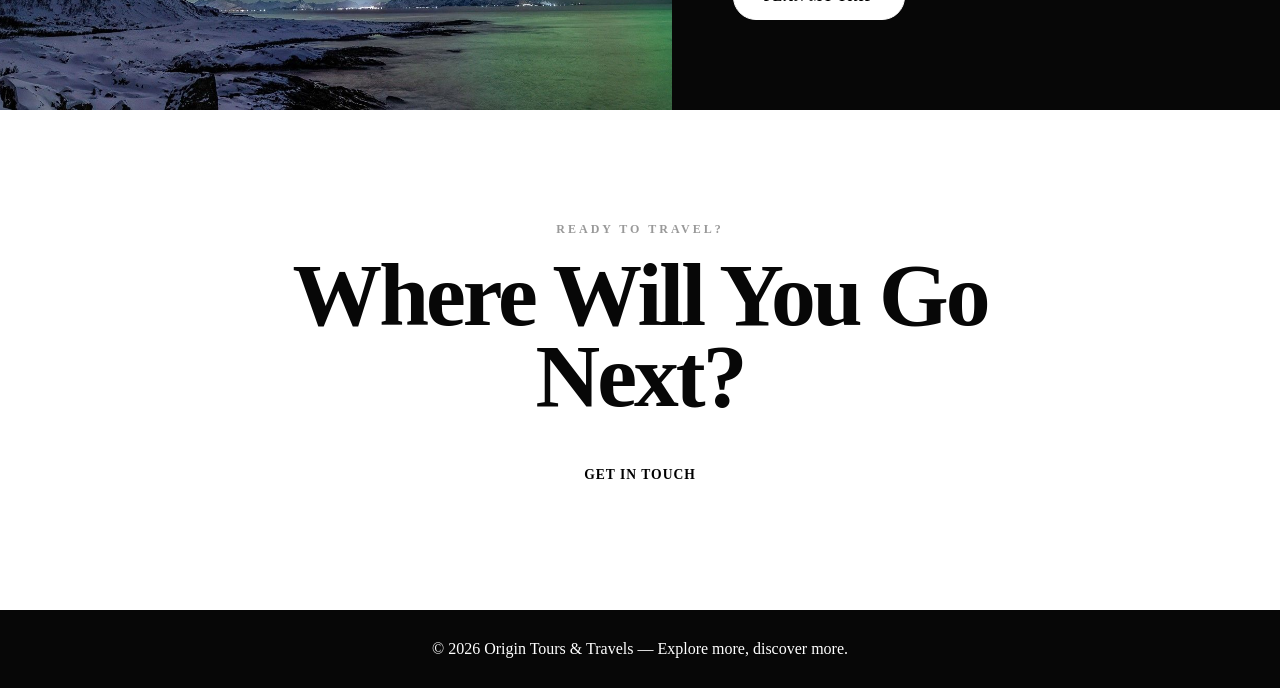
<file: tours.html>
<!DOCTYPE html>
<html lang="en">

<head>

    <meta charset="UTF-8">
    <meta name="viewport" content="width=device-width, initial-scale=1.0">

    <title>Origin — Tours</title>

    <link rel="stylesheet" href="style.css">

    <style>

        @import url('https://fonts.googleapis.com/css2?family=Montserrat:ital,wght@1,200&display=swap');

        * {
            -webkit-user-drag: none;
        }


        /* ========================================================
           TOURS PAGE
        ======================================================== */

        :root {
            --tours-accent-light: #8db3df;
            --tours-accent-dark: #456d9d;
            --tours-accent-soft: rgba(98, 146, 204, 0.18);
        }


        /* ========================================================
           NAVBAR
        ======================================================== */

        .nav-btn,
        .nav-btn:hover,
        .nav-btn:focus,
        .nav-btn:visited {
            text-decoration: none;
        }


        /* ========================================================
           TOURS HERO
        ======================================================== */

        .tours-hero {
            position: relative;

            min-height: 75vh;

            display: grid;
            grid-template-columns: 45% 55%;
            align-items: center;

            padding: 150px 8% 90px;

            background-color: #070707;
            color: #ffffff;

            overflow: hidden;
        }

        .tours-hero::after {
            content: "";

            position: absolute;

            right: 8%;
            bottom: 34px;

            width: 110px;
            height: 1px;

            background: var(--tours-accent-light);
            opacity: 0.8;
        }


        /* ========================================================
           HERO CONTENT
        ======================================================== */

        .tours-hero-content {
            position: relative;
            z-index: 2;

            max-width: 800px;
        }

        .tours-hero h1 {
            max-width: 800px;

            font-size: clamp(3.2rem, 7vw, 6.5rem);
            line-height: 0.92;
            font-weight: 700;
            letter-spacing: -3px;
        }

        .tours-hero h1 span {
            display: block;
            color: var(--tours-accent-light);
        }

        .tours-intro {
            max-width: 620px;

            margin-top: 35px;

            color: #cfcfcf;

            font-size: 1.05rem;
            line-height: 1.8;
        }


        /* ========================================================
           HERO IMAGE
        ======================================================== */

        .tours-hero-visual {
            position: relative;

            height: 560px;

            margin-left: 30px;

            overflow: hidden;

            align-self: center;

            border: 1px solid rgba(255, 255, 255, 0.2);

            box-shadow:
                18px 18px 0 var(--tours-accent-soft);
        }

        .tours-hero-visual img {
            width: 100%;
            height: 100%;

            display: block;

            object-fit: cover;
            object-position: center;

            opacity: 0.9;
        }

        .tours-hero-visual::after {
            content: "";

            position: absolute;
            inset: 0;

            background:
                linear-gradient(
                    to right,
                    #070707 0%,
                    rgba(7, 7, 7, 0.75) 12%,
                    rgba(7, 7, 7, 0.15) 38%,
                    transparent 60%
                );
        }

        .tours-hero-visual::before {
            content: "";

            position: absolute;
            inset: 0;

            z-index: 1;

            background:
                linear-gradient(
                    to bottom,
                    rgba(7, 7, 7, 0.35),
                    transparent 20%,
                    transparent 80%,
                    rgba(7, 7, 7, 0.7)
                );
        }

        .tours-hero .hero-image-caption {
            position: absolute;

            z-index: 2;

            right: 25px;
            bottom: 25px;
            left: 25px;

            display: flex;
            justify-content: space-between;
            align-items: center;

            color: var(--tours-accent-light);

            font-size: 0.7rem;
            letter-spacing: 2px;
            text-transform: uppercase;
        }


        /* ========================================================
           TOURS INTRO
        ======================================================== */

        .tours-intro-section {
            position: relative;

            display: grid;
            grid-template-columns: 1fr 1fr;
            gap: 80px;

            padding: 120px 8%;

            background: #111111;
            color: #ffffff;

            align-items: center;

            overflow: hidden;
        }

        .tours-intro-section::before {
            content: "";

            position: absolute;

            width: 520px;
            height: 520px;

            left: -260px;
            top: 50%;

            transform: translateY(-50%);

            background:
                radial-gradient(
                    circle,
                    rgba(98, 146, 204, 0.30) 0%,
                    rgba(98, 146, 204, 0.15) 35%,
                    rgba(98, 146, 204, 0.05) 60%,
                    transparent 75%
                );

            pointer-events: none;
        }

        .tours-intro-section::after {
            content: "";

            position: absolute;

            left: 0;
            top: 0;

            width: 2px;
            height: 100%;

            background:
                linear-gradient(
                    to bottom,
                    transparent,
                    var(--tours-accent-light),
                    transparent
                );

            opacity: 0.65;
        }

        .tours-intro-heading,
        .tours-intro-content {
            position: relative;
            z-index: 1;
        }

        .tours-intro-heading {
            max-width: 700px;
        }

        .tours-intro-heading h2 {
            font-size: clamp(2.8rem, 5vw, 5rem);

            line-height: 0.95;
            letter-spacing: -3px;
        }

        .tours-intro-content {
            max-width: 550px;
        }

        .tours-intro-content p:not(.section-label) {
            margin-bottom: 30px;

            color: #c0c0c0;

            font-size: 1.05rem;
            line-height: 1.8;
        }

        .tours-text-link,
        .tours-text-link:link,
        .tours-text-link:visited {
            display: inline-block;

            color: #ffffff;

            text-decoration: none;

            font-size: 0.8rem;
            font-weight: 700;
            letter-spacing: 1px;
            text-transform: uppercase;
        }

        .tours-text-link:hover,
        .tours-text-link:focus {
            text-decoration: underline;
        }


        /* ========================================================
           TOURS SECTION
        ======================================================== */

        .tours-section {
            padding: 120px 8%;

            background-color: #ffffff;
            color: #070707;
        }


        /* ========================================================
           TOURS HEADING
        ======================================================== */

        .tours-heading {
            max-width: 800px;

            margin-bottom: 60px;
        }

        .tours-heading h2 {
            max-width: 800px;

            font-size: clamp(2.8rem, 5vw, 5rem);
            line-height: 0.95;
            letter-spacing: -3px;
        }


        /* ========================================================
           TOURS GRID
        ======================================================== */

        .tours-grid {
            display: grid;

            grid-template-columns: repeat(3, 1fr);

            gap: 24px;
        }


        /* ========================================================
           TOUR CARD
        ======================================================== */

        .tour-card {
            display: flex;
            flex-direction: column;

            min-height: 540px;

            background-color: #070707;
            color: #ffffff;

            border-radius: 4px;
            overflow: hidden;

            transition:
                transform 0.3s ease,
                box-shadow 0.3s ease;
        }

        .tour-card:hover {
            transform: translateY(-8px);

            box-shadow:
                0 20px 40px rgba(0, 0, 0, 0.18);
        }


        /* ========================================================
           TOUR IMAGE
        ======================================================== */

        .tour-image {
            width: 100%;
            height: 250px;

            overflow: hidden;

            flex-shrink: 0;
        }

        .tour-image img {
            width: 100%;
            height: 100%;

            display: block;

            object-fit: cover;

            transition:
                transform 0.5s ease;
        }

        .tour-card:hover .tour-image img {
            transform: scale(1.06);
        }


        /* ========================================================
           TOUR CONTENT
        ======================================================== */

        .tour-content {
            flex: 1;

            padding: 28px;

            display: flex;
            flex-direction: column;
        }

        .tour-number {
            display: block;

            margin-bottom: 20px;

            color: var(--tours-accent-light);

            font-size: 0.7rem;
            letter-spacing: 2px;
        }

        .tour-content h3 {
            margin-bottom: 15px;

            font-size: 1.8rem;
            line-height: 1;
            letter-spacing: -0.5px;
        }

        .tour-content p {
            margin-bottom: 25px;

            color: #bdbdbd;

            line-height: 1.65;
        }

        .tour-content a {
            display: inline-block;

            margin-top: auto;

            color: #ffffff;

            text-decoration: none;

            font-size: 0.75rem;
            font-weight: 700;
            letter-spacing: 1px;
            text-transform: uppercase;
        }

        .tour-content a:hover {
            text-decoration: underline;
        }


        /* ========================================================
           FEATURED TOUR
        ======================================================== */

        .tour-feature {
            display: grid;

            grid-template-columns: 1.05fr 0.95fr;

            min-height: 600px;

            background-color: #070707;
            color: #ffffff;
        }

        .tour-feature-image {
            min-height: 600px;
        }

        .tour-feature-image img {
            width: 100%;
            height: 100%;

            display: block;

            object-fit: cover;
        }

        .tour-feature-content {
            padding: 90px 10%;

            display: flex;
            flex-direction: column;

            justify-content: center;
            align-items: flex-start;
        }

        .tour-feature-content h2 {
            max-width: 600px;

            margin-bottom: 30px;

            font-size: clamp(3rem, 6vw, 6rem);

            line-height: 0.9;
            letter-spacing: -3px;
        }

        .tour-feature-content p:not(.section-label) {
            max-width: 500px;

            margin-bottom: 35px;

            color: #c0c0c0;

            line-height: 1.8;
        }


        /* ========================================================
           TOURS CTA
        ======================================================== */

        .tours-cta {
            min-height: 500px;

            padding: 100px 8%;

            background-color: #ffffff;
            color: #070707;

            display: flex;
            flex-direction: column;

            align-items: center;
            justify-content: center;

            text-align: center;
        }

        .tours-cta h2 {
            max-width: 900px;

            margin-bottom: 35px;

            font-size: clamp(3rem, 7vw, 6rem);

            line-height: 0.9;
            letter-spacing: -3px;
        }


        /* ========================================================
           RESPONSIVE — TABLET
        ======================================================== */

        @media (max-width: 1100px) {

            .tours-grid {
                grid-template-columns: repeat(2, 1fr);
            }

        }


        @media (max-width: 1000px) {

            .tours-hero {
                grid-template-columns: 1fr 1fr;
            }

            .tours-hero-visual {
                height: 500px;
            }

            .tours-intro-section {
                grid-template-columns: 1fr;

                gap: 50px;
            }

            .tour-feature {
                grid-template-columns: 1fr;
            }

            .tour-feature-image {
                min-height: 450px;
            }

        }


        /* ========================================================
           RESPONSIVE — MOBILE
        ======================================================== */

        @media (max-width: 700px) {

            .tours-hero {
                min-height: 75vh;

                grid-template-columns: 1fr;

                padding: 140px 6% 70px;
            }

            .tours-hero-content {
                z-index: 3;
            }

            .tours-hero h1 {
                letter-spacing: -2px;
            }

            .tours-intro {
                font-size: 0.95rem;
            }

            .tours-hero-visual {
                height: 400px;

                margin-left: 0;
                margin-top: 50px;
            }

            .tours-intro-section {
                gap: 40px;

                padding: 90px 6%;
            }

            .tours-intro-heading h2 {
                letter-spacing: -2px;
            }

            .tours-section {
                padding: 80px 6%;
            }

            .tours-heading {
                margin-bottom: 45px;
            }

            .tours-grid {
                grid-template-columns: 1fr;
            }

            .tour-image {
                height: 240px;
            }

            .tour-card {
                min-height: 0;
            }

            .tour-feature-image {
                min-height: 350px;
            }

            .tour-feature-content {
                padding: 70px 6%;
            }

            .tours-cta {
                min-height: 400px;
                padding: 80px 6%;
            }

        }

    </style>

</head>


<body>


    <!-- ========================================================
         NAVBAR
    ======================================================== -->

    <header class="navbar">

        <div class="logo">
            Origin
        </div>


        <nav class="nav-links">

            <div class="nav-item">

                <a
                    href="index.html"
                    class="nav-link"
                >
                    Home
                </a>

            </div>


            <div class="nav-item">

                <a
                    href="Destination.html"
                    class="nav-link"
                >
                    Destination
                </a>

            </div>


            <div class="nav-item has-dropdown">

                <a
                    href="tours.html"
                    class="nav-link"
                >
                    Tours
                </a>

                <div class="dropdown">

                    <a href="Internationaltours.html">
                        International Tours
                    </a>

                    <a href="Domestictours.html">
                        Domestic Tours
                    </a>

                </div>

            </div>


            <div class="nav-item">

                <a
                    href="Umrah.html"
                    class="nav-link"
                >
                    Umrah
                </a>

            </div>


            <div class="nav-item">

                <a
                    href="services.html"
                    class="nav-link"
                >
                    Services
                </a>

            </div>


            <div class="nav-item has-dropdown">

                <a
                    href="contact.html"
                    class="nav-link"
                >
                    Contact
                </a>

                <div class="dropdown">

                    <a href="contact.html">
                        Contact Page
                    </a>

                    <a href="mailto:Originsoftware@gmail.com">
                        Email
                    </a>

                    <a
                        href="https://www.instagram.com/originsoftwares"
                        target="_blank"
                    >
                        Instagram
                    </a>

                </div>

            </div>


            <div class="nav-item">

                <a
                    href="about.html"
                    class="nav-link"
                >
                    About Us
                </a>

            </div>

        </nav>


        <a
            href="contact.html"
            class="nav-btn"
        >
            Register Now
        </a>

    </header>


    <!-- ========================================================
         MAIN
    ======================================================== -->

    <main>


        <!-- ====================================================
             TOURS HERO
        ===================================================== -->

        <section class="tours-hero">

            <div class="tours-hero-content">

                <p class="section-label">
                    HOLIDAY PACKAGES
                </p>

                <h1>
                    Holiday Packages
                    <span>from Hyderabad.</span>
                </h1>

                <p class="tours-intro">
                    Discover curated holiday experiences tailored
                    just for you. From relaxing beach getaways
                    to adventurous mountain treks.
                </p>

            </div>


            <div class="tours-hero-visual">

                <img
                    src="New folder/Tour.jpg"
                    alt="Holiday travel destination"
                >

                <div class="hero-image-caption">

                    <span>
                        01
                    </span>

                    <span>
                        DOMESTIC &amp; INTERNATIONAL
                    </span>

                </div>

            </div>

        </section>


        <!-- ====================================================
             TOURS INTRO
        ===================================================== -->

        <section class="tours-intro-section">

            <div class="tours-intro-heading">

                <p class="section-label">
                    FIND YOUR ESCAPE
                </p>

                <h2>
                    Travel<br>
                    your way.
                </h2>

            </div>


            <div class="tours-intro-content">

                <p>
                    From quick getaways and family holidays to
                    mountain adventures and international escapes,
                    explore carefully planned experiences designed
                    around the way you want to travel.
                </p>

                <a
                    href="#tours-container"
                    class="tours-text-link"
                >
                    Explore Our Packages &rarr;
                </a>

            </div>

        </section>


        <!-- ====================================================
             TOUR CATEGORIES
        ===================================================== -->

        <section class="tours-section">


            <div class="tours-heading">

                <p class="section-label">
                    EXPLORE OUR PACKAGES
                </p>

                <h2>
                    Choose Your
                    Next Escape.
                </h2>

            </div>


            <div
                class="tours-grid"
                id="tours-container"
            >


                <!-- INTERNATIONAL -->

                <article class="tour-card">

                    <div class="tour-image">

                        <img
                            src="New folder/Tour.3.jpg"
                            alt="International holiday"
                        >

                    </div>

                    <div class="tour-content">

                        <span class="tour-number">
                            01
                        </span>

                        <h3>
                            International Tours
                        </h3>

                        <p>
                            Explore destinations beyond India with
                            carefully planned international holiday
                            packages for unforgettable experiences.
                        </p>

                        <a href="Internationaltours.html">
                            Explore International Tours &rarr;
                        </a>

                    </div>

                </article>


                <!-- DOMESTIC -->

                <article class="tour-card">

                    <div class="tour-image">

                        <img
                            src="New folder/Tour.3.jpg"
                            alt="Domestic holiday in India"
                        >

                    </div>

                    <div class="tour-content">

                        <span class="tour-number">
                            02
                        </span>

                        <h3>
                            Domestic Tours
                        </h3>

                        <p>
                            Discover the beauty of India with
                            curated holiday packages covering
                            beaches, mountains, cities and more.
                        </p>

                        <a href="Domestictours.html">
                            Explore Domestic Tours &rarr;
                        </a>

                    </div>

                </article>


                <!-- BEACH -->

                <article class="tour-card">

                    <div class="tour-image">

                        <img
                            src="New folder/beach4.jpg"
                            alt="Beach holiday"
                        >

                    </div>

                    <div class="tour-content">

                        <span class="tour-number">
                            03
                        </span>

                        <h3>
                            Beach Getaways
                        </h3>

                        <p>
                            Slow down and enjoy sun, sand and sea
                            with relaxing coastal escapes designed
                            for a memorable holiday.
                        </p>

                        <a href="Internationaltours.html">
                            Discover Getaways &rarr;
                        </a>

                    </div>

                </article>


                <!-- ADVENTURE -->

                <article class="tour-card">

                    <div class="tour-image">

                        <img
                            src="New folder/Mountain.jpg"
                            alt="Mountain adventure"
                        >

                    </div>

                    <div class="tour-content">

                        <span class="tour-number">
                            04
                        </span>

                        <h3>
                            Mountain Adventures
                        </h3>

                        <p>
                            Experience breathtaking landscapes,
                            mountain trails and unforgettable
                            outdoor adventures.
                        </p>

                        <a href="Domestictours.html">
                            Discover Adventures &rarr;
                        </a>

                    </div>

                </article>


                <!-- FAMILY -->

                <article class="tour-card">

                    <div class="tour-image">

                        <img
                            src="New folder/family.png"
                            alt="Family holiday"
                        >

                    </div>

                    <div class="tour-content">

                        <span class="tour-number">
                            05
                        </span>

                        <h3>
                            Family Holidays
                        </h3>

                        <p>
                            Comfortable and enjoyable holiday
                            experiences designed for families
                            travelling together.
                        </p>

                        <a href="contact.html">
                            Plan Your Holiday &rarr;
                        </a>

                    </div>

                </article>


                <!-- CUSTOM -->

                <article class="tour-card">

                    <div class="tour-image">

                        <img
                            src="New folder/Custom.jpg"
                            alt="Custom holiday planning"
                        >

                    </div>

                    <div class="tour-content">

                        <span class="tour-number">
                            06
                        </span>

                        <h3>
                            Custom Packages
                        </h3>

                        <p>
                            Have something specific in mind?
                            Let us help build a holiday around
                            your preferred destination and style.
                        </p>

                        <a href="contact.html">
                            Build My Trip &rarr;
                        </a>

                    </div>

                </article>


            </div>

        </section>


        <!-- ====================================================
             FEATURED TOUR
        ===================================================== -->

        <section class="tour-feature">

            <div class="tour-feature-image">

                <img
                    src="New folder/Northernlights.jpg"
                    alt="Northern lights"
                >

            </div>


            <div class="tour-feature-content">

                <p class="section-label">
                    YOUR NEXT ESCAPE
                </p>

                <h2>
                    From Hyderabad
                    to the World.
                </h2>

                <p>
                    Whether you're looking for a relaxing holiday,
                    an adventurous escape or a carefully planned
                    international journey, Origin helps turn your
                    travel plans into reality.
                </p>

                <a
                    href="contact.html"
                    class="home-btn"
                >
                    Plan My Trip
                </a>

            </div>

        </section>


        <!-- ====================================================
             CTA
        ===================================================== -->

        <section class="tours-cta">

            <p class="section-label">
                READY TO TRAVEL?
            </p>

            <h2>
                Where Will
                You Go Next?
            </h2>

            <a
                href="contact.html"
                class="home-btn"
            >
                Get in Touch
            </a>

        </section>


    </main>


    <!-- ========================================================
         FOOTER
    ======================================================== -->

    <footer class="hero-footer">

        <p>
            &copy; 2026 Origin Tours &amp; Travels
            &mdash;
            Explore more, discover more.
        </p>

    </footer>


</body>

</html>
</file>
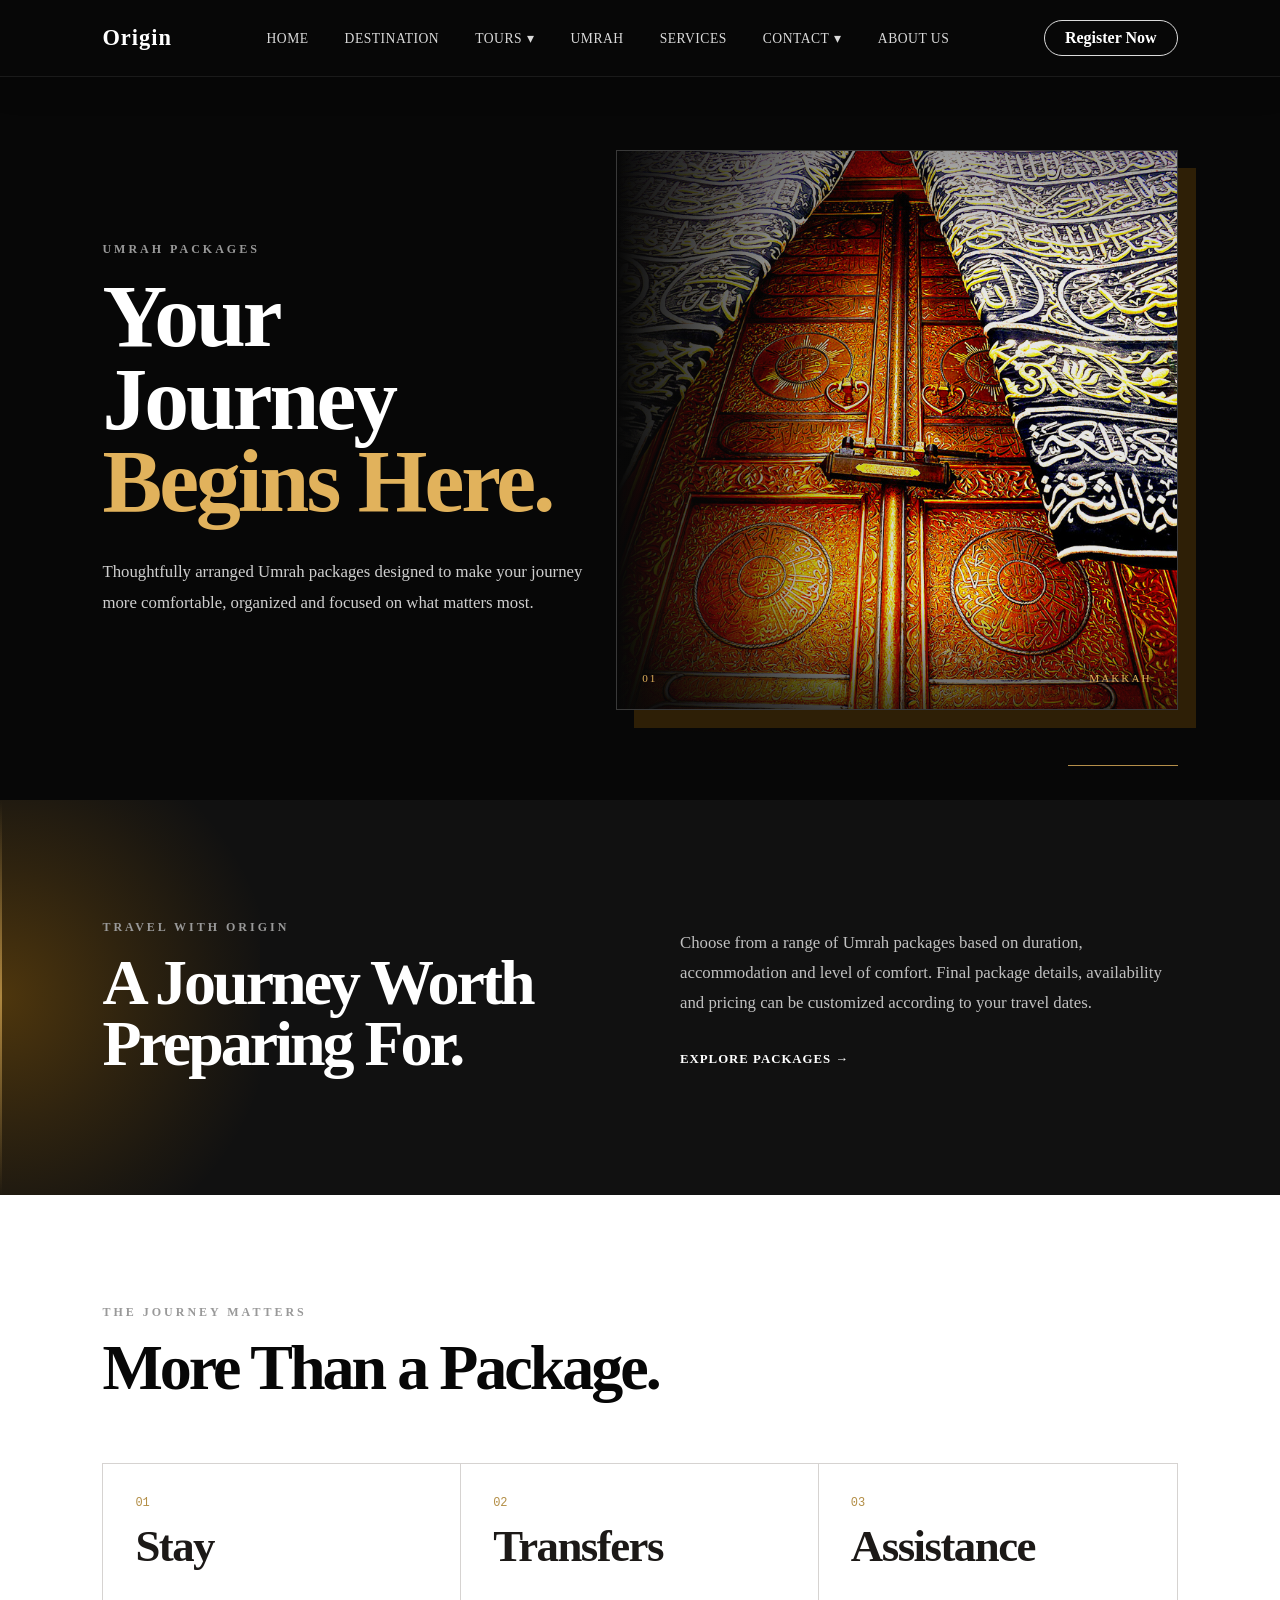
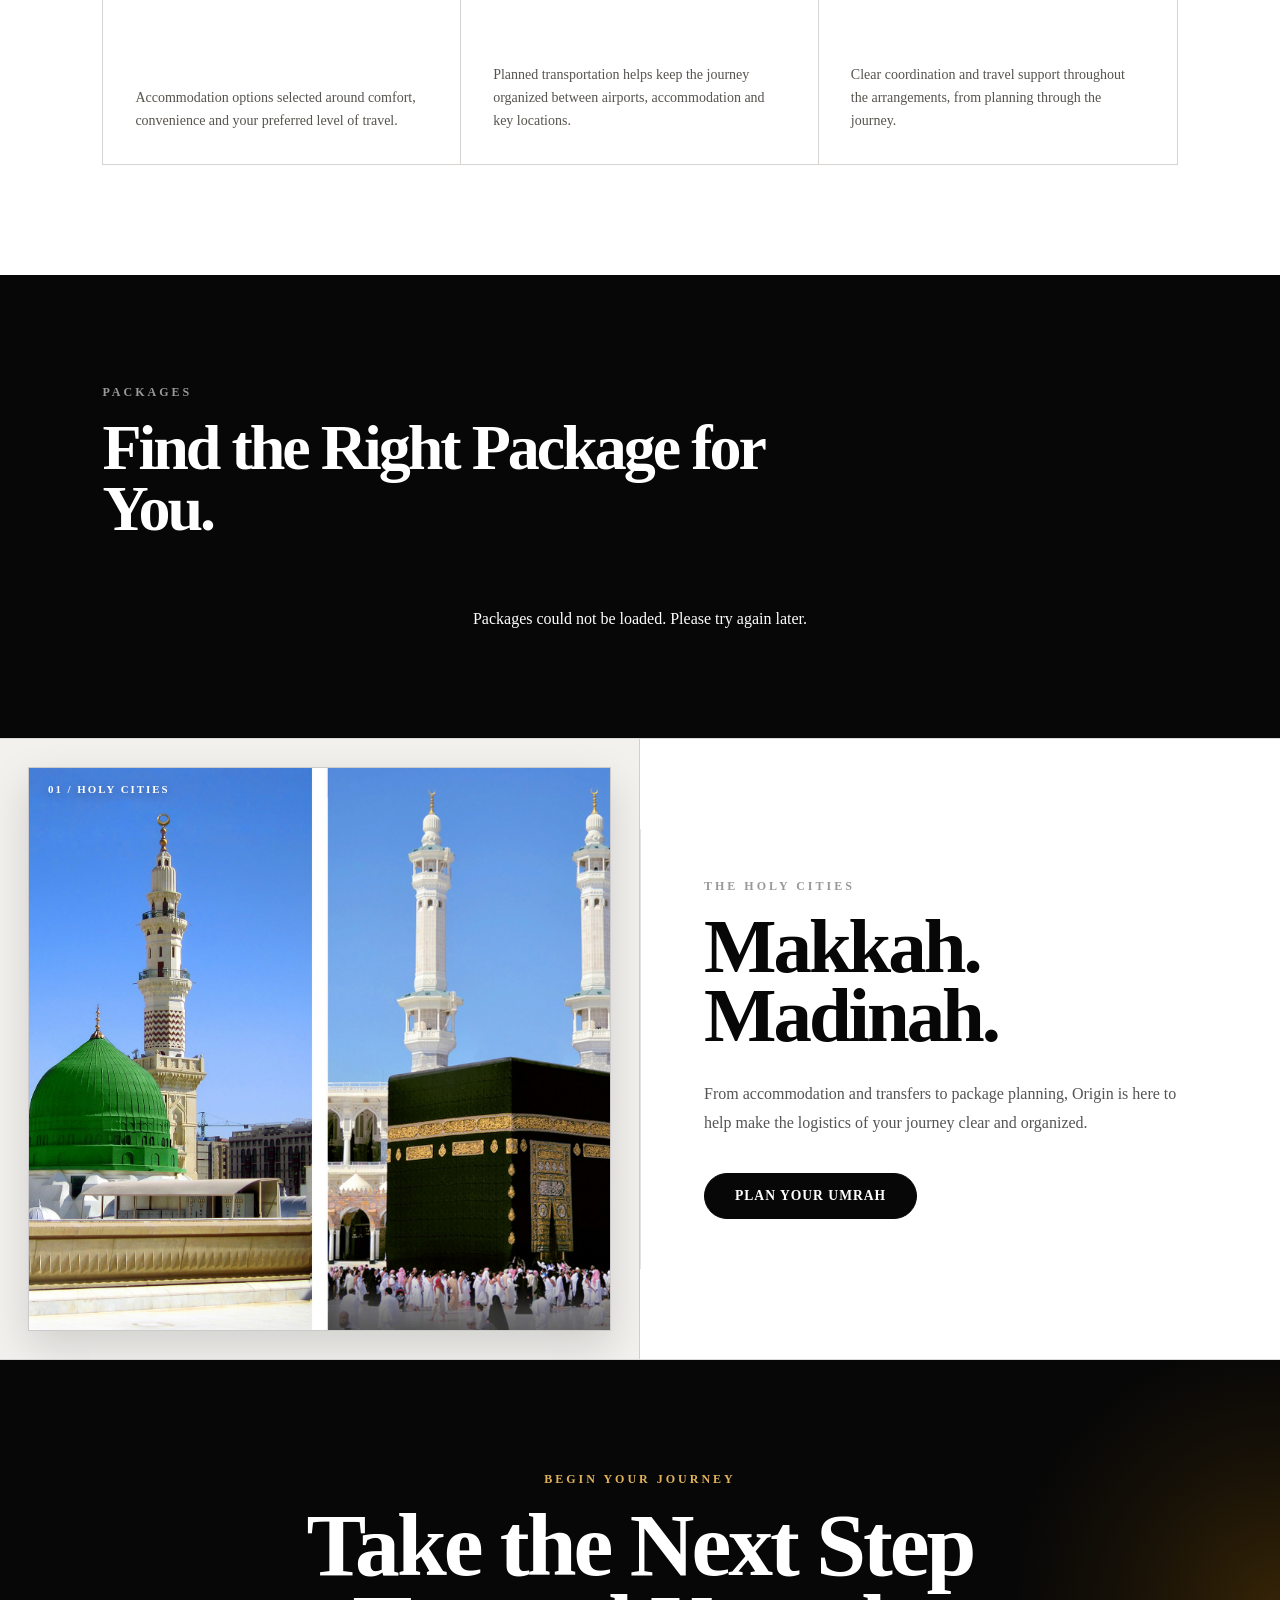
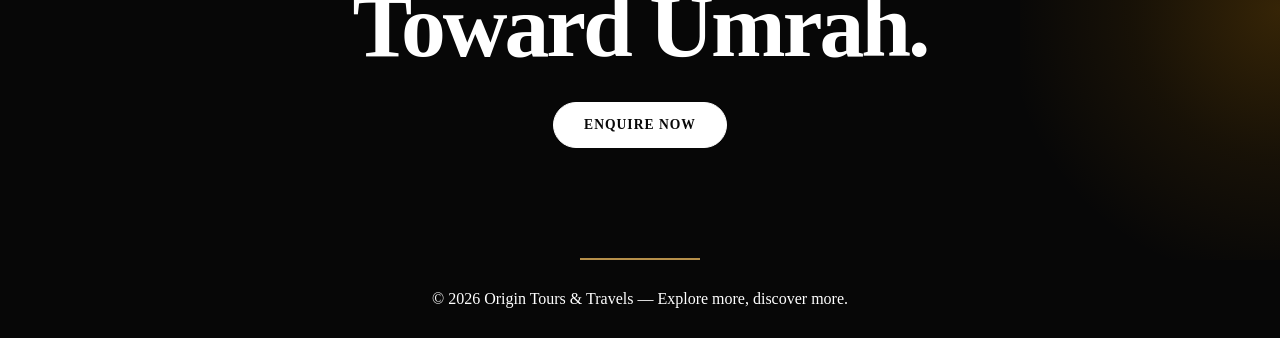
<file: Umrah.html>
<!DOCTYPE html>
<html lang="en">

<head>
    <meta charset="UTF-8">
    <meta name="viewport" content="width=device-width, initial-scale=1.0">

    <title>Origin — Umrah</title>

    <link rel="stylesheet" href="style.css">

    <style>

        @import url('https://fonts.googleapis.com/css2?family=Montserrat:ital,wght@1,200&display=swap');


        /* ========================================================
           UMRAH PAGE
        ======================================================== */

        * {
            -webkit-user-drag: none;
        }

        :root {
            --umrah-accent-light: #e1b25c;
            --umrah-accent-dark: #9f6b18;
            --umrah-accent-soft: rgba(219, 140, 4, 0.18);
            --umrah-accent-glow: rgba(219, 140, 4, 0.30);

            --umrah-sand: #db8c04;
            --umrah-sand-soft: rgba(219, 140, 4, 0.18);
        }


        /* ========================================================
           NAVBAR
        ======================================================== */

        .nav-btn,
        .nav-btn:hover,
        .nav-btn:focus,
        .nav-btn:visited {
            text-decoration: none;
        }


        /* ========================================================
           UMRAH HERO
        ======================================================== */

        .umrah-hero {
            position: relative;

            min-height: 75vh;

            display: grid;
            grid-template-columns: 45% 55%;
            align-items: center;

            padding: 150px 8% 90px;

            background: #070707;
            color: #ffffff;

            overflow: hidden;
        }

        .umrah-hero::after {
            content: "";

            position: absolute;

            right: 8%;
            bottom: 34px;

            width: 110px;
            height: 1px;

            background: var(--umrah-accent-light);

            opacity: 0.8;
        }


        /* ========================================================
           HERO CONTENT
        ======================================================== */

        .umrah-hero-content {
            position: relative;

            z-index: 2;

            max-width: 800px;
        }

        .umrah-hero h1 {
            max-width: 800px;

            font-size: clamp(3.2rem, 7vw, 6.5rem);

            line-height: 0.92;
            letter-spacing: -3px;
        }

        .umrah-hero h1 span {
            display: block;

            color: var(--umrah-accent-light);
        }

        .umrah-intro {
            max-width: 620px;

            margin-top: 35px;

            color: #cfcfcf;

            font-size: 1.05rem;
            line-height: 1.8;
        }


        /* ========================================================
           UMRAH HERO IMAGE
        ======================================================== */

        .umrah-hero-visual {
            position: relative;

            height: 560px;

            margin-left: 30px;

            overflow: hidden;

            align-self: center;

            border: 1px solid rgba(255, 255, 255, 0.2);

            box-shadow:
                18px 18px 0 var(--umrah-accent-soft);
        }

        .umrah-hero-visual img {
            width: 100%;
            height: 100%;

            display: block;

            object-fit: cover;
            object-position: center;

            opacity: 0.9;
        }

        .umrah-hero-visual::after {
            content: "";

            position: absolute;

            inset: 0;

            background:
                linear-gradient(
                    to right,
                    #070707 0%,
                    rgba(7, 7, 7, 0.75) 12%,
                    rgba(7, 7, 7, 0.15) 38%,
                    transparent 60%
                );
        }

        .umrah-hero-visual::before {
            content: "";

            position: absolute;

            inset: 0;

            z-index: 1;

            background:
                linear-gradient(
                    to bottom,
                    rgba(7, 7, 7, 0.35),
                    transparent 20%,
                    transparent 80%,
                    rgba(7, 7, 7, 0.7)
                );
        }

        .umrah-hero .hero-image-caption {
            position: absolute;

            z-index: 2;

            right: 25px;
            bottom: 25px;
            left: 25px;

            display: flex;
            justify-content: space-between;
            align-items: center;

            color: var(--umrah-accent-light);

            font-size: 0.7rem;
            letter-spacing: 2px;
            text-transform: uppercase;
        }


        /* ========================================================
           UMRAH INTRO
        ======================================================== */

        .umrah-intro-section {
            position: relative;

            display: grid;

            grid-template-columns: 1fr 1fr;
            gap: 80px;

            padding: 120px 8%;

            background: #111111;
            color: #ffffff;

            align-items: center;

            overflow: hidden;
        }

        .umrah-intro-section::before {
            content: "";

            position: absolute;

            width: 520px;
            height: 520px;

            left: -260px;
            top: 50%;

            transform: translateY(-50%);

            background:
                radial-gradient(
                    circle,
                    var(--umrah-accent-glow) 0%,
                    rgba(219, 140, 4, 0.15) 35%,
                    rgba(219, 140, 4, 0.05) 60%,
                    transparent 75%
                );

            pointer-events: none;
        }

        .umrah-intro-section::after {
            content: "";

            position: absolute;

            left: 0;
            top: 0;

            width: 2px;
            height: 100%;

            background:
                linear-gradient(
                    to bottom,
                    transparent,
                    var(--umrah-accent-light),
                    transparent
                );

            opacity: 0.65;
        }

        .umrah-intro-heading,
        .umrah-intro-text {
            position: relative;

            z-index: 1;
        }

        .umrah-intro-heading {
            max-width: 700px;
        }

        .umrah-intro-heading h2 {
            font-size: clamp(2.8rem, 5vw, 5rem);

            line-height: 0.95;
            letter-spacing: -3px;
        }

        .umrah-intro-text {
            max-width: 550px;
        }

        .umrah-intro-text p {
            margin-bottom: 30px;

            color: #c0c0c0;

            font-size: 1.05rem;
            line-height: 1.8;
        }

        .umrah-intro-link,
        .umrah-intro-link:link,
        .umrah-intro-link:visited {
            display: inline-block;

            color: #ffffff;

            text-decoration: none;

            font-size: 0.8rem;
            font-weight: 700;
            letter-spacing: 1px;
            text-transform: uppercase;
        }

        .umrah-intro-link:hover,
        .umrah-intro-link:focus {
            text-decoration: underline;
        }


        /* ========================================================
           UMRAH JOURNEY SUPPORT
        ======================================================== */

        .umrah-support {
            padding: 110px 8%;

            background: #ffffff;
            color: #070707;
        }

        .umrah-support-heading {
            max-width: 750px;

            margin-bottom: 65px;
        }

        .umrah-support-heading h2 {
            font-size: clamp(2.8rem, 5vw, 5rem);

            line-height: 0.95;
            letter-spacing: -3px;
        }


        /* ========================================================
           SUPPORT GRID
        ======================================================== */

        .umrah-support-grid {
            display: grid;

            grid-template-columns: repeat(3, 1fr);

            border: 1px solid #d6d3d1;

            background: #ffffff;
        }


        /* ========================================================
           SUPPORT CARD
        ======================================================== */

        .umrah-support-item {
            min-height: 300px;

            padding: 2rem;

            display: flex;
            flex-direction: column;
            justify-content: space-between;

            background-color: #ffffff;

            border-right: 1px solid #d6d3d1;

            cursor: pointer;

            transition:
                background-color 200ms ease;
        }

        .umrah-support-item:last-child {
            border-right: none;
        }


        /* ========================================================
           SUPPORT NUMBER
        ======================================================== */

        .umrah-support-number {
            display: block;

            color: #b38e46;

            font-family: monospace;
            font-size: 0.75rem;

            transition:
                color 200ms ease;
        }

        /* ========================================================
           SUPPORT TITLE
        ======================================================== */
        
        .umrah-support-item h3 {
            margin: 0.9rem 0 0;
            color: #1c1917;        
            font-family: inherit;
        
            font-size: 2.8rem;
            font-weight: 700;

            line-height: 0.95;
            letter-spacing: -1.5px;
            min-height: 2.7rem;
            transition: color 200ms ease;
        }

        /* ========================================================
           SUPPORT DESCRIPTION
        ======================================================== */

        .umrah-support-item p {
            max-width: 360px;

            margin-top: 2rem;

            color: #57534e;

            font-size: 0.875rem;

            line-height: 1.65;

            transition:
                color 200ms ease;
        }


        /* ========================================================
           SUPPORT HOVER
        ======================================================== */

        .umrah-support-item:hover {
            background-color: #064e3b;
        }

        .umrah-support-item:hover .umrah-support-number {
            color: #34d399;
        }

        .umrah-support-item:hover h3 {
            color: #d4a85c;
        }

        .umrah-support-item:hover p {
            color: #a7f3d0;
        }


        /* ========================================================
           UMRAH PACKAGES
        ======================================================== */

        .umrah-packages-section {
            padding: 110px 8%;

            background: #070707;
            color: #ffffff;
        }

        .umrah-packages-heading {
            max-width: 750px;

            margin-bottom: 70px;
        }

        .umrah-packages-heading h2 {
            font-size: clamp(2.8rem, 5vw, 5rem);

            line-height: 0.95;
            letter-spacing: -3px;
        }

        .umrah-packages-grid {
            display: grid;

            grid-template-columns: repeat(3, 1fr);

            gap: 25px;
        }


        /* ========================================================
           UMRAH CARD
        ======================================================== */

        .umrah-card {
            display: flex;
            flex-direction: column;

            min-height: 480px;

            background: #111111;
            color: #ffffff;

            border: 1px solid rgba(255, 255, 255, 0.08);

            border-radius: 4px;

            overflow: hidden;

            transition:
                transform 0.3s ease,
                box-shadow 0.3s ease,
                border-color 0.3s ease;
        }

        .umrah-card:hover {
            transform: translateY(-8px);

            border-color: rgba(219, 140, 4, 0.5);

            box-shadow:
                0 20px 40px rgba(0, 0, 0, 0.25);
        }

        .umrah-card-top {
            display: flex;

            justify-content: space-between;
            align-items: center;

            padding: 22px 28px;

            border-bottom: 1px solid rgba(255, 255, 255, 0.1);
        }

        .umrah-number {
            color: var(--umrah-sand);

            font-size: 0.75rem;
            letter-spacing: 2px;
        }

        .umrah-duration {
            color: #888888;

            font-size: 0.7rem;
            font-weight: 700;
            letter-spacing: 2px;
        }

        .umrah-card-content {
            flex: 1;

            padding: 30px;

            display: flex;
            flex-direction: column;
        }

        .package-badge {
            display: inline-block;

            align-self: flex-start;

            margin-bottom: 18px;

            padding: 6px 10px;

            background: var(--umrah-sand);
            color: #070707;

            font-size: 0.65rem;
            font-weight: 700;
            letter-spacing: 1.5px;

            border-radius: 2px;
        }

        .umrah-card-content h3 {
            margin-bottom: 18px;

            font-size: 2.1rem;

            line-height: 1;
            letter-spacing: -1px;
        }

        .umrah-card-content p {
            margin-bottom: 25px;

            color: #bdbdbd;

            line-height: 1.7;
        }

        .umrah-card-content ul {
            margin: 0 0 30px;

            padding-left: 18px;

            color: #d2d2d2;

            line-height: 1.9;
        }

        .umrah-card-content li::marker {
            color: var(--umrah-sand);
        }

        .umrah-card-content a {
            margin-top: auto;

            color: #ffffff;

            text-decoration: none;

            font-size: 0.8rem;
            font-weight: 700;
            letter-spacing: 1px;
            text-transform: uppercase;
        }

        .umrah-card-content a:hover {
            text-decoration: underline;
        }


    

       /* ========================================================
           FEATURED UMRAH CARD — GOLD GLASS
        ======================================================== */
            
        .featured-umrah {
            position: relative;
            isolation: isolate;
            overflow: hidden;
        
            border-color: rgba(219, 140, 4, 0.45);
        
            box-shadow:
                inset 0 3px 0 var(--umrah-sand);
        
            transition:
                transform 350ms ease,
                border-color 350ms ease,
                box-shadow 350ms ease;
        }
        
        
        /* Elegant gradient inside the card header */
        .featured-umrah .umrah-card-top {
            position: relative;
            z-index: 1;
        
            background: linear-gradient(
                110deg,
                rgba(219, 140, 4, 0.16) 0%,
                rgba(219, 140, 4, 0.08) 45%,
                rgba(219, 140, 4, 0.025) 100%
            );
        
            border-bottom: 1px solid rgba(219, 140, 4, 0.18);
        }
        
        
        /* Keep card content above the glass sweep */
        .featured-umrah .umrah-card-content {
            position: relative;
            z-index: 1;
        }
        
        
        /* Translucent gold glass reflection */
        .featured-umrah::after {
            content: "";
        
            position: absolute;
            z-index: 0;
        
            top: 0;
            left: -110%;
        
            width: 65%;
            height: 100%;
        
            background: linear-gradient(
                110deg,
                transparent 0%,
                rgba(219, 140, 4, 0.015) 30%,
                rgba(219, 140, 4, 0.13) 50%,
                rgba(219, 140, 4, 0.035) 70%,
                transparent 100%
            );
        
            transform: skewX(-18deg);
        
            pointer-events: none;
        }
        
        
        /* Card hover */
        .featured-umrah:hover {
            transform: translateY(-10px);
        
            border-color: rgba(219, 140, 4, 0.75);
        
            box-shadow:
                inset 0 3px 0 var(--umrah-sand),
                0 22px 45px rgba(0, 0, 0, 0.35);
        }
        
        
        /* Repeat the glass sweep while hovering */
        .featured-umrah:hover::after {
            animation: umrah-glass-sweep 1.6s ease-in-out infinite;
        }
        
        
        @keyframes umrah-glass-sweep {
            from {
                left: -110%;
            }
        
            to {
                left: 140%;
            }
        }
        
        /* ========================================================
           UMRAH FEATURE
        ======================================================== */

        .umrah-feature {
            display: grid;

            grid-template-columns: 1fr 1fr;

            min-height: 620px;

            background: #ffffff;
            color: #070707;

            border-top: 1px solid #d9d9d9;
            border-bottom: 1px solid #d9d9d9;
        }


        /* ========================================================
           UMRAH FEATURE IMAGE PANEL
        ======================================================== */

        .umrah-feature-image {
            position: relative;

            min-height: 620px;

            padding: 28px;

            background: #f2f1ee;

            border-right: 1px solid #d2d0cb;

            display: flex;
            align-items: stretch;
        }

        .umrah-feature-image::before {
            content: "01 / HOLY CITIES";

            position: absolute;

            top: 44px;
            left: 48px;

            z-index: 2;

            color: #ffffff;

            font-size: 0.68rem;
            font-weight: 700;
            letter-spacing: 2px;
            text-transform: uppercase;

            text-shadow:
                0 2px 10px rgba(0, 0, 0, 0.35);
        }

        .umrah-feature-image img {
            width: 100%;
            height: 100%;

            display: block;

            object-fit: cover;
            object-position: center;

            border: 1px solid rgba(7, 7, 7, 0.16);

            box-shadow:
                0 16px 40px rgba(7, 7, 7, 0.14);
        }


        /* ========================================================
           UMRAH FEATURE CONTENT
        ======================================================== */

        .umrah-feature-content {
            position: relative;

            padding: 90px 10%;

            display: flex;
            flex-direction: column;
            justify-content: center;
            align-items: flex-start;

            background: #ffffff;
            color: #070707;
        }

        .umrah-feature-content::before {
            content: "";

            position: absolute;

            top: 90px;
            bottom: 90px;
            left: 0;

            width: 1px;

            background: #e2e2e2;
        }

        .umrah-feature-content h2 {
            max-width: 600px;

            margin-bottom: 30px;

            font-size: clamp(3rem, 6vw, 6rem);

            line-height: 0.9;
            letter-spacing: -3px;
        }

        .umrah-feature-content p:not(.section-label) {
            max-width: 500px;

            margin-bottom: 35px;

            color: #555555;

            line-height: 1.8;
        }

        .umrah-feature-content .home-btn {
            background: #070707;
            color: #ffffff;
            border-color: #070707;
        }

        .umrah-feature-content .home-btn:hover {
            background: var(--umrah-sand);
            color: #070707;
            border-color: var(--umrah-sand);
        }


        /* ========================================================
           UMRAH CTA
        ======================================================== */

        .umrah-cta {
            position: relative;

            min-height: 500px;

            padding: 100px 8%;

            background: #070707;
            color: #ffffff;

            display: flex;
            flex-direction: column;
            align-items: center;
            justify-content: center;

            text-align: center;

            overflow: hidden;
        }

        .umrah-cta::before {
            content: "";

            position: absolute;

            width: 520px;
            height: 520px;

            right: -260px;
            top: 50%;

            transform: translateY(-50%);

            background:
                radial-gradient(
                    circle,
                    rgba(219, 140, 4, 0.22) 0%,
                    rgba(219, 140, 4, 0.08) 40%,
                    transparent 75%
                );

            pointer-events: none;
        }

        .umrah-cta::after {
            content: "";

            position: absolute;

            left: 50%;
            bottom: 0;

            width: 120px;
            height: 2px;

            transform: translateX(-50%);

            background: var(--umrah-accent-light);

            opacity: 0.8;
        }

        .umrah-cta .section-label,
        .umrah-cta h2,
        .umrah-cta .home-btn {
            position: relative;
            z-index: 1;
        }

        .umrah-cta .section-label {
            color: var(--umrah-accent-light);
        }

        .umrah-cta h2 {
            max-width: 950px;

            margin-bottom: 35px;

            font-size: clamp(3rem, 7vw, 6rem);

            line-height: 0.9;
            letter-spacing: -3px;
        }

        .umrah-cta .home-btn {
            background: #ffffff;
            color: #070707;
            border-color: #ffffff;
        }

        .umrah-cta .home-btn:hover {
            background: var(--umrah-accent-light);
            color: #070707;
            border-color: var(--umrah-accent-light);
        }


        /* ========================================================
           UMRAH RESPONSIVE
        ======================================================== */

        @media (max-width: 1100px) {

            .umrah-packages-grid {
                grid-template-columns: repeat(2, 1fr);
            }

            .umrah-support-grid {
                grid-template-columns: 1fr;
            }

            .umrah-support-item {
                min-height: 240px;

                border-right: none;
                border-bottom: 1px solid #d6d3d1;
            }

            .umrah-support-item:last-child {
                border-bottom: none;
            }

        }


        @media (max-width: 1000px) {

            .umrah-feature {
                grid-template-columns: 1fr;
            }

            .umrah-feature-image {
                min-height: 450px;

                border-right: none;
                border-bottom: 1px solid #d2d0cb;
            }

            .umrah-feature-content::before {
                display: none;
            }

        }


        @media (max-width: 900px) {

            .umrah-intro-section {
                grid-template-columns: 1fr;

                gap: 50px;
            }

        }


        @media (max-width: 767px) {

            .umrah-support-grid {
                grid-template-columns: 1fr;
            }

            .umrah-support-item {
                min-height: 220px;
            }

            .umrah-support-item:not(:last-child) {
                border-bottom: 1px solid #d6d3d1;
            }

        }


        @media (max-width: 700px) {

            .umrah-hero {
                min-height: 75vh;

                grid-template-columns: 1fr;

                padding: 140px 6% 70px;
            }

            .umrah-hero-content {
                z-index: 3;
            }

            .umrah-hero h1 {
                letter-spacing: -2px;
            }

            .umrah-intro {
                font-size: 0.95rem;
            }

            .umrah-hero-visual {
                height: 400px;

                margin-left: 0;
                margin-top: 50px;
            }

            .umrah-intro-section {
                padding: 90px 6%;
            }

            .umrah-intro-heading h2 {
                letter-spacing: -2px;
            }

            .umrah-support {
                padding: 80px 6%;
            }

            .umrah-support-heading {
                margin-bottom: 45px;
            }

            .umrah-support-item {
                min-height: 220px;

                padding: 2rem;
            }

            .umrah-support-item h3 {
                font-size: 2.1rem;

                line-height: 1.12;
            }

            .umrah-packages-section {
                padding: 80px 6%;
            }

            .umrah-packages-heading {
                margin-bottom: 45px;
            }

            .umrah-packages-grid {
                grid-template-columns: 1fr;
            }

            .umrah-card {
                min-height: 0;
            }

            .umrah-feature-image {
                min-height: 350px;

                padding: 18px;
            }

            .umrah-feature-image::before {
                top: 32px;
                left: 34px;
            }

            .umrah-feature-content {
                padding: 70px 6%;
            }

            .umrah-cta {
                min-height: 400px;

                padding: 80px 6%;
            }

        }

    </style>

    <script>

        document.addEventListener("dragstart", function (event) {

            const selection = window.getSelection();

            if (selection && !selection.isCollapsed) {
                event.preventDefault();
            }

        }, true);
    </script>

</head>


<body>


    <!-- ========================================================
         NAVBAR
    ======================================================== -->

    <header class="navbar">

        <div class="logo">
            Origin
        </div>


        <nav class="nav-links">

            <div class="nav-item">

                <a href="index.html" class="nav-link">
                    Home
                </a>

            </div>


            <div class="nav-item">

                <a href="Destination.html" class="nav-link">
                    Destination
                </a>

            </div>


            <div class="nav-item has-dropdown">

                <a href="tours.html" class="nav-link">
                    Tours
                </a>

                <div class="dropdown">

                    <a href="Internationaltours.html">
                        International Tours
                    </a>

                    <a href="Domestictours.html">
                        Domestic Tours
                    </a>

                </div>

            </div>


            <div class="nav-item">

                <a href="Umrah.html" class="nav-link">
                    Umrah
                </a>

            </div>


            <div class="nav-item">

                <a href="services.html" class="nav-link">
                    Services
                </a>

            </div>


            <div class="nav-item has-dropdown">

                <a href="contact.html" class="nav-link">
                    Contact
                </a>

                <div class="dropdown">

                    <a href="contact.html">
                        Contact Page
                    </a>

                    <a href="mailto:Originsoftware@gmail.com">
                        Email
                    </a>

                    <a
                        href="https://www.instagram.com/originsoftwares"
                        target="_blank"
                    >
                        Instagram
                    </a>

                </div>

            </div>


            <div class="nav-item">

                <a href="about.html" class="nav-link">
                    About Us
                </a>

            </div>

        </nav>


        <a
            href="contact.html"
            class="nav-btn"
        >
            Register Now
        </a>

    </header>


    <!-- ========================================================
         MAIN
    ========================================================= -->

    <main>


        <!-- ====================================================
             UMRAH HERO
        ===================================================== -->

        <section class="umrah-hero">

            <div class="umrah-hero-content">

                <p class="section-label">
                    UMRAH PACKAGES
                </p>

                <h1>
                    Your Journey
                    <span>Begins Here.</span>
                </h1>

                <p class="umrah-intro">
                    Thoughtfully arranged Umrah packages designed
                    to make your journey more comfortable,
                    organized and focused on what matters most.
                </p>

            </div>


            <div class="umrah-hero-visual">

                <img
                    src="New folder/download.png"
                    alt="Umrah journey"
                >

                <div class="hero-image-caption">

                    <span>
                        01
                    </span>

                    <span>
                        MAKKAH
                    </span>

                </div>

            </div>

        </section>


        <!-- ====================================================
             INTRO
        ===================================================== -->

        <section class="umrah-intro-section">

            <div class="umrah-intro-heading">

                <p class="section-label">
                    TRAVEL WITH ORIGIN
                </p>

                <h2>
                    A Journey
                    Worth Preparing For.
                </h2>

            </div>


            <div class="umrah-intro-text">

                <p>
                    Choose from a range of Umrah packages based on
                    duration, accommodation and level of comfort.
                    Final package details, availability and pricing
                    can be customized according to your travel dates.
                </p>

                <a
                    href="#umrah-packages"
                    class="umrah-intro-link"
                >
                    Explore Packages &rarr;
                </a>

            </div>

        </section>


        <!-- ====================================================
             JOURNEY SUPPORT
        ===================================================== -->

        <section class="umrah-support">

            <div class="umrah-support-heading">

                <p class="section-label">
                    THE JOURNEY MATTERS
                </p>

                <h2>
                    More Than
                    a Package.
                </h2>

            </div>


            <div class="umrah-support-grid">

                <article class="umrah-support-item">

                    <div>

                        <span class="umrah-support-number">
                            01
                        </span>

                        <h3>
                            Stay
                        </h3>

                    </div>

                    <p>
                        Accommodation options selected around comfort,
                        convenience and your preferred level of travel.
                    </p>

                </article>


                <article class="umrah-support-item">

                    <div>

                        <span class="umrah-support-number">
                            02
                        </span>

                        <h3>
                            Transfers
                        </h3>

                    </div>

                    <p>
                        Planned transportation helps keep the journey
                        organized between airports, accommodation and
                        key locations.
                    </p>

                </article>


                <article class="umrah-support-item">

                    <div>

                        <span class="umrah-support-number">
                            03
                        </span>

                        <h3>
                            Assistance
                        </h3>

                    </div>

                    <p>
                        Clear coordination and travel support throughout
                        the arrangements, from planning through the journey.
                    </p>

                </article>

            </div>

        </section>


        <!-- ====================================================
             UMRAH PACKAGES
        ===================================================== -->

        <section
            class="umrah-packages-section"
            id="umrah-packages"
        >

            <div class="umrah-packages-heading">

                <p class="section-label">
                    PACKAGES
                </p>

                <h2>
                    Find the Right
                    Package for You.
                </h2>

            </div>


            <div
                class="umrah-packages-grid"
                data-tour-category="umrah"
                aria-live="polite"
            ></div>

        </section>


        <!-- ====================================================
             MAKKAH / MADINAH
        ===================================================== -->

        <section class="umrah-feature">

            <div class="umrah-feature-image">

                <img
                    src="New folder/makkahandmadina.jpg"
                    alt="Makkah and Madinah"
                >

            </div>


            <div class="umrah-feature-content">

                <p class="section-label">
                    THE HOLY CITIES
                </p>

                <h2>
                    Makkah.
                    Madinah.
                </h2>

                <p>
                    From accommodation and transfers to package
                    planning, Origin is here to help make the
                    logistics of your journey clear and organized.
                </p>

                <a
                    href="contact.html"
                    class="home-btn"
                >
                    Plan Your Umrah
                </a>

            </div>

        </section>


        <!-- ====================================================
             CTA
        ===================================================== -->

        <section class="umrah-cta">

            <p class="section-label">
                BEGIN YOUR JOURNEY
            </p>

            <h2>
                Take the Next
                Step Toward Umrah.
            </h2>

            <a
                href="contact.html"
                class="home-btn"
            >
                Enquire Now
            </a>

        </section>


    </main>


    <!-- ========================================================
         FOOTER
    ========================================================= -->

    <footer class="hero-footer">

        <p>
            &copy; 2026 Origin Tours &amp; Travels
            &mdash;
            Explore more, discover more.
        </p>

    </footer>


    <script src="script.js"></script>
</body>

</html>
</file>
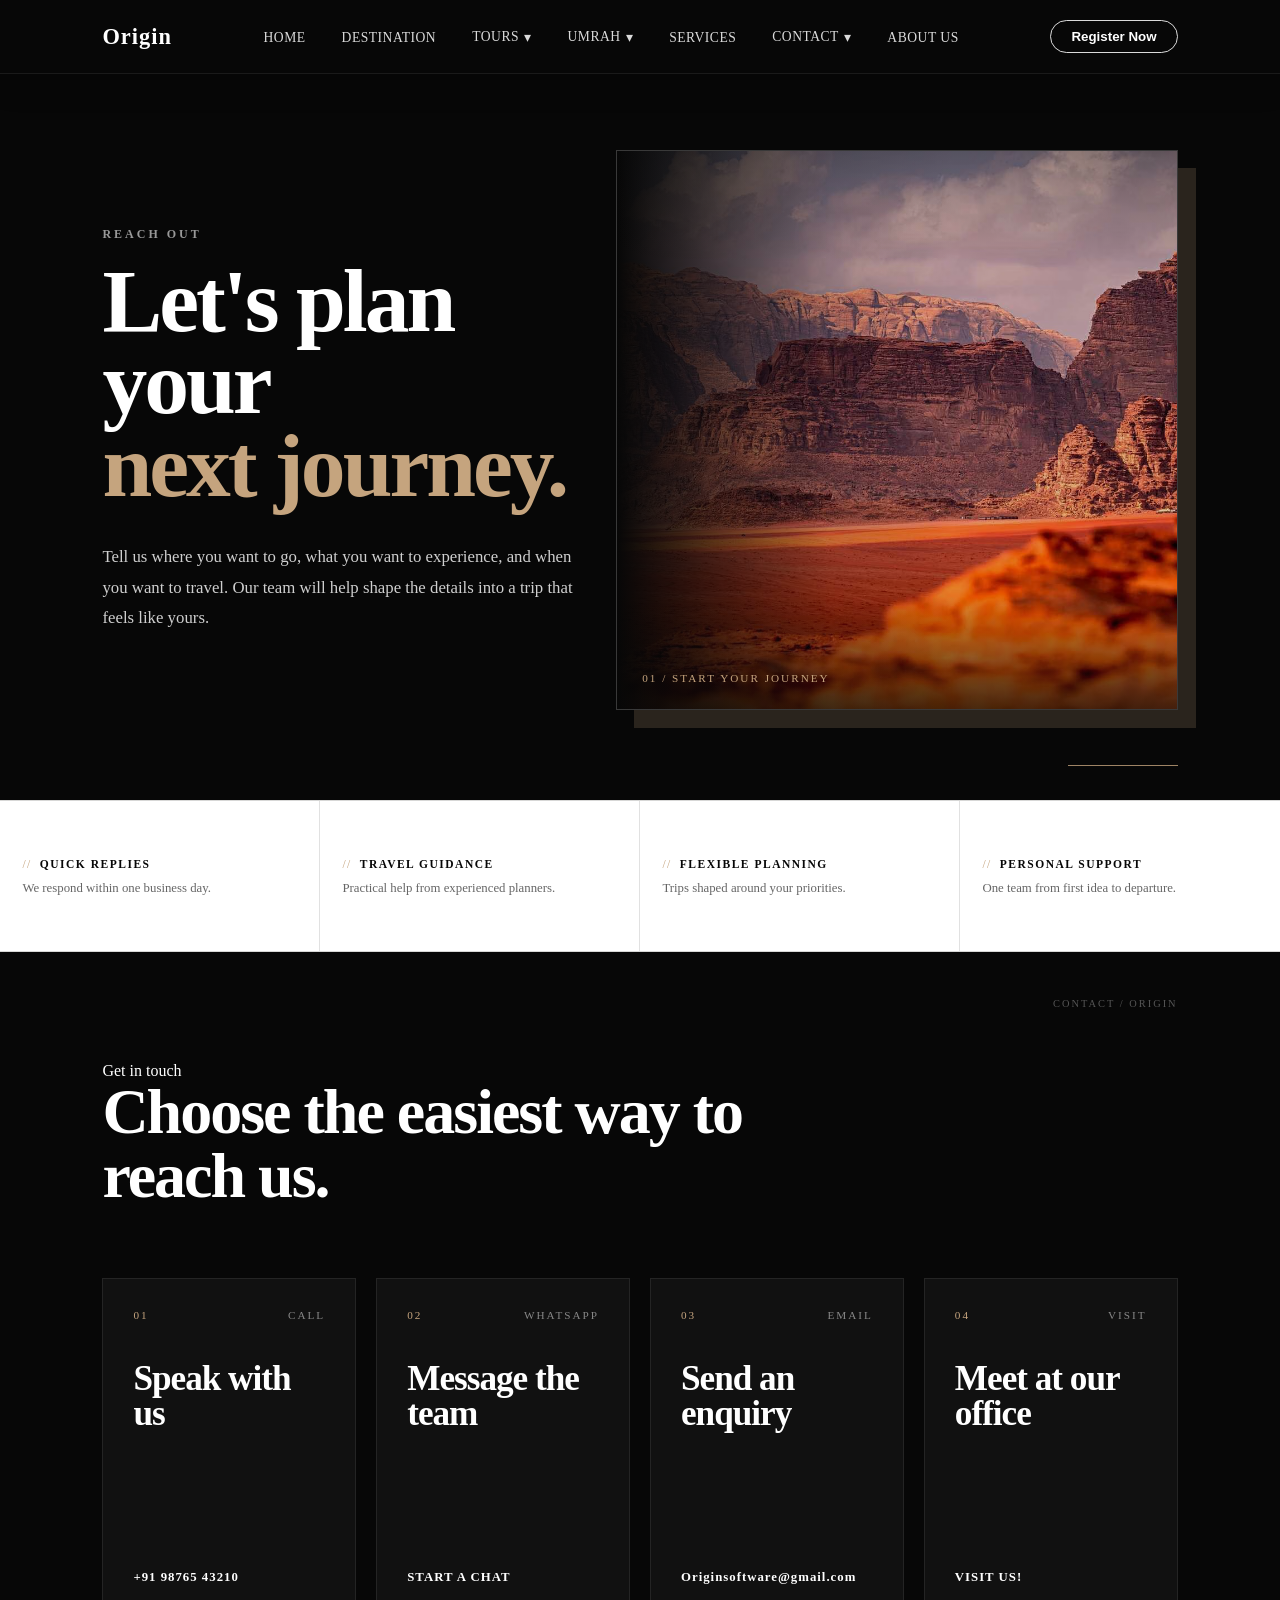
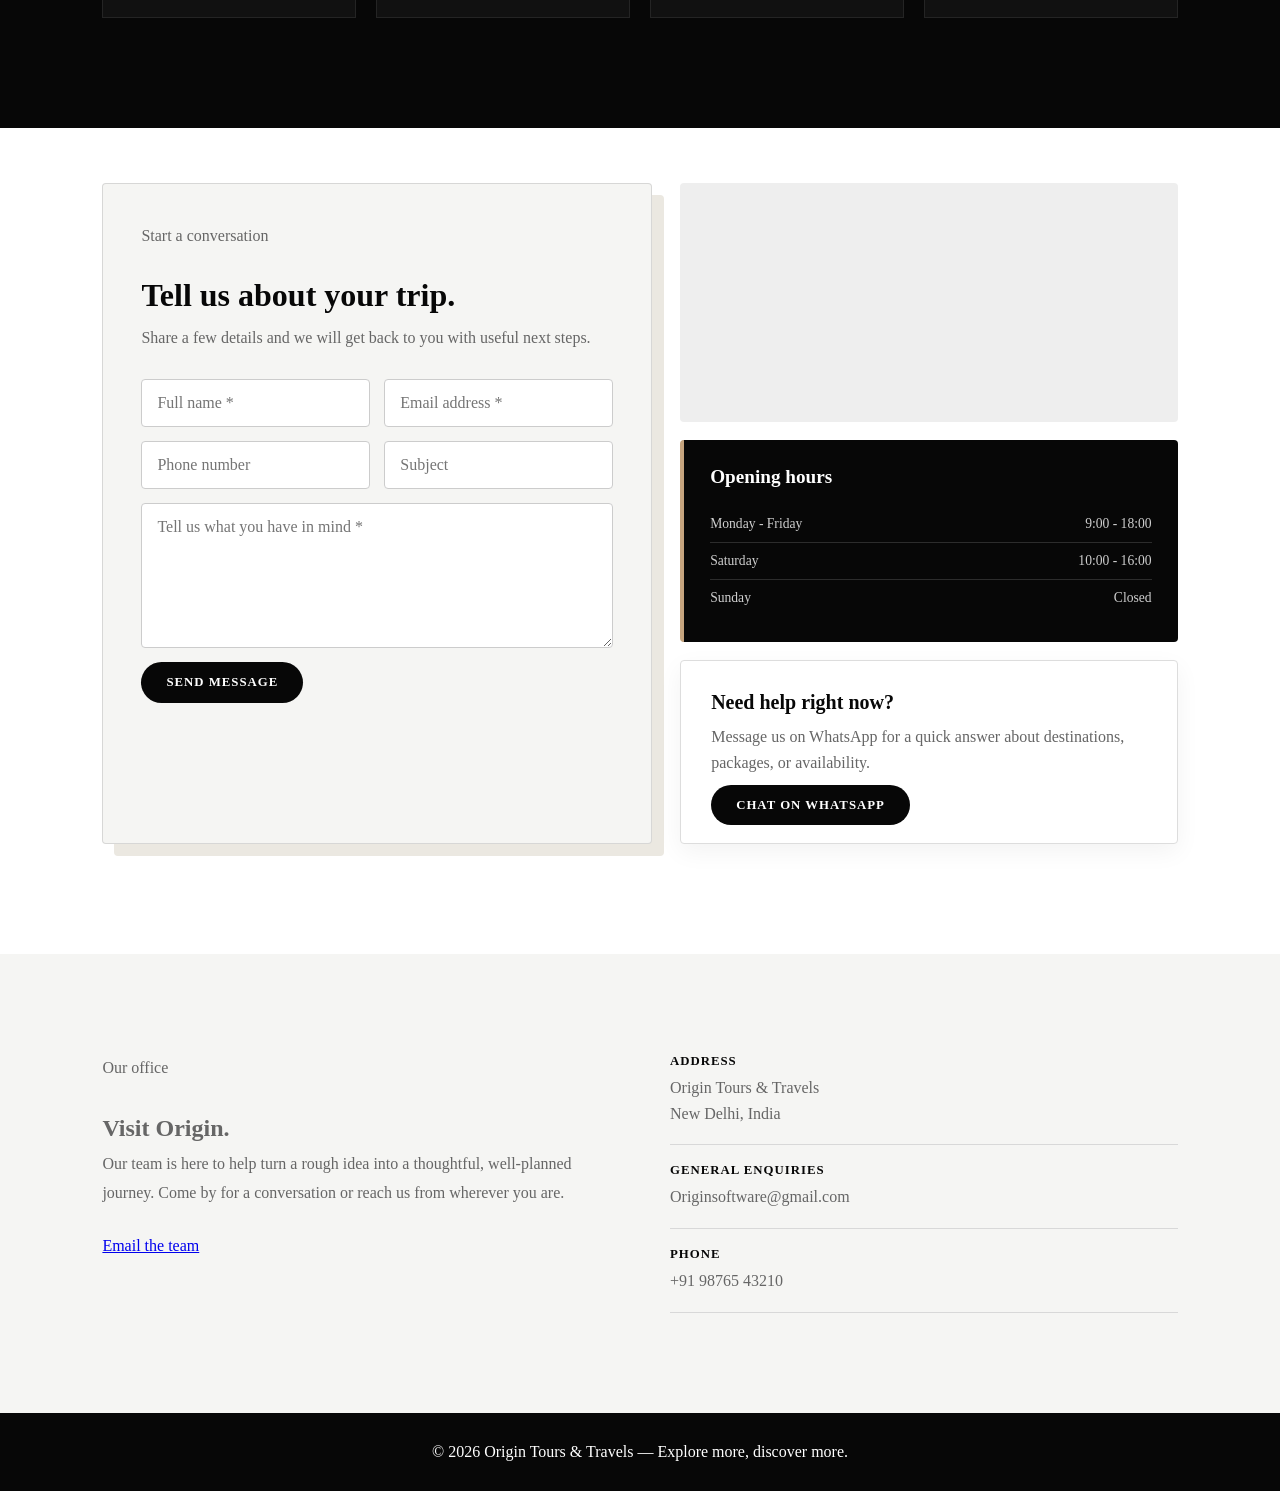
<file: public/contact.html>
<!DOCTYPE html>
<html lang="en" style="background:#070707;">

<head>
    <meta charset="UTF-8">
    <meta name="viewport" content="width=device-width, initial-scale=1.0">

    <title>Origin — Contact</title>

    <link rel="stylesheet" href="style.css">

    <style>
        @import url('https://fonts.googleapis.com/css2?family=Montserrat:ital,wght@1,200&display=swap');
        * {
            -webkit-user-drag: none;
        }
        :root {
            --contact-sand: #c5a47e;
            --contact-line: rgba(7, 7, 7, 0.12);
        }

        /* HERO */

        .contact-hero {
            position: relative;
            min-height: 75vh;
            padding: 150px 8% 90px;

            display: grid;
            grid-template-columns: 45% 55%;
            align-items: center;

            background: #070707;
            color: #ffffff;

            overflow: hidden;
        }

        .contact-hero::after {
            content: "";
            position: absolute;
            right: 8%;
            bottom: 34px;
            width: 110px;
            height: 1px;
            background: var(--contact-sand);
            opacity: 0.8;
        }

        .contact-hero-content {
            position: relative;
            z-index: 2;
            max-width: 800px;
        }

        .contact-hero h1 {
            max-width: 800px;
            font-size: clamp(3.2rem, 7vw, 6.5rem);
            line-height: 0.92;
            font-weight: 700;
            letter-spacing: -3px;
        }

        .contact-hero h1 span {
            display: block;
            color: var(--contact-sand);
        }

        .contact-hero-copy {
            max-width: 620px;
            margin-top: 35px;
            color: #cfcfcf;
            font-size: 1.05rem;
            line-height: 1.8;
        }

        /* HERO IMAGE */

        .contact-hero-visual {
            position: relative;
            height: 560px;
            margin-left: 30px;
            overflow: hidden;
            align-self: center;

            border: 1px solid rgba(255, 255, 255, 0.2);

            box-shadow:
                18px 18px 0 rgba(197, 164, 126, 0.18);
        }

        .contact-hero-visual img {
            width: 100%;
            height: 100%;
            display: block;
            object-fit: cover;
            object-position: center;
            opacity: 0.9;
        }

        .contact-hero-visual::after {
            content: "";
            position: absolute;
            inset: 0;

            background: linear-gradient(
                to right,
                #070707 0%,
                rgba(7, 7, 7, 0.75) 12%,
                rgba(7, 7, 7, 0.15) 38%,
                transparent 60%
            );
        }

        .contact-hero-visual::before {
            content: "";
            position: absolute;
            inset: 0;
            z-index: 1;

            background: linear-gradient(
                to bottom,
                rgba(7, 7, 7, 0.35),
                transparent 20%,
                transparent 80%,
                rgba(7, 7, 7, 0.7)
            );
        }

        .contact-image-caption {
            position: absolute;
            z-index: 2;
            right: 25px;
            bottom: 25px;
            left: 25px;

            display: flex;
            justify-content: space-between;
            align-items: center;

            color: var(--contact-sand);

            font-size: 0.7rem;
            letter-spacing: 2px;
            text-transform: uppercase;
        }

        /* BENEFITS */

        .contact-benefits {
            position: relative;
            display: grid;
            grid-template-columns: repeat(4, minmax(0, 1fr));

            background: #f5f5f3;
            color: #070707;

            border-top: 1px solid var(--contact-line);
            border-bottom: 1px solid var(--contact-line);
        }

        .contact-benefit {
            position: relative;
            min-height: 150px;
            padding: 30px 7% 26px;

            display: flex;
            flex-direction: column;
            justify-content: center;

            background: #ffffff;
            border-right: 1px solid var(--contact-line);

            transition:
                background-color 0.25s ease,
                transform 0.25s ease;
        }

        .contact-benefit:hover {
            background: #faf8f4;
            transform: translateY(-4px);
        }

        .contact-benefit:last-child {
            border-right: none;
        }

        .contact-benefit strong {
            display: block;
            margin-bottom: 8px;

            color: #070707;

            font-size: 0.72rem;
            font-weight: 700;
            letter-spacing: 1.5px;
            text-transform: uppercase;
        }

        .contact-benefit strong::before {
            content: "//";
            margin-right: 8px;
            color: var(--contact-sand);
            font-weight: 400;
        }

        .contact-benefit span {
            color: #666666;
            font-size: 0.8rem;
            line-height: 1.6;
        }

        /* METHODS */

        .contact-methods {
            position: relative;
            padding: 110px 8%;

            background: #070707;
            color: #ffffff;

            overflow: hidden;
        }

        .contact-methods::before {
            content: "CONTACT / ORIGIN";

            position: absolute;
            top: 46px;
            right: 8%;

            color: #555555;

            font-size: 0.65rem;
            letter-spacing: 2px;
        }

        .contact-methods-heading {
            max-width: 700px;
            margin-bottom: 70px;
        }

        .contact-methods-heading h2 {
            font-size: clamp(2.5rem, 5vw, 4.5rem);
            line-height: 1;
            letter-spacing: -2px;
        }

        .contact-methods-grid {
            display: grid;
            grid-template-columns: repeat(4, 1fr);
            gap: 20px;
        }

        .contact-method {
            min-height: 340px;
            padding: 30px;

            background-color: #111111;
            border: 1px solid #242424;

            display: flex;
            flex-direction: column;
            justify-content: space-between;

            transition:
                transform 0.3s ease,
                background-color 0.3s ease,
                border-color 0.3s ease;

            box-shadow:
                inset 0 3px 0 transparent;
        }

        .contact-method-top {
            display: flex;
            justify-content: space-between;
            align-items: center;
            margin-bottom: 40px;
        }

        .contact-method-number,
        .contact-method-type {
            font-size: 0.7rem;
            letter-spacing: 2px;
            color: #888888;
        }

        .contact-method-number {
            color: var(--contact-sand);
        }

        .contact-method-content {
            flex: 1;
            display: flex;
            flex-direction: column;
        }

        .contact-method-content a {
            margin-top: auto;
        }

        #email-method a {
            display: inline-block;
            color: #ffffff;
            text-decoration: none;
            font-size: 0.8rem;
            font-weight: 700;
            letter-spacing: 1px;
            text-transform: none;
        }

        #email-method a:hover {
            text-decoration: underline;
        }

        .contact-method:hover {
            transform: translateY(-8px);
            background-color: #181818;
            border-color: #444444;

            box-shadow:
                inset 0 3px 0 var(--contact-sand);
        }

        .contact-method h3 {
            margin-bottom: 18px;
            font-size: 2.2rem;
            line-height: 1;
            letter-spacing: -1px;
        }

        .contact-method a,
        .contact-method p {
            color: #cfcfcf;
            font-size: 0.88rem;
            line-height: 1.6;
            text-decoration: none;
        }

        .contact-method a {
            display: inline-block;
            color: #ffffff;
            font-size: 0.8rem;
            font-weight: 700;
            letter-spacing: 1px;
            text-transform: uppercase;
        }

        .contact-method a:hover {
            text-decoration: underline;
        }

        /* WORKSPACE */

        .contact-workspace {
            display: grid;
            grid-template-columns: 1.05fr 0.95fr;
            gap: 28px;

            padding: 55px 8% 110px;
            background: #ffffff;
        }

        .contact-form-panel {
            padding: 38px;
            background: #f5f5f3;

            border-radius: 4px;
            border: 1px solid var(--contact-line);

            box-shadow:
                12px 12px 0 #ebe8e1;
        }

        .contact-form-panel h2 {
            margin-bottom: 10px;
            font-size: 2rem;
        }

        .contact-form-panel > p {
            margin-bottom: 28px;
            color: #666666;
            line-height: 1.7;
        }

        .contact-form {
            display: grid;
            grid-template-columns: 1fr 1fr;
            gap: 14px;
        }

        .contact-form textarea,
        .contact-form input {
            width: 100%;
            padding: 14px 15px;

            border: 1px solid #cccccc;
            border-radius: 4px;

            background: #ffffff;
            color: #111111;

            font: inherit;

            transition:
                border-color 0.2s ease,
                box-shadow 0.2s ease;
        }

        .contact-form textarea:focus,
        .contact-form input:focus {
            outline: none;
            border-color: var(--contact-sand);

            box-shadow:
                0 0 0 3px rgba(197, 164, 126, 0.18);
        }

        .contact-form textarea {
            min-height: 145px;
            grid-column: 1 / -1;
            resize: vertical;
        }

        .contact-form button,
        .contact-help a {
            width: fit-content;
            padding: 13px 25px;

            border: 0;
            border-radius: 30px;

            background: #070707;
            color: #ffffff;

            font: inherit;
            font-size: 0.8rem;
            font-weight: 700;
            letter-spacing: 1px;
            text-transform: uppercase;

            cursor: pointer;
            text-decoration: none;

            transition:
                background-color 0.2s ease,
                color 0.2s ease,
                transform 0.2s ease;
        }

        .contact-form button:hover,
        .contact-help a:hover {
            transform: translateY(-2px);
            background: var(--contact-sand);
            color: #070707;
        }

        .contact-side {
            display: grid;
            gap: 18px;
        }

        .contact-map {
            min-height: 235px;
            overflow: hidden;
            border-radius: 4px;
            background: #eeeeee;
        }

        .contact-map iframe {
            width: 100%;
            height: 100%;
            min-height: 235px;
            border: 0;
        }

        .contact-hours {
            padding: 26px;

            background: #070707;
            color: #ffffff;

            border-radius: 4px;
            border-left: 4px solid var(--contact-sand);
        }

        .contact-hours h3 {
            margin-bottom: 18px;
            font-size: 1.2rem;
        }

        .contact-hours p {
            display: flex;
            justify-content: space-between;
            gap: 20px;

            padding: 10px 0;

            border-bottom: 1px solid rgba(255, 255, 255, 0.15);

            color: #cfcfcf;
            font-size: 0.85rem;
        }

        .contact-hours p:last-child {
            border-bottom: 0;
        }

        .contact-help {
            padding: 30px;

            background: #ffffff;
            color: #070707;

            border: 1px solid #dddddd;
            border-radius: 4px;

            box-shadow:
                0 8px 24px rgba(7, 7, 7, 0.05);
        }

        .contact-help h3 {
            margin-bottom: 10px;
            font-size: 1.25rem;
        }

        .contact-help p {
            margin-bottom: 20px;
            color: #666666;
            line-height: 1.6;
        }

        /* OFFICE */

        .contact-office {
            display: grid;
            grid-template-columns: 1fr 1fr;
            gap: 60px;

            padding: 100px 8%;
            background: #f5f5f3;
        }

        .contact-office-copy {
            max-width: 560px;
            color: #666666;
            line-height: 1.8;
        }

        .contact-office-copy p {
            margin-bottom: 24px;
        }

        .contact-office-list {
            display: grid;
            gap: 18px;
        }

        .contact-office-item {
            padding-bottom: 18px;
            border-bottom: 1px solid #d8d8d8;
        }

        .contact-office-item strong {
            display: block;
            margin-bottom: 6px;

            color: #070707;

            font-size: 0.8rem;
            letter-spacing: 1px;
            text-transform: uppercase;
        }

        .contact-office-item span {
            color: #666666;
            line-height: 1.6;
        }

        /* RESPONSIVE */

        @media (max-width: 900px) {

            .contact-hero,
            .contact-workspace,
            .contact-office {
                grid-template-columns: 1fr;
            }

            .contact-hero-copy {
                margin-top: 35px;
            }

            .contact-hero-content {
                margin-bottom: 50px;
            }

            .contact-hero-visual {
                height: 450px;
                margin-left: 0;
            }

            .contact-methods-grid {
                grid-template-columns: repeat(2, 1fr);
            }

            .contact-benefits {
                grid-template-columns: repeat(2, minmax(0, 1fr));
            }

            .contact-benefit:nth-child(2n) {
                border-right: none;
            }
        }

        @media (max-width: 600px) {

            .contact-hero,
            .contact-methods,
            .contact-workspace,
            .contact-office {
                padding-left: 6%;
                padding-right: 6%;
            }

            .contact-hero {
                padding-top: 130px;
            }

            .contact-methods-grid,
            .contact-benefits,
            .contact-form {
                grid-template-columns: 1fr;
            }

            .contact-benefit,
            .contact-benefit:nth-child(2n) {
                border-right: none;
                border-bottom: 1px solid rgba(7, 7, 7, 0.08);
            }

            .contact-benefit:last-child {
                border-bottom: none;
            }

            .contact-form-panel {
                padding: 25px;
            }
        }
    </style>
    <script>
        document.addEventListener("dragstart", function (event) {
    const selection = window.getSelection();

    if (selection && !selection.isCollapsed) {
        event.preventDefault();
    }
}, true);
    </script>
</head>

<body style="background:#070707;">

    <header class="navbar">

        <div class="logo">
            Origin
        </div>

        <nav class="nav-links">

            <div class="nav-item">
                <a href="index.html" class="nav-link">Home</a>
            </div>

            <div class="nav-item">
                <a href="Destination.html" class="nav-link">Destination</a>
            </div>

            <div class="nav-item has-dropdown">

                <a href="tours.html" class="nav-link">
                    Tours
                </a>

                <div class="dropdown">

                    <a href="Internationaltours.html">
                        International Tours
                    </a>

                    <a href="Domestictours.html">
                        Domestic Tours
                    </a>

                </div>

            </div>

            <div class="nav-item has-dropdown">

                <a href="Umrah.html" class="nav-link">
                    Umrah
                </a>

                <div class="dropdown">

                    <a href="Umrah.html">
                        Economy Umrah
                    </a>

                    <a href="Umrah.html">
                        VIP Umrah
                    </a>

                </div>

            </div>

            <div class="nav-item">

                <a href="services.html" class="nav-link">
                    Services
                </a>

            </div>

            <div class="nav-item has-dropdown">

                <a href="contact.html" class="nav-link">
                    Contact
                </a>

                <div class="dropdown">

                    <a href="contact.html">
                        Contact Page
                    </a>

                    <a href="mailto:Originsoftware@gmail.com">
                        Email
                    </a>

                    <a
                        href="https://www.instagram.com/originsoftwares"
                        target="_blank"
                    >
                        Instagram
                    </a>

                </div>

            </div>

            <div class="nav-item">

                <a href="about.html" class="nav-link">
                    About Us
                </a>

            </div>

        </nav>

        <button class="nav-btn">
            Register Now
        </button>

    </header>

    <main>

        <section class="contact-hero">

            <div class="contact-hero-content">

                <p class="section-label">
                    REACH OUT
                </p>

                <h1>
                    Let's plan your
                    <span>next journey.</span>
                </h1>

                <p class="contact-hero-copy">
                    Tell us where you want to go, what you want to experience,
                    and when you want to travel. Our team will help shape the
                    details into a trip that feels like yours.
                </p>

            </div>

            <div class="contact-hero-visual">

                <img
                    src="New folder/Desert2.avif"
                    alt="Desert travel landscape"
                >

                <div class="contact-image-caption">
                    01 / START YOUR JOURNEY
                </div>

            </div>

        </section>

        <section
            class="contact-benefits"
            aria-label="Contact benefits"
        >

            <div class="contact-benefit">
                <strong>Quick replies</strong>
                <span>We respond within one business day.</span>
            </div>

            <div class="contact-benefit">
                <strong>Travel guidance</strong>
                <span>Practical help from experienced planners.</span>
            </div>

            <div class="contact-benefit">
                <strong>Flexible planning</strong>
                <span>Trips shaped around your priorities.</span>
            </div>

            <div class="contact-benefit">
                <strong>Personal support</strong>
                <span>One team from first idea to departure.</span>
            </div>

        </section>

        <section class="contact-methods">

            <div class="contact-methods-heading">

                <p class="contact-section-label">
                    Get in touch
                </p>

                <h2>
                    Choose the easiest way to reach us.
                </h2>

            </div>

            <div class="contact-methods-grid">

                <article class="contact-method">

                    <div class="contact-method-top">

                        <span class="contact-method-number">
                            01
                        </span>

                        <span class="contact-method-type">
                            CALL
                        </span>

                    </div>

                    <div class="contact-method-content">

                        <h3>
                            Speak with us
                        </h3>

                        <a href="tel:+919876543210">
                            +91 98765 43210
                        </a>

                    </div>

                </article>

                <article class="contact-method">

                    <div class="contact-method-top">

                        <span class="contact-method-number">
                            02
                        </span>

                        <span class="contact-method-type">
                            WHATSAPP
                        </span>

                    </div>

                    <div class="contact-method-content">

                        <h3>
                            Message the team
                        </h3>

                        <a href="https://wa.me/919876543210">
                            Start a chat
                        </a>

                    </div>

                </article>

                <article
                    class="contact-method"
                    id="email-method"
                >

                    <div class="contact-method-top">

                        <span class="contact-method-number">
                            03
                        </span>

                        <span class="contact-method-type">
                            EMAIL
                        </span>

                    </div>

                    <div class="contact-method-content">

                        <h3>
                            Send an enquiry
                        </h3>

                        <a href="mailto:Originsoftware@gmail.com">
                            Originsoftware@gmail.com
                        </a>

                    </div>

                </article>

                <article class="contact-method">

                    <div class="contact-method-top">

                        <span class="contact-method-number">
                            04
                        </span>

                        <span class="contact-method-type">
                            VISIT
                        </span>

                    </div>

                    <div class="contact-method-content">

                        <h3>
                            Meet at our office
                        </h3>

                        <a href="https://maps.app.goo.gl/6pNUpUWs5evcBnrm7">
                            VISIT US!
                        </a>

                    </div>

                </article>

            </div>

        </section>

        <section class="contact-workspace">

            <div class="contact-form-panel">

                <p class="contact-section-label">
                    Start a conversation
                </p>

                <h2>
                    Tell us about your trip.
                </h2>

                <p>
                    Share a few details and we will get back to you with useful
                    next steps.
                </p>

                <form
                    id="contact-form"
                    class="contact-form"
                >

                    <input
                        type="text"
                        id="name"
                        placeholder="Full name *"
                        required
                    >

                    <input
                        type="email"
                        id="email"
                        placeholder="Email address *"
                        required
                    >

                    <input
                        type="tel"
                        id="phone"
                        placeholder="Phone number"
                    >

                    <input
                        type="text"
                        id="subject"
                        placeholder="Subject"
                    >

                    <textarea
                        id="message"
                        placeholder="Tell us what you have in mind *"
                        required
                    ></textarea>

                    <button type="submit">
                        Send message
                    </button>

                </form>

            </div>

            <div class="contact-side">

                <div class="contact-map">

                    <iframe
                        src="https://www.google.com/maps/embed?pb=!1m14!1m8!1m3!1d951.8175685762417!2d78.4466372!3d17.3988124!3m2!1i1024!2i768!4f13.1!3m3!1m2!1s0x3bcb977d15dafc6b%3A0x94ba7b774d9ffdb9!2sOrigin%20Tours%20and%20Travels%20-%20Umrah%20Packages!5e0!3m2!1sen!2sin!4v1789130022790!5m2!1sen!2sin&amp;maptype=satellite"
                        width="600"
                        height="450"
                        style="border: 0;"
                        allowfullscreen=""
                        loading="lazy"
                        referrerpolicy="strict-origin-when-cross-origin"
                        title="Map showing Origin office area"
                    ></iframe>

                </div>

                <div class="contact-hours">

                    <h3>
                        Opening hours
                    </h3>

                    <p>
                        <span>Monday - Friday</span>
                        <span>9:00 - 18:00</span>
                    </p>

                    <p>
                        <span>Saturday</span>
                        <span>10:00 - 16:00</span>
                    </p>

                    <p>
                        <span>Sunday</span>
                        <span>Closed</span>
                    </p>

                </div>

                <div class="contact-help">

                    <h3>
                        Need help right now?
                    </h3>

                    <p>
                        Message us on WhatsApp for a quick answer about
                        destinations, packages, or availability.
                    </p>

                    <a href="https://wa.me/919876543210">
                        Chat on WhatsApp
                    </a>

                </div>

            </div>

        </section>

        <section class="contact-office">

            <div class="contact-office-copy">

                <p class="contact-section-label">
                    Our office
                </p>

                <h2>
                    Visit Origin.
                </h2>

                <p>
                    Our team is here to help turn a rough idea into a
                    thoughtful, well-planned journey. Come by for a conversation
                    or reach us from wherever you are.
                </p>

                <a
                    href="mailto:Originsoftware@gmail.com"
                    class="destination-btn"
                >
                    Email the team
                </a>

            </div>

            <div class="contact-office-list">

                <div class="contact-office-item">

                    <strong>
                        Address
                    </strong>

                    <span>
                        Origin Tours &amp; Travels<br>
                        New Delhi, India
                    </span>

                </div>

                <div class="contact-office-item">

                    <strong>
                        General enquiries
                    </strong>

                    <span>
                        Originsoftware@gmail.com
                    </span>

                </div>

                <div class="contact-office-item">

                    <strong>
                        Phone
                    </strong>

                    <span>
                        +91 98765 43210
                    </span>

                </div>

            </div>

        </section>

    </main>

    <footer class="hero-footer">

        <p>
            &copy; 2026 Origin Tours &amp; Travels
            &mdash;
            Explore more, discover more.
        </p>

    </footer>

    <script>
        document
            .getElementById('contact-form')
            .addEventListener('submit', async (event) => {

                event.preventDefault();

                const form = event.currentTarget;
                const submitButton = form.querySelector('button');

                submitButton.disabled = true;
                submitButton.textContent = 'Sending...';

                const formData = {
                    name: document.getElementById('name').value,
                    email: document.getElementById('email').value,
                    phone: document.getElementById('phone').value,
                    subject: document.getElementById('subject').value,
                    message: document.getElementById('message').value
                };

                try {

                    const response = await fetch(
                        '/api/contact',
                        {
                            method: 'POST',

                            headers: {
                                'Content-Type': 'application/json'
                            },

                            body: JSON.stringify(formData)
                        }
                    );

                    const result = await response.json();

                    if (!response.ok) {
                        throw new Error(result.detail || 'The message could not be sent.');
                    }

                    alert(
                        result.message ||
                        'Your message has been sent.'
                    );

                    form.reset();

                } catch (error) {

                    alert(
                        'Unable to send your message right now. Please call or email us.'
                    );

                } finally {

                    submitButton.disabled = false;
                    submitButton.textContent = 'Send message';

                }

            });
    </script>

</body>

</html>
</file>
<file: style.css>
/* ========================================================
    1. BASE TYPOGRAPHY & ELEMENTS
    ======================================================== */
    /*
    h1, h2, h3, h4, h5 {
        font-family: "Courier New", Courier, monospace;
        font-size: 28px;
        line-height: 1.5;
        white-space: pre-wrap;
        margin-top: 5px;
        margin-bottom: 5px;
    }

    h6 {
        font-family: "Courier New", Courier, monospace;
        font-size: 22px;
        line-height: 1.5;
        white-space: pre-wrap;
        margin-top: 15px;
        margin-bottom: 0px;
    }

    pre {
        font-family: "Courier New", Courier, monospace;
        font-size: 16px;
        line-height: 1.5;
        white-space: pre-wrap;
        width: 60%;
        max-width: 800px;
        margin: 0 auto;
        font-weight: 500;
    }

    .smooch-sans {
        font-family: "Smooch Sans", sans-serif;
        font-optical-sizing: auto;
        font-weight: 400;
        font-style: normal;
    }
    .smooch-sans--light { font-weight: 300; }
    .smooch-sans--bold  { font-weight: 700; }
    */


    /* ========================================================
    2. HERO & BUTTONS SYSTEM
    ======================================================== */
    /*
    .hero {
        padding: 4rem 2rem 3rem;
        text-align: center;
        border-bottom: 1px solid #eee;
    }

    .hero-badge {
        display: inline-block;
        background: #e6f1fb;
        color: #185fa5;
        font-size: 12px;
        padding: 4px 14px;
        border-radius: 20px;
        margin-bottom: 1.5rem;
    }

    .hero h1 {
        font-size: 2.4rem;
        font-weight: 500;
        margin: 0 0 1rem;
        line-height: 1.2;
    }

    .hero p {
        font-size: 1.05rem;
        color: #666;
        max-width: 520px;
        margin: 0 auto 2rem;
        line-height: 1.7;
    }

    .hero-btns {
        display: flex;
        gap: 12px;
        justify-content: center;
        flex-wrap: wrap;
    }

    .btn-primary {
        background: #111;
        color: #fff;
        border: none;
        padding: 10px 24px;
        border-radius: 8px;
        font-size: 14px;
        text-decoration: none;
    }

    .btn-outline {
        background: transparent;
        color: #111;
        border: 1px solid #ccc;
        padding: 10px 24px;
        border-radius: 8px;
        font-size: 14px;
        text-decoration: none;
    }
    */


    /* ========================================================
    3. STATS SECTION
    ======================================================== */
    /*
    .stats {
        display: grid;
        grid-template-columns: repeat(3, 1fr);
        border-bottom: 1px solid #eee;
    }

    .stat {
        padding: 2rem;
        text-align: center;
        border-right: 1px solid #eee;
    }

    .stat:last-child {
        border-right: none;
    }

    .stat-num {
        font-size: 2rem;
        font-weight: 500;
    }

    .stat-label {
        font-size: 13px;
        color: #888;
        margin-top: 4px;
    }
    */


    /* ========================================================
    4. CARD LAYOUT GRID (LIGHT MODE DEFAULT)
    ======================================================== */
    /*
    .cards-section {
        padding: 4rem 2rem;
        background: #fff;
    }

    .big-card-container {
        width: 100%;
        max-width: 1200px;
        margin: 0 auto;
        background: #fff;
        border: 1px solid #eee;
        border-radius: 16px;
        padding: 2.5rem;
        box-sizing: border-box;
    }

    .quick-access-title {
        font-size: 22px !important;
        font-weight: 500;
        margin-top: 0 !important;
        margin-bottom: 2rem !important;
        color: #111;
    }

    .inner-cards-grid {
        display: grid;
        grid-template-columns: 1fr; 
        gap: 16px;
    }

    .individual-card, .cardsa {
        background: #fff; 
        border: 1px solid #eaeaea; 
        border-radius: 12px; 
        padding: 1.5rem; 
        text-decoration: none;      
        display: block; 
        box-sizing: border-box;
        cursor: pointer; 
    } 

    .individual-card h3, .cardsa h3 { 
        font-size: 16px !important; 
        font-weight: 600; 
        margin-top: 0 !important;
        margin-bottom: 8px !important; 
        color: #111 !important; 
    } 

    .individual-card p, .cardsa p { 
        font-size: 13px !important; 
        color: #666 !important; 
        margin: 0 !important; 
        line-height: 1.6 !important; 
    }
    */


    /* ========================================================
    5. LIGHT MODE HOVER EFFECTS
    ======================================================== */
    /*
    .individual-card:hover, .cardsa:hover { 
        background: #000000 !important; 
        border-color: #000000 !important; 
        box-shadow: 0 10px 30px rgba(0, 0, 0, 0.15) !important; 
        transform: translateY(-2px) !important;
    } 

    .individual-card:hover h3, .cardsa:hover h3,
    .individual-card:hover p, .cardsa:hover p { 
        color: #ffffff !important; 
    }
    */


    /* ========================================================
    6. GLOBAL DARK MODE OVERRIDES
    ======================================================== */
    /*
    body.dark-mode {
        background-color: #121212 !important;
        color: #ffffff !important;
    }

    body.dark-mode .cards-section {
        background: #121212 !important;
    }

    body.dark-mode .big-card-container {
        background: #141414 !important;
        border-color: #222222 !important;
    }

    body.dark-mode .individual-card, body.dark-mode .cardsa {
        background: #121212 !important;
        border-color: #2a2a2a !important;
    }

    body.dark-mode .quick-access-title,
    body.dark-mode .individual-card h3, body.dark-mode .cardsa h3 {
        color: #ffffff !important;
    }

    body.dark-mode .individual-card p, body.dark-mode .cardsa p {
        color: #aaaaaa !important; 
    }

    body.dark-mode .hero p,
    body.dark-mode .stat-label {
        color: #b0b0b0 !important;
    }

    body.dark-mode .hero,
    body.dark-mode .stats,
    body.dark-mode .stat {
        border-color: #2a2a2a !important;
    }
    */

    /* HERO BUTTON FIXES FOR DARK MODE */

    /*
    body.dark-mode .btn-primary {
        background: #ffffff !important;   */ /* Turns button background white */
    /*  color: #121212 !important;      */ /* Turns text dark inside the button */
    /* } */

    /*
    body.dark-mode .btn-outline {
        color: #ffffff !important;
        border-color: #666666 !important;
    }

    body.dark-mode .hero-badge {
        background: #22303f !important;
        color: #64b5f6 !important;
    }
    */

    /* Dark Mode Hover Behavior Override */

    /*
    body.dark-mode .individual-card:hover, body.dark-mode .cardsa:hover {
        background: #ffffff !important;         
        border-color: #ffffff !important;    
        box-shadow: 0 10px 30px rgba(255, 255, 255, 0.15) !important; 
        transform: translateY(-4px) !important; 
    }

    body.dark-mode .individual-card:hover h3, body.dark-mode .cardsa:hover h3 {
        color: #000000 !important;
    }

    body.dark-mode .individual-card:hover p, body.dark-mode .cardsa:hover p {
        color: #222222 !important;   
    }
    */


    /* ========================================================
    7. GLOBAL TRANSITIONS UTILITY
    ======================================================== */
    /*
    body, 
    .cards-section, 
    .big-card-container, 
    .individual-card, 
    .cardsa,
    .individual-card h3, 
    .cardsa h3,
    .individual-card p, 
    .cardsa p,
    .hero, 
    .stats, 
    .stat, 
    .btn-outline, 
    .btn-primary,
    .hero-badge {
        transition: background 0.25s ease, 
                    background-color 0.25s ease, 
                    border-color 0.25s ease, 
                    color 0.25s ease, 
                    transform 0.25s ease, 
                    box-shadow 0.25s ease;
    }
    */
    /* Reset margins to prevent weird gaps around the screen edge */
    /* Reset margins to prevent weird gaps around the screen edge */
    /* Reset margins to prevent weird gaps around the screen edge */

/* ========================================================
   ORIGIN — GLOBAL STYLESHEET
   Shared styles used across the website.
   Page-specific styles stay inside each HTML file.
======================================================== */


/* ========================================================
   1. GLOBAL RESET
======================================================== */

* {
    margin: 0;
    padding: 0;
    box-sizing: border-box;
    -webkit-user-drag: none;
}

html,
body {
    width: 100%;
    max-width: 100%;
    overflow-x: hidden;
}

body {
    background: #ffffff;
    color: #070707;
}
a {
    -webkit-user-drag: none;
    /* user-drag: none; */
}

/* ========================================================
   2. SHARED VARIABLES
======================================================== */

:root {
    --origin-black: #070707;
    --origin-white: #ffffff;
    --origin-sand: #c5a47e;
    --origin-grey: #666666;
    --origin-light-grey: #f5f5f3;
    --origin-line: rgba(7, 7, 7, 0.12);
    /* --international-accent: #ff6b6b;
    --international-accent-soft: rgba(255, 107, 107, 0.25); */
 /* --domestic-accent: #038EA1;
    --domestic-accent-soft: #E5D3B3;     */
    --international-accent: #e74c3c;
    --international-accent-soft: rgba(231, 76, 60, 0.25);
    /* --domestic-accent: #0984e3; */
    /* --domestic-accent: #115588c8;
    --domestic-accent-soft: #0984e340; */
    --domestic-accent: #0091ff;
    --domestic-accent-soft: #11558840;
    --origin-search-border: #ec5f19;
    --domestic-accent-light: #7fa7bf;
    --domestic-accent-dark: #416f8c;
        
}

/* .international-grid,
.domestic-grid,
#destinations-container {
    display: grid;
    grid-template-columns: repeat(3, 1fr); /* 2 columns instead of 3 
    gap: 25px;
} */


/* ========================================================
   3. SHARED SECTION LABEL
======================================================== */

.section-label {
    margin-bottom: 18px;

    color: #999999;

    font-size: 0.75rem;
    font-weight: 700;
    letter-spacing: 3px;
    text-transform: uppercase;
}


/* ========================================================
   4. SHARED HERO IMAGE CAPTION
======================================================== */

.hero-image-caption {
    position: absolute;

    z-index: 2;

    right: 25px;
    bottom: 25px;
    left: 25px;

    display: flex;
    justify-content: space-between;
    align-items: center;

    color: var(--origin-sand);

    font-size: 0.7rem;
    letter-spacing: 2px;
    text-transform: uppercase;
}


/* ========================================================
   5. PRIMARY BUTTON
======================================================== */

/*
   .home-btn is retained as a compatibility alias because
   existing pages still use that class.
*/

.primary-btn,
.home-btn {
    display: inline-block;

    padding: 14px 30px;

    background-color: var(--origin-white);
    color: #000000;

    border: 1px solid var(--origin-white);
    border-radius: 30px;

    text-decoration: none;

    font-size: 0.85rem;
    font-weight: 700;
    letter-spacing: 1px;
    text-transform: uppercase;

    cursor: pointer;

    transition:
        background-color 0.2s ease,
        color 0.2s ease,
        border-color 0.2s ease,
        transform 0.2s ease,
        box-shadow 0.2s ease;
}

.primary-btn:hover,
.home-btn:hover {
    transform: translateY(-3px);
}


/* ========================================================
   6. HERO BUTTON
   Used by the homepage hero and contact register link.
======================================================== */

.hero-btn {
    -webkit-user-drag: none;
    display: inline-block;

    background-color: #ffffff;
    color: #060606d6;

    border: 1px solid #ffffff;

    padding: 12px 32px;

    border-radius: 30px;

    font-size: 1rem;
    font-weight: 700;

    text-decoration: none;

    cursor: pointer;
    user-select: none;

    transition:
        background-color 0.25s ease,
        color 0.25s ease,
        border-color 0.25s ease,
        transform 0.25s ease,
        box-shadow 0.25s ease;
}

.hero-btn:hover {
    background-color: transparent;
    color: #ffffff;

    border-color: rgba(255, 255, 255, 0.8);

    transform: translateY(-2px);

    box-shadow:
        0 8px 20px rgba(0, 0, 0, 0.25);
}


/* ========================================================
   7. HERO SECONDARY BUTTON
======================================================== */

.hero-secondary-btn {
    display: inline-block;

    padding: 12px 28px;

    border: 1px solid rgba(255, 255, 255, 0.7);
    border-radius: 30px;

    background-color: transparent;
    color: #ffffff;

    text-decoration: none;

    font-size: 1rem;
    font-weight: 600;

    transition:
        background-color 0.25s ease,
        color 0.25s ease,
        border-color 0.25s ease,
        transform 0.25s ease,
        box-shadow 0.25s ease;
}

.hero-secondary-btn:hover {
    background-color: #ffffff;
    color: #000000;

    border-color: #ffffff;

    transform: translateY(-2px);

    box-shadow:
        0 8px 20px rgba(0, 0, 0, 0.25);
}


/* ========================================================
   8. NAVBAR
======================================================== */

.navbar {
    position: absolute;

    top: 0;
    left: 0;

    width: 100%;

    display: flex;
    justify-content: space-between;
    align-items: center;

    padding: 20px 8%;

    z-index: 10;

    flex-wrap: nowrap;

    background: #070707;

    border-bottom: 1px solid rgba(255, 255, 255, 0.08);

    box-shadow:
        0 8px 32px rgba(0, 0, 0, 0.2);
}

.logo {
    color: #ffffff;

    font-size: 1.4rem;
    font-weight: 700;
    letter-spacing: 1px;

    white-space: nowrap;
}

.nav-links {
    display: flex;
    align-items: center;
}

.nav-item {
    position: relative;
    margin: 0 18px;
}

.nav-link {
    display: inline-flex;
    align-items: center;

    color: #ffffff;

    text-decoration: none;

    font-size: 0.85rem;
    letter-spacing: 0.5px;
    text-transform: uppercase;

    opacity: 0.85;
}

.nav-link:hover {
    opacity: 1;
}


/* ========================================================
   9. NAVBAR DROPDOWN ARROW
======================================================== */

.has-dropdown::after {
    content: "";

    position: absolute;

    top: 100%;
    left: 0;
    right: 0;

    height: 16px;

    z-index: 999;
}

.has-dropdown .nav-link::after {
    content: "▾";

    margin-left: 5px;

    font-size: 0.85rem;

    display: inline-block;

    transition:
        transform 0.2s ease;
}

.has-dropdown:hover .nav-link::after {
    transform: rotate(180deg);
}


/* ========================================================
   10. NAVBAR DROPDOWN
======================================================== */

.dropdown {
    position: absolute;

    top: 100%;
    left: 0;

    min-width: 170px;

    margin-top: 3px;
    padding: 15px;

    display: none;
    flex-direction: column;

    gap: 10px;

    background: rgba(0, 0, 0, 0.9);

    backdrop-filter: blur(12px);
    -webkit-backdrop-filter: blur(12px);

    border: 1px solid rgba(255, 255, 255, 0.15);

    border-radius: 10px;

    z-index: 1000;
}

.nav-item:hover .dropdown {
/* .nav-item:focus-within .dropdown { */
    display: flex;
}

.dropdown a {
    margin: 0;
    padding: 8px 10px;

    color: #ffffff;

    text-decoration: none;

    font-size: 0.85rem;
    text-transform: none;

    white-space: nowrap;

    opacity: 0.85;
}

.dropdown a:hover {
    opacity: 1;
}


/* ========================================================
   11. NAVBAR REGISTER BUTTON
======================================================== */
.nav-btn,
.nav-btn:hover,
.nav-btn:focus,
.nav-btn:visited {
    text-decoration: none;
}
.nav-btn {
    padding: 8px 20px;

    background-color: transparent;
    color: #ffffff;

    border: 1px solid rgba(255, 255, 255, 0.85);
    border-radius: 25px;

    font-weight: 600;

    cursor: pointer;

    white-space: nowrap;

    transition:
        background-color 0.2s ease,
        color 0.2s ease,
        transform 0.2s ease;
}

.nav-btn:hover {
    background-color: #ffffff;
    color: #070707;

    transform: translateY(-2px);
}


/* ========================================================
   12. SHARED TEXT LINKS
======================================================== */

.home-text-link {
    display: inline-block;

    color: inherit;

    text-decoration: none;

    font-size: 0.8rem;
    font-weight: 700;

    letter-spacing: 1px;

    text-transform: uppercase;
}

.home-text-link:hover {
    text-decoration: underline;
}


/* ========================================================
   13. FULL-WIDTH BREAKOUT IMAGE
   Kept global because this utility can be reused by
   multiple pages.
======================================================== */

.image-section {
    position: relative;

    width: 100vw;

    left: 50%;

    margin-left: -50vw;

    height: 500px;

    background-color: #070707;
}

.image-section img {
    width: 100%;
    height: 100%;

    display: block;

    object-fit: cover;
    object-position: center;
}


/* ========================================================
   14. LEGACY / SHARED CONTENT CLASSES
   Retained because other existing pages may still use them.
======================================================== */

.about-section {
    background-color: #070707;
    color: #ffffff;

    padding: 60px 8%;

    text-align: center;

    font-size: 1.05rem;
    line-height: 1.6;

    font-style: italic;
}

.hero {
    background-color: #ffffff;
    color: #000000;

    padding: 100px 8%;

    text-align: center;

    min-height: 300px;

    display: flex;
    justify-content: center;
    align-items: center;
}

.heroh2 {
    background-color: #070707;
    color: #ffffff;

    padding: 60px 8%;

    text-align: center;

    font-size: 2.05rem;
    line-height: 1.6;

    font-style: italic;
}

.heroh3 {
    background-color: #070707;
    color: #ffffff;

    padding: 60px 8%;

    text-align: center;

    font-size: 1.5rem;
    line-height: 1.6;

    font-style: italic;
}


/* ========================================================
   15. FOOTER
======================================================== */

.hero-footer {
    background-color: #070707;
    color: #ffffff;

    padding: 30px;

    text-align: center;
    -webkit-user-drag: none;
}
.hero-footer p {
    user-select: none;
}

/* ========================================================
   16. TYPOGRAPHY UTILITY
======================================================== */

.montserrat {
    font-family: "Montserrat", sans-serif;

    font-optical-sizing: auto;

    font-weight: 200;
    font-style: italic;
}


/* ========================================================
   17. ACCESSIBILITY
======================================================== */

a:focus-visible,
button:focus-visible,
.nav-link:focus-visible {
    outline: 2px solid #ffffff;
    outline-offset: 3px;
}


/* ========================================================
   18. SHARED MOBILE NAVIGATION
======================================================== */

@media (max-width: 700px) {

    .nav-links {
        display: none;
    }

    .navbar {
        padding: 18px 6%;
    }

    .nav-btn {
        padding: 8px 16px;
    }

    .hero-footer {
        padding: 25px 6%;
    }

    .image-section {
        height: 350px;
    }
}
</file>
<file: public/style.css>
/* ========================================================
    1. BASE TYPOGRAPHY & ELEMENTS
    ======================================================== */
    /*
    h1, h2, h3, h4, h5 {
        font-family: "Courier New", Courier, monospace;
        font-size: 28px;
        line-height: 1.5;
        white-space: pre-wrap;
        margin-top: 5px;
        margin-bottom: 5px;
    }

    h6 {
        font-family: "Courier New", Courier, monospace;
        font-size: 22px;
        line-height: 1.5;
        white-space: pre-wrap;
        margin-top: 15px;
        margin-bottom: 0px;
    }

    pre {
        font-family: "Courier New", Courier, monospace;
        font-size: 16px;
        line-height: 1.5;
        white-space: pre-wrap;
        width: 60%;
        max-width: 800px;
        margin: 0 auto;
        font-weight: 500;
    }

    .smooch-sans {
        font-family: "Smooch Sans", sans-serif;
        font-optical-sizing: auto;
        font-weight: 400;
        font-style: normal;
    }
    .smooch-sans--light { font-weight: 300; }
    .smooch-sans--bold  { font-weight: 700; }
    */


    /* ========================================================
    2. HERO & BUTTONS SYSTEM
    ======================================================== */
    /*
    .hero {
        padding: 4rem 2rem 3rem;
        text-align: center;
        border-bottom: 1px solid #eee;
    }

    .hero-badge {
        display: inline-block;
        background: #e6f1fb;
        color: #185fa5;
        font-size: 12px;
        padding: 4px 14px;
        border-radius: 20px;
        margin-bottom: 1.5rem;
    }

    .hero h1 {
        font-size: 2.4rem;
        font-weight: 500;
        margin: 0 0 1rem;
        line-height: 1.2;
    }

    .hero p {
        font-size: 1.05rem;
        color: #666;
        max-width: 520px;
        margin: 0 auto 2rem;
        line-height: 1.7;
    }

    .hero-btns {
        display: flex;
        gap: 12px;
        justify-content: center;
        flex-wrap: wrap;
    }

    .btn-primary {
        background: #111;
        color: #fff;
        border: none;
        padding: 10px 24px;
        border-radius: 8px;
        font-size: 14px;
        text-decoration: none;
    }

    .btn-outline {
        background: transparent;
        color: #111;
        border: 1px solid #ccc;
        padding: 10px 24px;
        border-radius: 8px;
        font-size: 14px;
        text-decoration: none;
    }
    */


    /* ========================================================
    3. STATS SECTION
    ======================================================== */
    /*
    .stats {
        display: grid;
        grid-template-columns: repeat(3, 1fr);
        border-bottom: 1px solid #eee;
    }

    .stat {
        padding: 2rem;
        text-align: center;
        border-right: 1px solid #eee;
    }

    .stat:last-child {
        border-right: none;
    }

    .stat-num {
        font-size: 2rem;
        font-weight: 500;
    }

    .stat-label {
        font-size: 13px;
        color: #888;
        margin-top: 4px;
    }
    */


    /* ========================================================
    4. CARD LAYOUT GRID (LIGHT MODE DEFAULT)
    ======================================================== */
    /*
    .cards-section {
        padding: 4rem 2rem;
        background: #fff;
    }

    .big-card-container {
        width: 100%;
        max-width: 1200px;
        margin: 0 auto;
        background: #fff;
        border: 1px solid #eee;
        border-radius: 16px;
        padding: 2.5rem;
        box-sizing: border-box;
    }

    .quick-access-title {
        font-size: 22px !important;
        font-weight: 500;
        margin-top: 0 !important;
        margin-bottom: 2rem !important;
        color: #111;
    }

    .inner-cards-grid {
        display: grid;
        grid-template-columns: 1fr; 
        gap: 16px;
    }

    .individual-card, .cardsa {
        background: #fff; 
        border: 1px solid #eaeaea; 
        border-radius: 12px; 
        padding: 1.5rem; 
        text-decoration: none;      
        display: block; 
        box-sizing: border-box;
        cursor: pointer; 
    } 

    .individual-card h3, .cardsa h3 { 
        font-size: 16px !important; 
        font-weight: 600; 
        margin-top: 0 !important;
        margin-bottom: 8px !important; 
        color: #111 !important; 
    } 

    .individual-card p, .cardsa p { 
        font-size: 13px !important; 
        color: #666 !important; 
        margin: 0 !important; 
        line-height: 1.6 !important; 
    }
    */


    /* ========================================================
    5. LIGHT MODE HOVER EFFECTS
    ======================================================== */
    /*
    .individual-card:hover, .cardsa:hover { 
        background: #000000 !important; 
        border-color: #000000 !important; 
        box-shadow: 0 10px 30px rgba(0, 0, 0, 0.15) !important; 
        transform: translateY(-2px) !important;
    } 

    .individual-card:hover h3, .cardsa:hover h3,
    .individual-card:hover p, .cardsa:hover p { 
        color: #ffffff !important; 
    }
    */


    /* ========================================================
    6. GLOBAL DARK MODE OVERRIDES
    ======================================================== */
    /*
    body.dark-mode {
        background-color: #121212 !important;
        color: #ffffff !important;
    }

    body.dark-mode .cards-section {
        background: #121212 !important;
    }

    body.dark-mode .big-card-container {
        background: #141414 !important;
        border-color: #222222 !important;
    }

    body.dark-mode .individual-card, body.dark-mode .cardsa {
        background: #121212 !important;
        border-color: #2a2a2a !important;
    }

    body.dark-mode .quick-access-title,
    body.dark-mode .individual-card h3, body.dark-mode .cardsa h3 {
        color: #ffffff !important;
    }

    body.dark-mode .individual-card p, body.dark-mode .cardsa p {
        color: #aaaaaa !important; 
    }

    body.dark-mode .hero p,
    body.dark-mode .stat-label {
        color: #b0b0b0 !important;
    }

    body.dark-mode .hero,
    body.dark-mode .stats,
    body.dark-mode .stat {
        border-color: #2a2a2a !important;
    }
    */

    /* HERO BUTTON FIXES FOR DARK MODE */

    /*
    body.dark-mode .btn-primary {
        background: #ffffff !important;   */ /* Turns button background white */
    /*  color: #121212 !important;      */ /* Turns text dark inside the button */
    /* } */

    /*
    body.dark-mode .btn-outline {
        color: #ffffff !important;
        border-color: #666666 !important;
    }

    body.dark-mode .hero-badge {
        background: #22303f !important;
        color: #64b5f6 !important;
    }
    */

    /* Dark Mode Hover Behavior Override */

    /*
    body.dark-mode .individual-card:hover, body.dark-mode .cardsa:hover {
        background: #ffffff !important;         
        border-color: #ffffff !important;    
        box-shadow: 0 10px 30px rgba(255, 255, 255, 0.15) !important; 
        transform: translateY(-4px) !important; 
    }

    body.dark-mode .individual-card:hover h3, body.dark-mode .cardsa:hover h3 {
        color: #000000 !important;
    }

    body.dark-mode .individual-card:hover p, body.dark-mode .cardsa:hover p {
        color: #222222 !important;   
    }
    */


    /* ========================================================
    7. GLOBAL TRANSITIONS UTILITY
    ======================================================== */
    /*
    body, 
    .cards-section, 
    .big-card-container, 
    .individual-card, 
    .cardsa,
    .individual-card h3, 
    .cardsa h3,
    .individual-card p, 
    .cardsa p,
    .hero, 
    .stats, 
    .stat, 
    .btn-outline, 
    .btn-primary,
    .hero-badge {
        transition: background 0.25s ease, 
                    background-color 0.25s ease, 
                    border-color 0.25s ease, 
                    color 0.25s ease, 
                    transform 0.25s ease, 
                    box-shadow 0.25s ease;
    }
    */
    /* Reset margins to prevent weird gaps around the screen edge */
    /* Reset margins to prevent weird gaps around the screen edge */
    /* Reset margins to prevent weird gaps around the screen edge */

/* ========================================================
   ORIGIN — GLOBAL STYLESHEET
   Shared styles used across the website.
   Page-specific styles stay inside each HTML file.
======================================================== */


/* ========================================================
   1. GLOBAL RESET
======================================================== */

* {
    margin: 0;
    padding: 0;
    box-sizing: border-box;
    -webkit-user-drag: none;
}

html,
body {
    width: 100%;
    max-width: 100%;
    overflow-x: hidden;
}

body {
    background: #ffffff;
    color: #070707;
}
a {
    -webkit-user-drag: none;
    /* user-drag: none; */
}

/* ========================================================
   2. SHARED VARIABLES
======================================================== */

:root {
    --origin-black: #070707;
    --origin-white: #ffffff;
    --origin-sand: #c5a47e;
    --origin-grey: #666666;
    --origin-light-grey: #f5f5f3;
    --origin-line: rgba(7, 7, 7, 0.12);
    /* --international-accent: #ff6b6b;
    --international-accent-soft: rgba(255, 107, 107, 0.25); */
 /* --domestic-accent: #038EA1;
    --domestic-accent-soft: #E5D3B3;     */
    --international-accent: #e74c3c;
    --international-accent-soft: rgba(231, 76, 60, 0.25);
    /* --domestic-accent: #0984e3; */
    /* --domestic-accent: #115588c8;
    --domestic-accent-soft: #0984e340; */
    --domestic-accent: #0091ff;
    --domestic-accent-soft: #11558840;
    --origin-search-border: #ec5f19;
    --domestic-accent-light: #7fa7bf;
    --domestic-accent-dark: #416f8c;
        
}

/* .international-grid,
.domestic-grid,
#destinations-container {
    display: grid;
    grid-template-columns: repeat(3, 1fr); /* 2 columns instead of 3 
    gap: 25px;
} */


/* ========================================================
   3. SHARED SECTION LABEL
======================================================== */

.section-label {
    margin-bottom: 18px;

    color: #999999;

    font-size: 0.75rem;
    font-weight: 700;
    letter-spacing: 3px;
    text-transform: uppercase;
}


/* ========================================================
   4. SHARED HERO IMAGE CAPTION
======================================================== */

.hero-image-caption {
    position: absolute;

    z-index: 2;

    right: 25px;
    bottom: 25px;
    left: 25px;

    display: flex;
    justify-content: space-between;
    align-items: center;

    color: var(--origin-sand);

    font-size: 0.7rem;
    letter-spacing: 2px;
    text-transform: uppercase;
}


/* ========================================================
   5. PRIMARY BUTTON
======================================================== */

/*
   .home-btn is retained as a compatibility alias because
   existing pages still use that class.
*/

.primary-btn,
.home-btn {
    display: inline-block;

    padding: 14px 30px;

    background-color: var(--origin-white);
    color: #000000;

    border: 1px solid var(--origin-white);
    border-radius: 30px;

    text-decoration: none;

    font-size: 0.85rem;
    font-weight: 700;
    letter-spacing: 1px;
    text-transform: uppercase;

    cursor: pointer;

    transition:
        background-color 0.2s ease,
        color 0.2s ease,
        border-color 0.2s ease,
        transform 0.2s ease,
        box-shadow 0.2s ease;
}

.primary-btn:hover,
.home-btn:hover {
    transform: translateY(-3px);
}


/* ========================================================
   6. HERO BUTTON
   Used by the homepage hero and contact register link.
======================================================== */

.hero-btn {
    -webkit-user-drag: none;
    display: inline-block;

    background-color: #ffffff;
    color: #060606d6;

    border: 1px solid #ffffff;

    padding: 12px 32px;

    border-radius: 30px;

    font-size: 1rem;
    font-weight: 700;

    text-decoration: none;

    cursor: pointer;
    user-select: none;

    transition:
        background-color 0.25s ease,
        color 0.25s ease,
        border-color 0.25s ease,
        transform 0.25s ease,
        box-shadow 0.25s ease;
}

.hero-btn:hover {
    background-color: transparent;
    color: #ffffff;

    border-color: rgba(255, 255, 255, 0.8);

    transform: translateY(-2px);

    box-shadow:
        0 8px 20px rgba(0, 0, 0, 0.25);
}


/* ========================================================
   7. HERO SECONDARY BUTTON
======================================================== */

.hero-secondary-btn {
    display: inline-block;

    padding: 12px 28px;

    border: 1px solid rgba(255, 255, 255, 0.7);
    border-radius: 30px;

    background-color: transparent;
    color: #ffffff;

    text-decoration: none;

    font-size: 1rem;
    font-weight: 600;

    transition:
        background-color 0.25s ease,
        color 0.25s ease,
        border-color 0.25s ease,
        transform 0.25s ease,
        box-shadow 0.25s ease;
}

.hero-secondary-btn:hover {
    background-color: #ffffff;
    color: #000000;

    border-color: #ffffff;

    transform: translateY(-2px);

    box-shadow:
        0 8px 20px rgba(0, 0, 0, 0.25);
}


/* ========================================================
   8. NAVBAR
======================================================== */

.navbar {
    position: absolute;

    top: 0;
    left: 0;

    width: 100%;

    display: flex;
    justify-content: space-between;
    align-items: center;

    padding: 20px 8%;

    z-index: 10;

    flex-wrap: nowrap;

    background: #070707;

    border-bottom: 1px solid rgba(255, 255, 255, 0.08);

    box-shadow:
        0 8px 32px rgba(0, 0, 0, 0.2);
}

.logo {
    color: #ffffff;

    font-size: 1.4rem;
    font-weight: 700;
    letter-spacing: 1px;

    white-space: nowrap;
}

.nav-links {
    display: flex;
    align-items: center;
}

.nav-item {
    position: relative;
    margin: 0 18px;
}

.nav-link {
    display: inline-flex;
    align-items: center;

    color: #ffffff;

    text-decoration: none;

    font-size: 0.85rem;
    letter-spacing: 0.5px;
    text-transform: uppercase;

    opacity: 0.85;
}

.nav-link:hover {
    opacity: 1;
}


/* ========================================================
   9. NAVBAR DROPDOWN ARROW
======================================================== */

.has-dropdown::after {
    content: "";

    position: absolute;

    top: 100%;
    left: 0;
    right: 0;

    height: 16px;

    z-index: 999;
}

.has-dropdown .nav-link::after {
    content: "▾";

    margin-left: 5px;

    font-size: 0.85rem;

    display: inline-block;

    transition:
        transform 0.2s ease;
}

.has-dropdown:hover .nav-link::after {
    transform: rotate(180deg);
}


/* ========================================================
   10. NAVBAR DROPDOWN
======================================================== */

.dropdown {
    position: absolute;

    top: 100%;
    left: 0;

    min-width: 170px;

    margin-top: 3px;
    padding: 15px;

    display: none;
    flex-direction: column;

    gap: 10px;

    background: rgba(0, 0, 0, 0.9);

    backdrop-filter: blur(12px);
    -webkit-backdrop-filter: blur(12px);

    border: 1px solid rgba(255, 255, 255, 0.15);

    border-radius: 10px;

    z-index: 1000;
}

.nav-item:hover .dropdown {
/* .nav-item:focus-within .dropdown { */
    display: flex;
}

.dropdown a {
    margin: 0;
    padding: 8px 10px;

    color: #ffffff;

    text-decoration: none;

    font-size: 0.85rem;
    text-transform: none;

    white-space: nowrap;

    opacity: 0.85;
}

.dropdown a:hover {
    opacity: 1;
}


/* ========================================================
   11. NAVBAR REGISTER BUTTON
======================================================== */
.nav-btn,
.nav-btn:hover,
.nav-btn:focus,
.nav-btn:visited {
    text-decoration: none;
}
.nav-btn {
    padding: 8px 20px;

    background-color: transparent;
    color: #ffffff;

    border: 1px solid rgba(255, 255, 255, 0.85);
    border-radius: 25px;

    font-weight: 600;

    cursor: pointer;

    white-space: nowrap;

    transition:
        background-color 0.2s ease,
        color 0.2s ease,
        transform 0.2s ease;
}

.nav-btn:hover {
    background-color: #ffffff;
    color: #070707;

    transform: translateY(-2px);
}


/* ========================================================
   12. SHARED TEXT LINKS
======================================================== */

.home-text-link {
    display: inline-block;

    color: inherit;

    text-decoration: none;

    font-size: 0.8rem;
    font-weight: 700;

    letter-spacing: 1px;

    text-transform: uppercase;
}

.home-text-link:hover {
    text-decoration: underline;
}


/* ========================================================
   13. FULL-WIDTH BREAKOUT IMAGE
   Kept global because this utility can be reused by
   multiple pages.
======================================================== */

.image-section {
    position: relative;

    width: 100vw;

    left: 50%;

    margin-left: -50vw;

    height: 500px;

    background-color: #070707;
}

.image-section img {
    width: 100%;
    height: 100%;

    display: block;

    object-fit: cover;
    object-position: center;
}


/* ========================================================
   14. LEGACY / SHARED CONTENT CLASSES
   Retained because other existing pages may still use them.
======================================================== */

.about-section {
    background-color: #070707;
    color: #ffffff;

    padding: 60px 8%;

    text-align: center;

    font-size: 1.05rem;
    line-height: 1.6;

    font-style: italic;
}

.hero {
    background-color: #ffffff;
    color: #000000;

    padding: 100px 8%;

    text-align: center;

    min-height: 300px;

    display: flex;
    justify-content: center;
    align-items: center;
}

.heroh2 {
    background-color: #070707;
    color: #ffffff;

    padding: 60px 8%;

    text-align: center;

    font-size: 2.05rem;
    line-height: 1.6;

    font-style: italic;
}

.heroh3 {
    background-color: #070707;
    color: #ffffff;

    padding: 60px 8%;

    text-align: center;

    font-size: 1.5rem;
    line-height: 1.6;

    font-style: italic;
}


/* ========================================================
   15. FOOTER
======================================================== */

.hero-footer {
    background-color: #070707;
    color: #ffffff;

    padding: 30px;

    text-align: center;
    -webkit-user-drag: none;
}
.hero-footer p {
    user-select: none;
}

/* ========================================================
   16. TYPOGRAPHY UTILITY
======================================================== */

.montserrat {
    font-family: "Montserrat", sans-serif;

    font-optical-sizing: auto;

    font-weight: 200;
    font-style: italic;
}


/* ========================================================
   17. ACCESSIBILITY
======================================================== */

a:focus-visible,
button:focus-visible,
.nav-link:focus-visible {
    outline: 2px solid #ffffff;
    outline-offset: 3px;
}


/* ========================================================
   18. SHARED MOBILE NAVIGATION
======================================================== */

@media (max-width: 700px) {

    .nav-links {
        display: none;
    }

    .navbar {
        padding: 18px 6%;
    }

    .nav-btn {
        padding: 8px 16px;
    }

    .hero-footer {
        padding: 25px 6%;
    }

    .image-section {
        height: 350px;
    }
}
</file>
